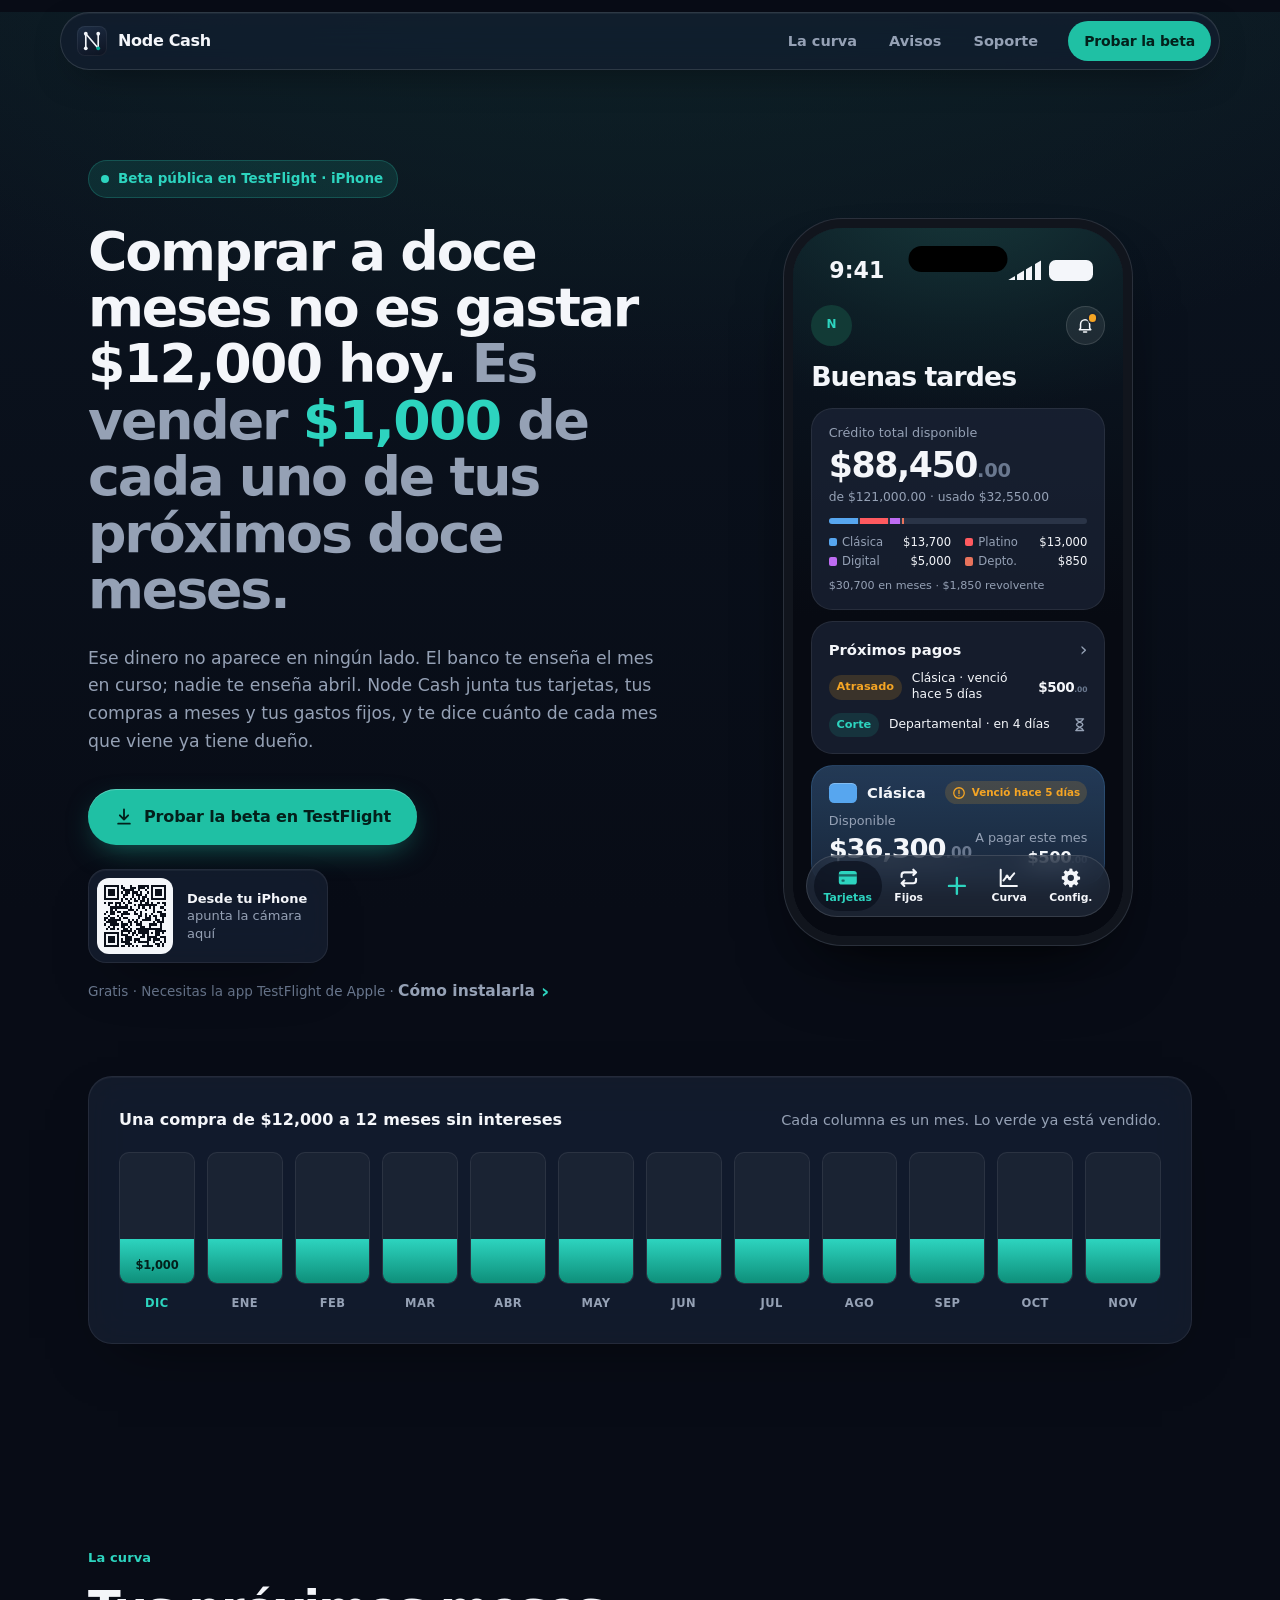
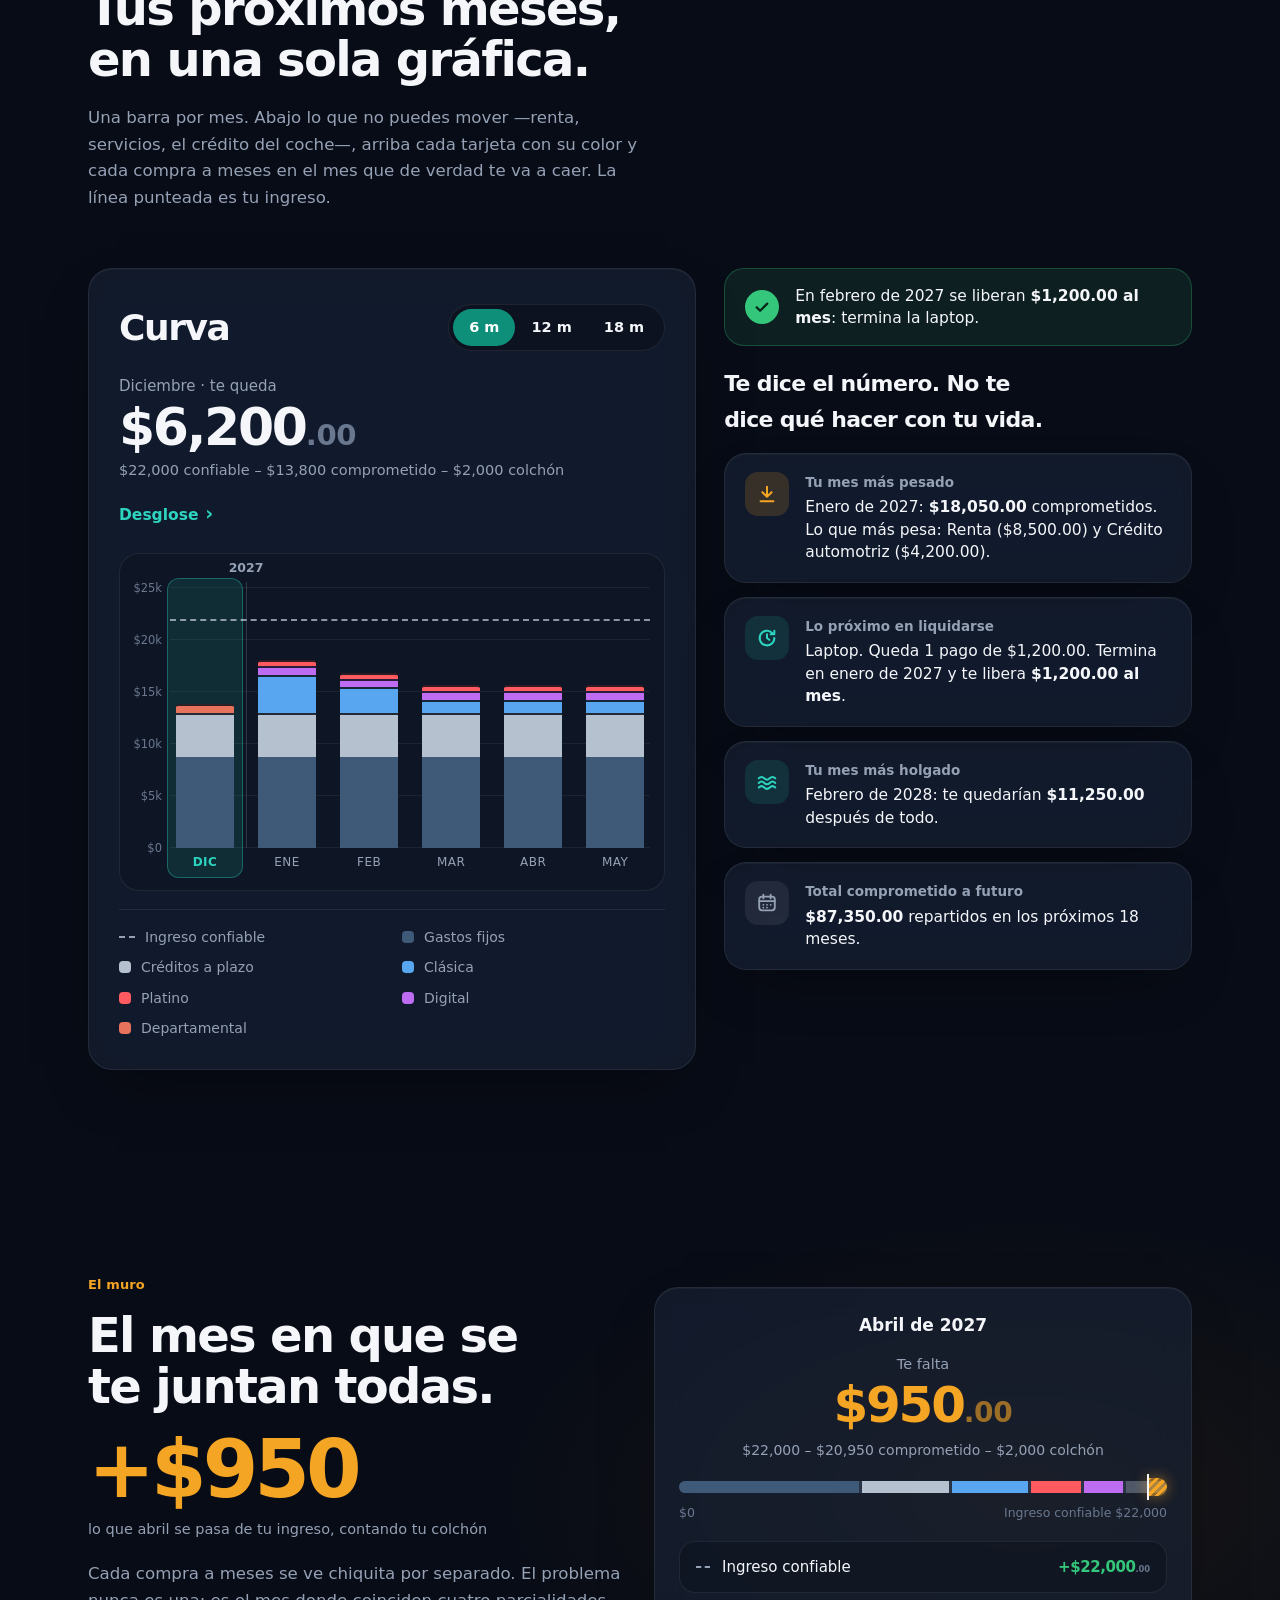
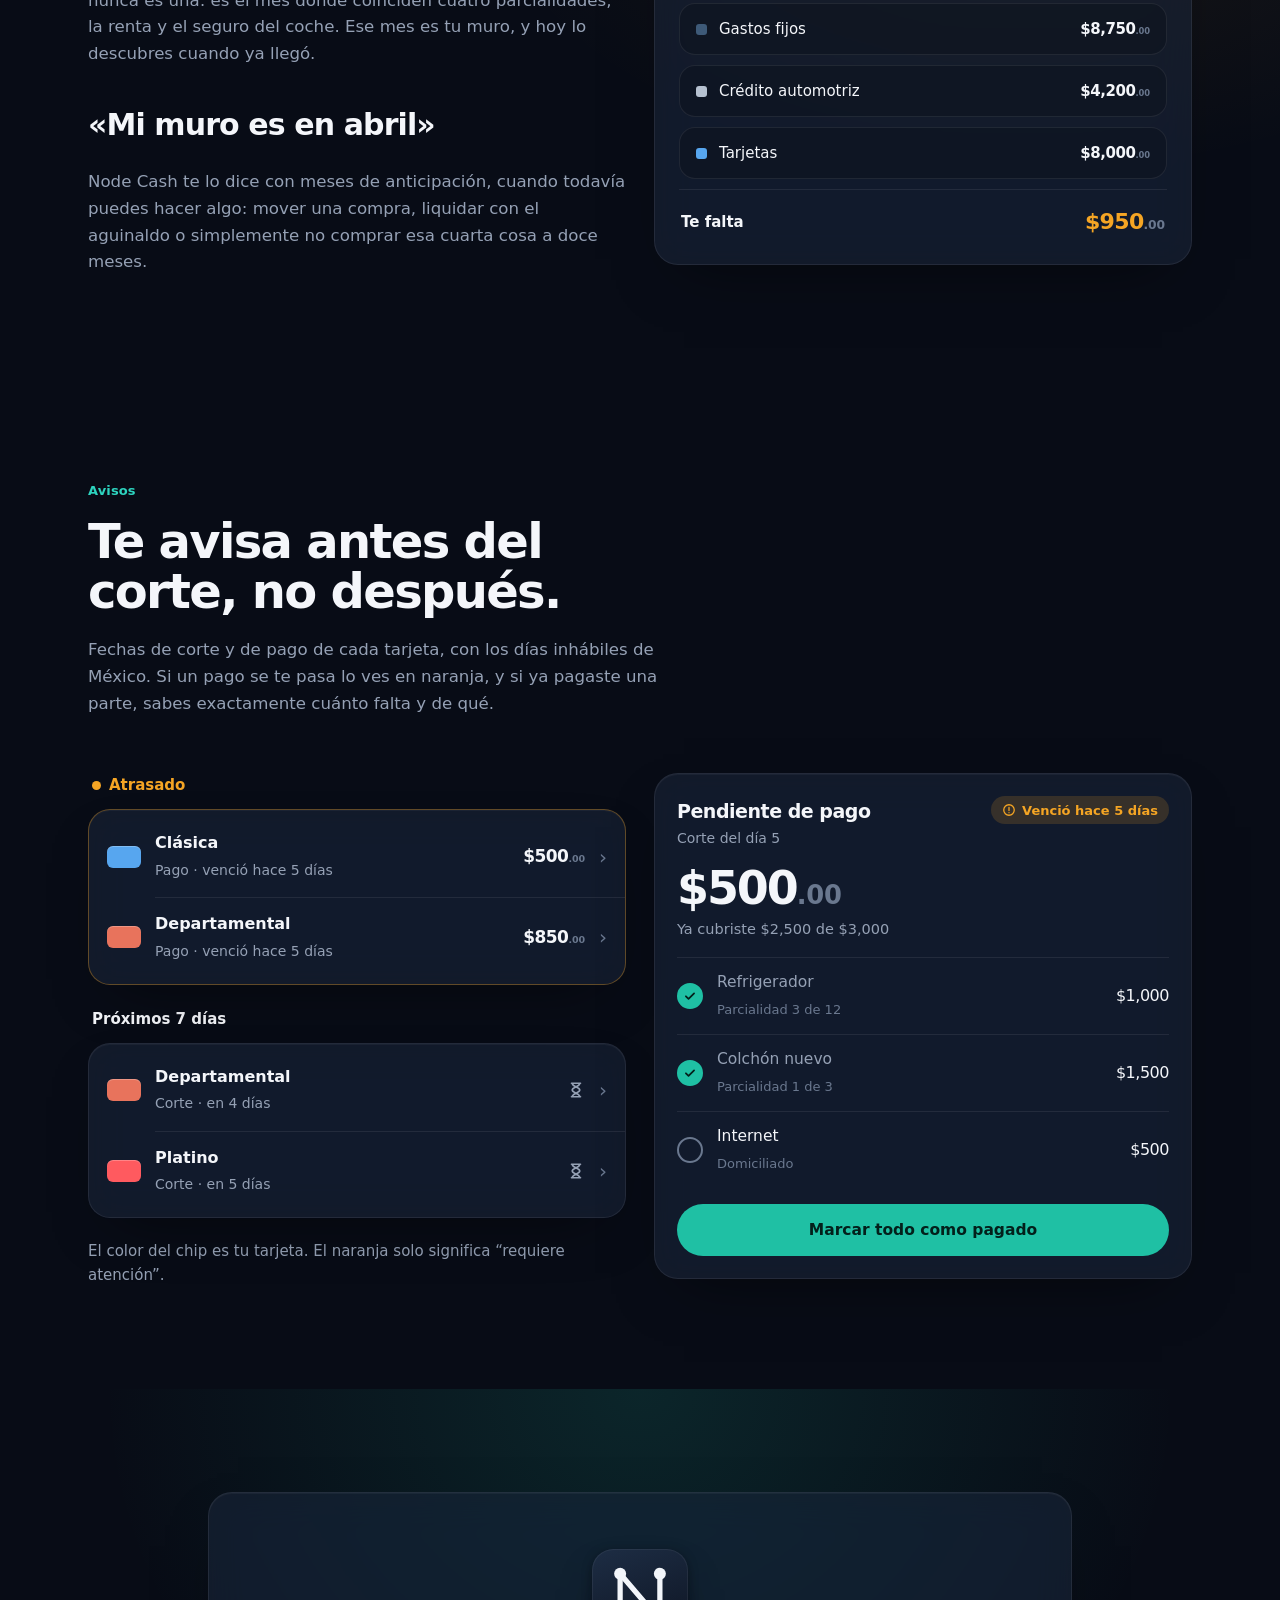
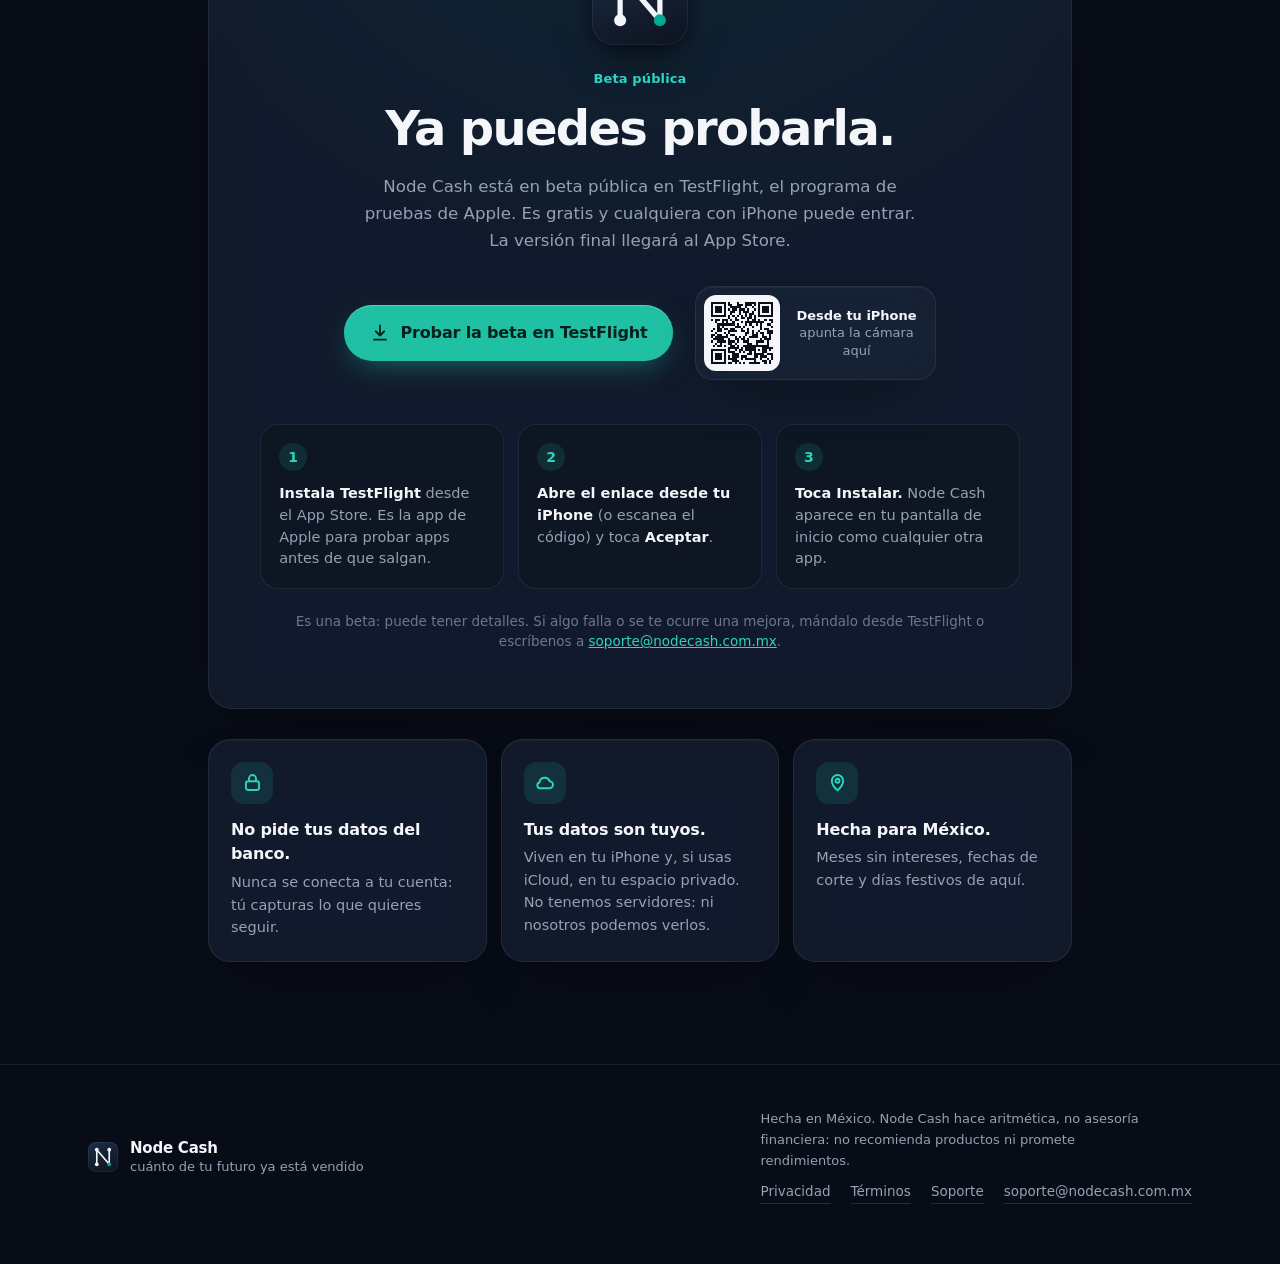
<file: index.html>
<!doctype html>
<html lang="es-MX">
<head>
<meta charset="utf-8">
<meta name="viewport" content="width=device-width, initial-scale=1, viewport-fit=cover">
<title>Node Cash — cuánto de tu futuro ya está vendido</title>
<meta name="description" content="Comprar a 12 meses sin intereses no es gastar $12,000 hoy: es vender $1,000 de cada uno de los próximos doce meses. Node Cash te enseña cuáles de tus meses ya están vendidos. Beta pública en TestFlight.">
<meta name="color-scheme" content="dark">
<meta name="theme-color" content="#0B1420">

<meta property="og:title" content="Node Cash — cuánto de tu futuro ya está vendido">
<meta property="og:description" content="Tus tarjetas, tus meses sin intereses y tus gastos fijos en una sola curva. Ya puedes probar la beta en TestFlight.">
<meta property="og:type" content="website">
<meta property="og:locale" content="es_MX">
<meta name="twitter:card" content="summary_large_image">

<link rel="icon" href="assets/img/marca.svg" type="image/svg+xml">
<link rel="apple-touch-icon" href="assets/img/marca.svg">
<link rel="stylesheet" href="assets/css/estilo.css">
<script>document.documentElement.classList.add('js')</script>
</head>
<body>

<!--
  Enlace de la beta pública en TestFlight: https://testflight.apple.com/join/rabx4By2
  Aparece en los enlaces con [data-testflight] (header, hero y sección #beta) y en el QR.
  Cuando la app salga en el App Store, cambia esos href y regenera el QR.
-->

<!-- El símbolo y los íconos viven una sola vez y se reusan. -->
<svg width="0" height="0" class="defs" aria-hidden="true" focusable="false">
  <symbol id="marca" viewBox="0 0 1024 1024">
    <path d="M300,264 L 300,760" fill="none" stroke="var(--linea)" stroke-width="56" stroke-linecap="round"/>
    <path d="M300,264 L 724,760" fill="none" stroke="var(--linea)" stroke-width="56" stroke-linecap="round"/>
    <path d="M724,264 L 724,760" fill="none" stroke="var(--linea)" stroke-width="56" stroke-linecap="round"/>
    <circle cx="300" cy="264" r="64" fill="var(--linea)"/>
    <circle cx="300" cy="760" r="64" fill="var(--linea)"/>
    <circle cx="724" cy="264" r="64" fill="var(--linea)"/>
    <circle cx="724" cy="760" r="64" fill="var(--nodo)"/>
  </symbol>
  <symbol id="i-descarga" viewBox="0 0 24 24" fill="none" stroke="currentColor" stroke-width="2.2" stroke-linecap="round" stroke-linejoin="round"><path d="M12 3v12m0 0 5-5m-5 5-5-5M5 20h14"/></symbol>
  <symbol id="i-check" viewBox="0 0 24 24" fill="none" stroke="currentColor" stroke-width="3" stroke-linecap="round" stroke-linejoin="round"><path d="m5 12.5 4.5 4.5L19 7.5"/></symbol>
  <symbol id="i-alerta" viewBox="0 0 24 24" fill="none" stroke="currentColor" stroke-width="2.2" stroke-linecap="round"><circle cx="12" cy="12" r="9"/><path d="M12 7.5v5.5M12 16.5v.01"/></symbol>
  <symbol id="i-reloj" viewBox="0 0 24 24" fill="none" stroke="currentColor" stroke-width="2.2" stroke-linecap="round" stroke-linejoin="round"><path d="M6 3h12M6 21h12M7 3c0 5 10 5 10 9s-10 4-10 9M17 3c0 5-10 5-10 9s10 4 10 9"/></symbol>
  <symbol id="i-campana" viewBox="0 0 24 24" fill="none" stroke="currentColor" stroke-width="2" stroke-linecap="round" stroke-linejoin="round"><path d="M6 16V11a6 6 0 0 1 12 0v5l1.5 2h-15zM10 21h4"/></symbol>
  <symbol id="i-tarjeta" viewBox="0 0 24 24"><rect x="2" y="4.5" width="20" height="15" rx="3.2" fill="currentColor"/><rect x="2" y="8" width="20" height="2.6" fill="#0A101C" opacity=".55"/><rect x="5" y="14" width="3.5" height="2.4" rx=".8" fill="#0A101C" opacity=".55"/></symbol>
  <symbol id="i-fijos" viewBox="0 0 24 24" fill="none" stroke="currentColor" stroke-width="2.4" stroke-linecap="round" stroke-linejoin="round"><path d="M17 3l3 3-3 3M4 11V9a3 3 0 0 1 3-3h13M7 21l-3-3 3-3M20 13v2a3 3 0 0 1-3 3H4"/></symbol>
  <symbol id="i-mas" viewBox="0 0 24 24" fill="none" stroke="currentColor" stroke-width="2.4" stroke-linecap="round"><path d="M12 4v16M4 12h16"/></symbol>
  <symbol id="i-curva" viewBox="0 0 24 24" fill="none" stroke="currentColor" stroke-width="2.2" stroke-linecap="round" stroke-linejoin="round"><path d="M3 3v18h18M6 15l4-5 3 3 5-6"/><circle cx="10" cy="10" r=".6"/><circle cx="13" cy="13" r=".6"/></symbol>
  <symbol id="i-config" viewBox="0 0 24 24"><path fill="currentColor" d="M13.6 2l.5 2.6 1.8.8 2.2-1.5 2.3 2.3-1.5 2.2.8 1.8 2.6.5v3.2l-2.6.5-.8 1.8 1.5 2.2-2.3 2.3-2.2-1.5-1.8.8-.5 2.6h-3.2l-.5-2.6-1.8-.8-2.2 1.5-2.3-2.3 1.5-2.2-.8-1.8L2 13.6v-3.2l2.6-.5.8-1.8-1.5-2.2 2.3-2.3 2.2 1.5 1.8-.8.5-2.6zM12 8.5a3.5 3.5 0 1 0 0 7 3.5 3.5 0 0 0 0-7z"/></symbol>
  <symbol id="i-abajo" viewBox="0 0 24 24" fill="none" stroke="currentColor" stroke-width="2.2" stroke-linecap="round" stroke-linejoin="round"><path d="M12 4v11m0 0 5-5m-5 5-5-5M5 20h14"/></symbol>
  <symbol id="i-cronometro" viewBox="0 0 24 24" fill="none" stroke="currentColor" stroke-width="2.2" stroke-linecap="round" stroke-linejoin="round"><path d="M20 12a8 8 0 1 1-2.3-5.6M20 4v4h-4M12 8v4l2.5 2"/></symbol>
  <symbol id="i-olas" viewBox="0 0 24 24" fill="none" stroke="currentColor" stroke-width="2.2" stroke-linecap="round" stroke-linejoin="round"><path d="M3 8c2-2 4-2 6 0s4 2 6 0 4-2 6 0M3 13c2-2 4-2 6 0s4 2 6 0 4-2 6 0M3 18c2-2 4-2 6 0s4 2 6 0 4-2 6 0"/></symbol>
  <symbol id="i-calendario" viewBox="0 0 24 24" fill="none" stroke="currentColor" stroke-width="2" stroke-linecap="round"><rect x="3.5" y="5" width="17" height="15" rx="3"/><path d="M3.5 10h17M8 3v4M16 3v4M8 14h.01M12 14h.01M16 14h.01M8 17h.01M12 17h.01"/></symbol>
  <symbol id="i-candado" viewBox="0 0 24 24" fill="none" stroke="currentColor" stroke-width="2.2" stroke-linecap="round" stroke-linejoin="round"><rect x="4.5" y="10.5" width="15" height="10" rx="2.5"/><path d="M8 10.5V7.5a4 4 0 0 1 8 0v3"/></symbol>
  <symbol id="i-nube" viewBox="0 0 24 24" fill="none" stroke="currentColor" stroke-width="2.2" stroke-linecap="round" stroke-linejoin="round"><path d="M7 18.5h10.5a4 4 0 0 0 .4-8 6 6 0 0 0-11.6 1.5A3.3 3.3 0 0 0 7 18.5z"/></symbol>
  <symbol id="i-pin" viewBox="0 0 24 24" fill="none" stroke="currentColor" stroke-width="2.2" stroke-linecap="round" stroke-linejoin="round"><path d="M12 21s-6.5-5.6-6.5-11a6.5 6.5 0 0 1 13 0c0 5.4-6.5 11-6.5 11z"/><circle cx="12" cy="10" r="2.3"/></symbol>
</svg>

<a class="saltar" href="#inicio">Saltar al contenido</a>

<header class="barra">
  <div class="barra-in">
    <a class="barra-marca" href="#inicio">
      <span class="ficha ficha--nav"><svg viewBox="0 0 1024 1024" aria-hidden="true"><use href="#marca"/></svg></span>
      <span>Node&nbsp;Cash</span>
    </a>
    <nav class="barra-nav" aria-label="Secciones">
      <a href="#curva">La curva</a>
      <a href="#avisos">Avisos</a>
      <a href="soporte.html">Soporte</a>
    </nav>
    <a class="boton boton--chico" href="https://testflight.apple.com/join/rabx4By2" data-testflight>Probar la beta</a>
  </div>
</header>

<main id="inicio">

  <!-- ═══ HERO ═══════════════════════════════════════════════ -->
  <section class="banda banda--hero">
    <div class="contenido">
      <div class="hero">
        <div>
          <a class="estado" href="#beta"><span class="estado-punto"></span>Beta pública en TestFlight · iPhone</a>

          <h1 class="titular">
            Comprar a doce meses no es gastar <span class="monto">$12,000</span> hoy.
            <span class="titular-eco">Es vender <span class="monto">$1,000</span> de cada uno de tus próximos doce meses.</span>
          </h1>

          <p class="entrada">
            Ese dinero no aparece en ningún lado. El banco te enseña el mes en curso; nadie te enseña
            <span data-mes="4" data-formato="largo">marzo</span>. Node Cash junta tus tarjetas, tus compras a meses y tus gastos fijos, y te dice
            cuánto de cada mes que viene ya tiene dueño.
          </p>

          <div class="acciones">
            <a class="boton" href="https://testflight.apple.com/join/rabx4By2" data-testflight>
              <svg aria-hidden="true"><use href="#i-descarga"/></svg>Probar la beta en TestFlight
            </a>
            <div class="qr vidrio" aria-hidden="true">
              <span class="qr-codigo"><svg viewBox="0 0 29 29"><path stroke="#0A0F1A" d="M0 0.5h7m1 0h1m3 0h1m3 0h5m1 0h7m-29 1h1m5 0h1m1 0h2m2 0h3m1 0h3m1 0h1m1 0h1m5 0h1m-29 1h1m1 0h3m1 0h1m2 0h5m2 0h1m2 0h1m2 0h1m1 0h3m1 0h1m-29 1h1m1 0h3m1 0h1m1 0h1m1 0h2m1 0h3m1 0h1m2 0h1m1 0h1m1 0h3m1 0h1m-29 1h1m1 0h3m1 0h1m2 0h2m2 0h1m1 0h3m1 0h1m2 0h1m1 0h3m1 0h1m-29 1h1m5 0h1m2 0h1m3 0h1m2 0h1m1 0h2m2 0h1m5 0h1m-29 1h7m1 0h1m1 0h1m1 0h1m1 0h1m1 0h1m1 0h1m1 0h1m1 0h7m-21 1h1m2 0h1m2 0h2m1 0h2m1 0h1m-21 1h1m1 0h2m1 0h3m1 0h1m1 0h2m4 0h1m1 0h2m1 0h1m2 0h1m1 0h2m-27 1h1m2 0h1m1 0h1m2 0h1m3 0h1m1 0h9m3 0h1m-26 1h8m1 0h1m3 0h1m1 0h1m2 0h1m1 0h1m2 0h2m-25 1h1m1 0h1m5 0h3m1 0h1m3 0h1m3 0h1m4 0h1m-28 1h1m1 0h2m1 0h2m1 0h2m3 0h1m2 0h1m5 0h1m1 0h2m-27 1h1m2 0h2m3 0h4m2 0h2m1 0h1m1 0h1m2 0h1m3 0h3m-27 1h1m3 0h1m1 0h1m7 0h2m1 0h1m1 0h1m1 0h2m1 0h3m-29 1h2m1 0h2m2 0h1m1 0h2m5 0h1m2 0h3m2 0h1m2 0h1m-28 1h1m1 0h6m3 0h1m1 0h1m1 0h1m2 0h4m2 0h2m1 0h1m-27 1h5m2 0h1m2 0h2m1 0h2m1 0h1m5 0h1m1 0h3m-28 1h1m2 0h4m1 0h3m1 0h1m2 0h3m3 0h4m1 0h1m-25 1h1m1 0h1m3 0h2m1 0h1m5 0h2m2 0h1m4 0h1m-26 1h1m1 0h2m1 0h1m2 0h2m1 0h1m2 0h12m-19 1h5m1 0h1m1 0h5m3 0h5m-29 1h7m1 0h1m2 0h1m1 0h2m1 0h5m1 0h1m1 0h2m1 0h1m-28 1h1m5 0h1m1 0h3m2 0h1m1 0h1m2 0h1m1 0h1m3 0h2m-26 1h1m1 0h3m1 0h1m3 0h3m4 0h2m1 0h5m1 0h3m-29 1h1m1 0h3m1 0h1m1 0h1m1 0h3m1 0h3m3 0h2m1 0h3m2 0h1m-29 1h1m1 0h3m1 0h1m1 0h4m2 0h1m1 0h5m2 0h1m2 0h1m1 0h1m-29 1h1m5 0h1m3 0h3m7 0h1m3 0h2m1 0h1m-28 1h7m1 0h2m1 0h1m1 0h1m1 0h1m2 0h5m2 0h1m1 0h1"/></svg></span>
              <span class="qr-txt"><b>Desde tu iPhone</b>apunta la cámara aquí</span>
            </div>
          </div>
          <p class="acciones-nota">Gratis · Necesitas la app TestFlight de Apple · <a class="enlace-quieto" href="#beta">Cómo instalarla</a></p>
        </div>

        <!-- Pantalla Tarjetas, recreada con datos de ejemplo. -->
        <div class="tel-marco" aria-hidden="true">
          <div class="tel">
            <span class="tel-isla"></span>
            <div class="tel-estado"><span>9:41</span><i><b class="senal"></b><b class="bat"></b></i></div>
            <div class="tel-pantalla">
              <div class="tel-arriba">
                <span class="tel-avatar">N</span>
                <span class="tel-campana"><svg><use href="#i-campana"/></svg></span>
              </div>
              <p class="tel-saludo" data-saludo>Buenas noches</p>

              <div class="tel-card">
                <p class="tel-etq">Crédito total disponible</p>
                <p class="tel-grande monto">$88,450<small>.00</small></p>
                <p class="tel-sub">de $121,000.00 · usado $32,550.00</p>
                <div class="tel-barra">
                  <i style="width:11.3%; background:var(--c-azul)"></i>
                  <i style="width:10.7%; background:var(--c-rojo)"></i>
                  <i style="width:4.1%; background:var(--c-morado)"></i>
                  <i style="width:.9%; background:var(--c-coral)"></i>
                </div>
                <div class="tel-leyenda">
                  <span style="--c:var(--c-azul)">Clásica <b>$13,700</b></span>
                  <span style="--c:var(--c-rojo)">Platino <b>$13,000</b></span>
                  <span style="--c:var(--c-morado)">Digital <b>$5,000</b></span>
                  <span style="--c:var(--c-coral)">Depto. <b>$850</b></span>
                </div>
                <p class="tel-pie">$30,700 en meses · $1,850 revolvente</p>
              </div>

              <div class="tel-card">
                <p class="tel-fila-tit">Próximos pagos</p>
                <div class="tel-pago">
                  <span class="chip chip--ambar">Atrasado</span>
                  <p>Clásica · venció hace 5 días</p>
                  <span class="monto">$500<small>.00</small></span>
                </div>
                <div class="tel-pago">
                  <span class="chip chip--teal">Corte</span>
                  <p>Departamental · en 4 días</p>
                  <svg class="tel-reloj"><use href="#i-reloj"/></svg>
                </div>
              </div>

              <div class="tel-card tel-tarjeta">
                <p class="tel-tarjeta-tit"><span class="color-tarjeta ct-azul"></span>Clásica<span class="chip chip--ambar"><svg><use href="#i-alerta"/></svg>Venció hace 5 días</span></p>
                <div class="tel-dos">
                  <div><p class="tel-etq">Disponible</p><p class="tel-grande monto">$36,300<small>.00</small></p></div>
                  <div><p class="tel-etq">A pagar este mes</p><p class="monto">$500<small>.00</small></p></div>
                </div>
              </div>
            </div>

            <div class="tel-tabs">
              <span class="tel-tab tel-tab--activa"><svg><use href="#i-tarjeta"/></svg>Tarjetas</span>
              <span class="tel-tab"><svg><use href="#i-fijos"/></svg>Fijos</span>
              <span class="tel-tab tel-tab--mas"><svg><use href="#i-mas"/></svg></span>
              <span class="tel-tab"><svg><use href="#i-curva"/></svg>Curva</span>
              <span class="tel-tab"><svg><use href="#i-config"/></svg>Config.</span>
            </div>
          </div>
        </div>
      </div>

      <!-- La tira de doce meses: el momento de la página. -->
      <div class="tira vidrio" role="img" aria-label="Doce columnas, una por mes, cada una con mil pesos ya comprometidos">
        <div class="tira-cabeza">
          <b>Una compra de $12,000 a 12 meses sin intereses</b>
          <p>Cada columna es un mes. Lo verde ya está vendido.</p>
        </div>
        <div class="tira-meses">
          <div class="mes" style="--i:0"><span class="mes-barra"><span class="mes-lleno"></span><span class="mes-monto">$1,000</span></span><span class="mes-nombre" data-mes="0" data-formato="corto">nov</span></div>
          <div class="mes" style="--i:1"><span class="mes-barra"><span class="mes-lleno"></span></span><span class="mes-nombre" data-mes="1" data-formato="corto">dic</span></div>
          <div class="mes" style="--i:2"><span class="mes-barra"><span class="mes-lleno"></span></span><span class="mes-nombre" data-mes="2" data-formato="corto">ene</span></div>
          <div class="mes" style="--i:3"><span class="mes-barra"><span class="mes-lleno"></span></span><span class="mes-nombre" data-mes="3" data-formato="corto">feb</span></div>
          <div class="mes" style="--i:4"><span class="mes-barra"><span class="mes-lleno"></span></span><span class="mes-nombre" data-mes="4" data-formato="corto">mar</span></div>
          <div class="mes" style="--i:5"><span class="mes-barra"><span class="mes-lleno"></span></span><span class="mes-nombre" data-mes="5" data-formato="corto">abr</span></div>
          <div class="mes" style="--i:6"><span class="mes-barra"><span class="mes-lleno"></span></span><span class="mes-nombre" data-mes="6" data-formato="corto">may</span></div>
          <div class="mes" style="--i:7"><span class="mes-barra"><span class="mes-lleno"></span></span><span class="mes-nombre" data-mes="7" data-formato="corto">jun</span></div>
          <div class="mes" style="--i:8"><span class="mes-barra"><span class="mes-lleno"></span></span><span class="mes-nombre" data-mes="8" data-formato="corto">jul</span></div>
          <div class="mes" style="--i:9"><span class="mes-barra"><span class="mes-lleno"></span></span><span class="mes-nombre" data-mes="9" data-formato="corto">ago</span></div>
          <div class="mes" style="--i:10"><span class="mes-barra"><span class="mes-lleno"></span></span><span class="mes-nombre" data-mes="10" data-formato="corto">sep</span></div>
          <div class="mes" style="--i:11"><span class="mes-barra"><span class="mes-lleno"></span></span><span class="mes-nombre" data-mes="11" data-formato="corto">oct</span></div>
        </div>
      </div>
    </div>
  </section>

  <!-- ═══ LA CURVA ═══════════════════════════════════════════ -->
  <section class="banda" id="curva">
    <div class="contenido">
      <div class="cabeza">
        <p class="ceja ceja--acento">La curva</p>
        <h2 class="titulo">Tus próximos meses, en una sola gráfica.</h2>
        <p class="parrafo">
          Una barra por mes. Abajo lo que no puedes mover —renta, servicios, el crédito del coche—,
          arriba cada tarjeta con su color y cada compra a meses en el mes que de verdad te va a caer.
          La línea punteada es tu ingreso.
        </p>
      </div>

      <div class="dos">
        <!-- Pantalla Curva, recreada con datos de ejemplo. -->
        <div class="curva vidrio" data-revelar>
          <div class="curva-arriba">
            <h3>Curva</h3>
            <div class="segmentos" role="group" aria-label="Meses a mostrar">
              <button type="button" data-rango="6" aria-pressed="true">6 m</button>
              <button type="button" data-rango="12" aria-pressed="false">12 m</button>
              <button type="button" data-rango="18" aria-pressed="false">18 m</button>
            </div>
          </div>

          <div class="curva-queda">
            <div>
              <p class="tel-etq"><span data-mes="0" data-formato="Largo">Noviembre</span> · te queda</p>
              <span class="monto monto--grande">$6,200<small>.00</small></span>
              <p class="tel-sub">$22,000 confiable – $13,800 comprometido – $2,000 colchón</p>
            </div>
            <span class="desglose" aria-hidden="true">Desglose</span>
          </div>

          <div class="cv" data-rango="6" role="img" aria-label="Gráfica de barras apiladas: el mes actual compromete $13,800 de un ingreso confiable de $22,000; el siguiente mes es el más pesado con $18,050; al liquidarse el crédito del coche el compromiso baja a $8,750 al mes.">
            <div class="cv-guias" aria-hidden="true">
              <span style="bottom:0" data-v="$0"></span>
              <span style="bottom:20%" data-v="$5k"></span>
              <span style="bottom:40%" data-v="$10k"></span>
              <span style="bottom:60%" data-v="$15k"></span>
              <span style="bottom:80%" data-v="$20k"></span>
              <span style="bottom:100%" data-v="$25k"></span>
            </div>
            <div class="cv-cols" aria-hidden="true">
            <div class="cv-col actual" style="--i:0"><span class="cv-pila"><i class="cv-s cv-fijos" style="height:35.00%"></i><i class="cv-s cv-plazo" style="height:16.80%"></i><i class="cv-s cv-coral" style="height:3.40%"></i></span><span class="cv-et" data-mes="0" data-formato="corto">nov</span></div>
            <div class="cv-col" style="--i:1"><span class="cv-pila"><i class="cv-s cv-fijos" style="height:35.00%"></i><i class="cv-s cv-plazo" style="height:16.80%"></i><i class="cv-s cv-azul" style="height:14.80%"></i><i class="cv-s cv-morado" style="height:3.20%"></i><i class="cv-s cv-rojo" style="height:2.40%"></i></span><span class="cv-et" data-mes="1" data-formato="corto">dic</span></div>
            <div class="cv-col cv-enero" style="--i:2" data-anio="2027"><span class="cv-pila"><i class="cv-s cv-fijos" style="height:35.00%"></i><i class="cv-s cv-plazo" style="height:16.80%"></i><i class="cv-s cv-azul" style="height:10.00%"></i><i class="cv-s cv-morado" style="height:3.20%"></i><i class="cv-s cv-rojo" style="height:2.40%"></i></span><span class="cv-et" data-mes="2" data-formato="corto">ene</span></div>
            <div class="cv-col" style="--i:3"><span class="cv-pila"><i class="cv-s cv-fijos" style="height:35.00%"></i><i class="cv-s cv-plazo" style="height:16.80%"></i><i class="cv-s cv-azul" style="height:5.20%"></i><i class="cv-s cv-morado" style="height:3.20%"></i><i class="cv-s cv-rojo" style="height:2.40%"></i></span><span class="cv-et" data-mes="3" data-formato="corto">feb</span></div>
            <div class="cv-col" style="--i:4"><span class="cv-pila"><i class="cv-s cv-fijos" style="height:35.00%"></i><i class="cv-s cv-plazo" style="height:16.80%"></i><i class="cv-s cv-azul" style="height:5.20%"></i><i class="cv-s cv-morado" style="height:3.20%"></i><i class="cv-s cv-rojo" style="height:2.40%"></i></span><span class="cv-et" data-mes="4" data-formato="corto">mar</span></div>
            <div class="cv-col" style="--i:5"><span class="cv-pila"><i class="cv-s cv-fijos" style="height:35.00%"></i><i class="cv-s cv-plazo" style="height:16.80%"></i><i class="cv-s cv-azul" style="height:5.20%"></i><i class="cv-s cv-morado" style="height:3.20%"></i><i class="cv-s cv-rojo" style="height:2.40%"></i></span><span class="cv-et" data-mes="5" data-formato="corto">abr</span></div>
            <div class="cv-col" style="--i:6"><span class="cv-pila"><i class="cv-s cv-fijos" style="height:35.00%"></i><i class="cv-s cv-plazo" style="height:16.80%"></i><i class="cv-s cv-azul" style="height:4.00%"></i><i class="cv-s cv-morado" style="height:3.20%"></i><i class="cv-s cv-rojo" style="height:2.40%"></i></span><span class="cv-et" data-mes="6" data-formato="corto">may</span></div>
            <div class="cv-col" style="--i:7"><span class="cv-pila"><i class="cv-s cv-fijos" style="height:35.00%"></i><i class="cv-s cv-plazo" style="height:16.80%"></i><i class="cv-s cv-azul" style="height:4.00%"></i><i class="cv-s cv-morado" style="height:3.20%"></i><i class="cv-s cv-rojo" style="height:2.40%"></i></span><span class="cv-et" data-mes="7" data-formato="corto">jun</span></div>
            <div class="cv-col" style="--i:8"><span class="cv-pila"><i class="cv-s cv-fijos" style="height:35.00%"></i><i class="cv-s cv-plazo" style="height:16.80%"></i><i class="cv-s cv-azul" style="height:4.00%"></i><i class="cv-s cv-rojo" style="height:2.40%"></i></span><span class="cv-et" data-mes="8" data-formato="corto">jul</span></div>
            <div class="cv-col" style="--i:9"><span class="cv-pila"><i class="cv-s cv-fijos" style="height:35.00%"></i><i class="cv-s cv-plazo" style="height:16.80%"></i><i class="cv-s cv-azul" style="height:4.00%"></i><i class="cv-s cv-rojo" style="height:2.40%"></i></span><span class="cv-et" data-mes="9" data-formato="corto">ago</span></div>
            <div class="cv-col" style="--i:10"><span class="cv-pila"><i class="cv-s cv-fijos" style="height:35.00%"></i><i class="cv-s cv-plazo" style="height:16.80%"></i><i class="cv-s cv-azul" style="height:4.00%"></i><i class="cv-s cv-rojo" style="height:2.40%"></i></span><span class="cv-et" data-mes="10" data-formato="corto">sep</span></div>
            <div class="cv-col" style="--i:11"><span class="cv-pila"><i class="cv-s cv-fijos" style="height:35.00%"></i><i class="cv-s cv-plazo" style="height:16.80%"></i><i class="cv-s cv-azul" style="height:4.00%"></i></span><span class="cv-et" data-mes="11" data-formato="corto">oct</span></div>
            <div class="cv-col" style="--i:12"><span class="cv-pila"><i class="cv-s cv-fijos" style="height:35.00%"></i><i class="cv-s cv-plazo" style="height:16.80%"></i></span><span class="cv-et" data-mes="12" data-formato="corto">nov</span></div>
            <div class="cv-col" style="--i:13"><span class="cv-pila"><i class="cv-s cv-fijos" style="height:35.00%"></i><i class="cv-s cv-plazo" style="height:16.80%"></i></span><span class="cv-et" data-mes="13" data-formato="corto">dic</span></div>
            <div class="cv-col cv-enero" style="--i:14" data-anio="2028"><span class="cv-pila"><i class="cv-s cv-fijos" style="height:35.00%"></i></span><span class="cv-et" data-mes="14" data-formato="corto">ene</span></div>
            <div class="cv-col" style="--i:15"><span class="cv-pila"><i class="cv-s cv-fijos" style="height:35.00%"></i></span><span class="cv-et" data-mes="15" data-formato="corto">feb</span></div>
            <div class="cv-col" style="--i:16"><span class="cv-pila"><i class="cv-s cv-fijos" style="height:35.00%"></i></span><span class="cv-et" data-mes="16" data-formato="corto">mar</span></div>
            <div class="cv-col" style="--i:17"><span class="cv-pila"><i class="cv-s cv-fijos" style="height:35.00%"></i></span><span class="cv-et" data-mes="17" data-formato="corto">abr</span></div>
            </div>
            <span class="cv-ingreso" aria-hidden="true"></span>
          </div>

          <ul class="cv-leyenda" aria-label="Leyenda">
            <li class="raya">Ingreso confiable</li>
            <li style="--c:var(--c-fijos)">Gastos fijos</li>
            <li style="--c:var(--c-plazo)">Créditos a plazo</li>
            <li style="--c:var(--c-azul)">Clásica</li>
            <li style="--c:var(--c-rojo)">Platino</li>
            <li style="--c:var(--c-morado)">Digital</li>
            <li style="--c:var(--c-coral)">Departamental</li>
          </ul>
        </div>

        <!-- Resumen: así habla la app. -->
        <div class="resumen" data-revelar>
          <div class="aviso-ok">
            <span class="icono"><svg aria-hidden="true"><use href="#i-check"/></svg></span>
            <p>En <span data-mes="2" data-formato="largo-anio">enero de 2027</span> se liberan <b>$1,200.00 al mes</b>: termina la laptop.</p>
          </div>

          <h3 class="resumen-tit">Te dice el número. No te dice qué hacer con tu vida.</h3>

          <div class="dato vidrio">
            <span class="tile tile--ambar"><svg aria-hidden="true"><use href="#i-abajo"/></svg></span>
            <div>
              <h4>Tu mes más pesado</h4>
              <p><span data-mes="1" data-formato="Largo-anio">Diciembre de 2026</span>: <b>$18,050.00</b> comprometidos. Lo que más pesa: Renta ($8,500.00) y Crédito automotriz ($4,200.00).</p>
            </div>
          </div>
          <div class="dato vidrio">
            <span class="tile tile--teal"><svg aria-hidden="true"><use href="#i-cronometro"/></svg></span>
            <div>
              <h4>Lo próximo en liquidarse</h4>
              <p>Laptop. Queda 1 pago de $1,200.00. Termina en <span data-mes="1" data-formato="largo-anio">diciembre de 2026</span> y te libera <b>$1,200.00 al mes</b>.</p>
            </div>
          </div>
          <div class="dato vidrio">
            <span class="tile tile--teal"><svg aria-hidden="true"><use href="#i-olas"/></svg></span>
            <div>
              <h4>Tu mes más holgado</h4>
              <p><span data-mes="14" data-formato="Largo-anio">Enero de 2028</span>: te quedarían <b>$11,250.00</b> después de todo.</p>
            </div>
          </div>
          <div class="dato vidrio">
            <span class="tile tile--gris"><svg aria-hidden="true"><use href="#i-calendario"/></svg></span>
            <div>
              <h4>Total comprometido a futuro</h4>
              <p><b>$87,350.00</b> repartidos en los próximos 18 meses.</p>
            </div>
          </div>
        </div>
      </div>
    </div>
  </section>

  <!-- ═══ EL MURO ════════════════════════════════════════════ -->
  <section class="banda banda--muro" id="muro">
    <div class="contenido">
      <div class="dos dos--parejo" style="margin-top:0; align-items:center">
        <div>
          <p class="ceja ceja--alerta">El muro</p>
          <h2 class="titulo">El mes en que se te juntan todas.</h2>
          <span class="cifra-muro monto">+$950</span>
          <p class="cifra-pie">lo que <span data-mes="4" data-formato="largo">marzo</span> se pasa de tu ingreso, contando tu colchón</p>
          <p class="parrafo">
            Cada compra a meses se ve chiquita por separado. El problema nunca es una: es el mes donde
            coinciden cuatro parcialidades, la renta y el seguro del coche. Ese mes es tu muro, y hoy
            lo descubres cuando ya llegó.
          </p>
          <p class="frase-comunidad">«Mi muro es en <span data-mes="4" data-formato="largo">marzo</span>»</p>
          <p class="parrafo">
            Node Cash te lo dice con meses de anticipación, cuando todavía puedes hacer algo: mover una
            compra, liquidar con el aguinaldo o simplemente no comprar esa cuarta cosa a doce meses.
          </p>
        </div>

        <!-- Desglose de un mes que rebasa, recreado con datos de ejemplo. -->
        <div class="desglose-card vidrio" data-revelar aria-hidden="true">
          <p class="tit"><span data-mes="4" data-formato="Largo-anio">Marzo de 2027</span></p>
          <p class="queda">Te falta<span class="monto">$950<small>.00</small></span></p>
          <p class="formula">$22,000 – $20,950 comprometido – $2,000 colchón</p>
          <div class="barra-desglose">
            <div class="tel-barra">
              <i style="width:38.1%; background:var(--c-fijos)"></i>
              <i style="width:18.3%; background:var(--c-plazo)"></i>
              <i style="width:16.1%; background:var(--c-azul)"></i>
              <i style="width:10.5%; background:var(--c-rojo)"></i>
              <i style="width:8.3%; background:var(--c-morado)"></i>
              <i style="width:8.7%; background:rgba(255,255,255,.18)"></i>
            </div>
            <span class="pasado"></span>
            <span class="marca-ingreso"></span>
          </div>
          <div class="barra-desglose-pie"><span>$0</span><span>Ingreso confiable $22,000</span></div>
          <div class="renglones">
            <div class="renglon raya"><span>Ingreso confiable</span><b class="monto verde">+$22,000<small>.00</small></b></div>
            <div class="renglon" style="--c:var(--c-fijos)"><span>Gastos fijos</span><b class="monto">$8,750<small>.00</small></b></div>
            <div class="renglon" style="--c:var(--c-plazo)"><span>Crédito automotriz</span><b class="monto">$4,200<small>.00</small></b></div>
            <div class="renglon" style="--c:var(--c-azul)"><span>Tarjetas</span><b class="monto">$8,000<small>.00</small></b></div>
            <div class="renglon total"><span>Te falta</span><b class="monto">$950<small>.00</small></b></div>
          </div>
        </div>
      </div>
    </div>
  </section>

  <!-- ═══ AVISOS ═════════════════════════════════════════════ -->
  <section class="banda" id="avisos">
    <div class="contenido">
      <div class="cabeza">
        <p class="ceja ceja--acento">Avisos</p>
        <h2 class="titulo">Te avisa antes del corte, no después.</h2>
        <p class="parrafo">
          Fechas de corte y de pago de cada tarjeta, con los días inhábiles de México. Si un pago se te
          pasa lo ves en naranja, y si ya pagaste una parte, sabes exactamente cuánto falta y de qué.
        </p>
      </div>

      <div class="dos dos--parejo" aria-hidden="true">
        <!-- Pantalla Avisos, recreada con datos de ejemplo. -->
        <div class="pila-avisos" data-revelar>
          <div>
            <p class="lista-grupo lista-grupo--ambar">Atrasado</p>
            <div class="lista vidrio lista--alerta">
              <div class="fila">
                <span class="color-tarjeta ct-azul"></span>
                <div class="fila-txt"><b>Clásica</b><span>Pago · venció hace 5 días</span></div>
                <span class="monto">$500<small>.00</small></span><span class="fila-flecha">›</span>
              </div>
              <div class="fila">
                <span class="color-tarjeta ct-coral"></span>
                <div class="fila-txt"><b>Departamental</b><span>Pago · venció hace 5 días</span></div>
                <span class="monto">$850<small>.00</small></span><span class="fila-flecha">›</span>
              </div>
            </div>
          </div>
          <div>
            <p class="lista-grupo">Próximos 7 días</p>
            <div class="lista vidrio">
              <div class="fila">
                <span class="color-tarjeta ct-coral"></span>
                <div class="fila-txt"><b>Departamental</b><span>Corte · en 4 días</span></div>
                <svg><use href="#i-reloj"/></svg><span class="fila-flecha">›</span>
              </div>
              <div class="fila">
                <span class="color-tarjeta ct-rojo"></span>
                <div class="fila-txt"><b>Platino</b><span>Corte · en 5 días</span></div>
                <svg><use href="#i-reloj"/></svg><span class="fila-flecha">›</span>
              </div>
            </div>
          </div>
          <p class="parrafo-chico">El color del chip es tu tarjeta. El naranja solo significa “requiere atención”.</p>
        </div>

        <!-- Detalle de tarjeta: pendiente de pago. -->
        <div class="pendiente vidrio" data-revelar>
          <div class="pendiente-arriba">
            <div><h3>Pendiente de pago</h3><p>Corte del día 5</p></div>
            <span class="chip chip--ambar"><svg><use href="#i-alerta"/></svg>Venció hace 5 días</span>
          </div>
          <span class="monto monto--grande">$500<small>.00</small></span>
          <p class="pendiente-sub">Ya cubriste $2,500 de $3,000</p>
          <ul class="checklist">
            <li class="hecho"><span class="check check--ok"><svg><use href="#i-check"/></svg></span><div><b>Refrigerador</b><span>Parcialidad 3 de 12</span></div><span class="monto">$1,000</span></li>
            <li class="hecho"><span class="check check--ok"><svg><use href="#i-check"/></svg></span><div><b>Colchón nuevo</b><span>Parcialidad 1 de 3</span></div><span class="monto">$1,500</span></li>
            <li><span class="check"></span><div><b>Internet</b><span>Domiciliado</span></div><span class="monto">$500</span></li>
          </ul>
          <p class="boton-falso">Marcar todo como pagado</p>
        </div>
      </div>
    </div>
  </section>

  <!-- ═══ BETA ═══════════════════════════════════════════════
       Mientras la app esté en TestFlight, este bloque invita a la beta.
       Cuando salga en el App Store, se vuelve el botón oficial de descarga. -->
  <section class="banda banda--beta" id="beta">
    <div class="contenido contenido--angosto" style="max-width:920px">
      <div class="beta vidrio">
        <span class="ficha ficha--grande sombra"><svg viewBox="0 0 1024 1024" aria-hidden="true"><use href="#marca"/></svg></span>
        <p class="ceja ceja--acento">Beta pública</p>
        <h2 class="titulo">Ya puedes probarla.</h2>
        <p class="parrafo">
          Node Cash está en beta pública en TestFlight, el programa de pruebas de Apple. Es gratis y
          cualquiera con iPhone puede entrar. La versión final llegará al App Store.
        </p>

        <div class="beta-cta">
          <a class="boton" href="https://testflight.apple.com/join/rabx4By2" data-testflight>
            <svg aria-hidden="true"><use href="#i-descarga"/></svg>Probar la beta en TestFlight
          </a>
          <div class="qr vidrio" aria-hidden="true">
            <span class="qr-codigo"><svg viewBox="0 0 29 29"><path stroke="#0A0F1A" d="M0 0.5h7m1 0h1m3 0h1m3 0h5m1 0h7m-29 1h1m5 0h1m1 0h2m2 0h3m1 0h3m1 0h1m1 0h1m5 0h1m-29 1h1m1 0h3m1 0h1m2 0h5m2 0h1m2 0h1m2 0h1m1 0h3m1 0h1m-29 1h1m1 0h3m1 0h1m1 0h1m1 0h2m1 0h3m1 0h1m2 0h1m1 0h1m1 0h3m1 0h1m-29 1h1m1 0h3m1 0h1m2 0h2m2 0h1m1 0h3m1 0h1m2 0h1m1 0h3m1 0h1m-29 1h1m5 0h1m2 0h1m3 0h1m2 0h1m1 0h2m2 0h1m5 0h1m-29 1h7m1 0h1m1 0h1m1 0h1m1 0h1m1 0h1m1 0h1m1 0h1m1 0h7m-21 1h1m2 0h1m2 0h2m1 0h2m1 0h1m-21 1h1m1 0h2m1 0h3m1 0h1m1 0h2m4 0h1m1 0h2m1 0h1m2 0h1m1 0h2m-27 1h1m2 0h1m1 0h1m2 0h1m3 0h1m1 0h9m3 0h1m-26 1h8m1 0h1m3 0h1m1 0h1m2 0h1m1 0h1m2 0h2m-25 1h1m1 0h1m5 0h3m1 0h1m3 0h1m3 0h1m4 0h1m-28 1h1m1 0h2m1 0h2m1 0h2m3 0h1m2 0h1m5 0h1m1 0h2m-27 1h1m2 0h2m3 0h4m2 0h2m1 0h1m1 0h1m2 0h1m3 0h3m-27 1h1m3 0h1m1 0h1m7 0h2m1 0h1m1 0h1m1 0h2m1 0h3m-29 1h2m1 0h2m2 0h1m1 0h2m5 0h1m2 0h3m2 0h1m2 0h1m-28 1h1m1 0h6m3 0h1m1 0h1m1 0h1m2 0h4m2 0h2m1 0h1m-27 1h5m2 0h1m2 0h2m1 0h2m1 0h1m5 0h1m1 0h3m-28 1h1m2 0h4m1 0h3m1 0h1m2 0h3m3 0h4m1 0h1m-25 1h1m1 0h1m3 0h2m1 0h1m5 0h2m2 0h1m4 0h1m-26 1h1m1 0h2m1 0h1m2 0h2m1 0h1m2 0h12m-19 1h5m1 0h1m1 0h5m3 0h5m-29 1h7m1 0h1m2 0h1m1 0h2m1 0h5m1 0h1m1 0h2m1 0h1m-28 1h1m5 0h1m1 0h3m2 0h1m1 0h1m2 0h1m1 0h1m3 0h2m-26 1h1m1 0h3m1 0h1m3 0h3m4 0h2m1 0h5m1 0h3m-29 1h1m1 0h3m1 0h1m1 0h1m1 0h3m1 0h3m3 0h2m1 0h3m2 0h1m-29 1h1m1 0h3m1 0h1m1 0h4m2 0h1m1 0h5m2 0h1m2 0h1m1 0h1m-29 1h1m5 0h1m3 0h3m7 0h1m3 0h2m1 0h1m-28 1h7m1 0h2m1 0h1m1 0h1m1 0h1m2 0h5m2 0h1m1 0h1"/></svg></span>
            <span class="qr-txt"><b>Desde tu iPhone</b>apunta la cámara aquí</span>
          </div>
        </div>

        <ol class="pasos">
          <li><b>Instala TestFlight</b> desde el App Store. Es la app de Apple para probar apps antes de que salgan.</li>
          <li><b>Abre el enlace desde tu iPhone</b> (o escanea el código) y toca <b>Aceptar</b>.</li>
          <li><b>Toca Instalar.</b> Node Cash aparece en tu pantalla de inicio como cualquier otra app.</li>
        </ol>

        <p class="beta-nota">
          Es una beta: puede tener detalles. Si algo falla o se te ocurre una mejora, mándalo desde
          TestFlight o escríbenos a <a href="mailto:soporte@nodecash.com.mx">soporte@nodecash.com.mx</a>.
        </p>
      </div>

      <ul class="promesas">
        <li class="vidrio"><span class="tile"><svg aria-hidden="true"><use href="#i-candado"/></svg></span><b>No pide tus datos del banco.</b>Nunca se conecta a tu cuenta: tú capturas lo que quieres seguir.</li>
        <li class="vidrio"><span class="tile"><svg aria-hidden="true"><use href="#i-nube"/></svg></span><b>Tus datos son tuyos.</b>Viven en tu iPhone y, si usas iCloud, en tu espacio privado. No tenemos servidores: ni nosotros podemos verlos.</li>
        <li class="vidrio"><span class="tile"><svg aria-hidden="true"><use href="#i-pin"/></svg></span><b>Hecha para México.</b>Meses sin intereses, fechas de corte y días festivos de aquí.</li>
      </ul>
    </div>
  </section>

</main>

<footer class="pie">
  <div class="contenido pie-in">
    <div class="pie-marca">
      <span class="ficha ficha--nav"><svg viewBox="0 0 1024 1024" aria-hidden="true"><use href="#marca"/></svg></span>
      <div>
        <b>Node Cash</b>
        <span>cuánto de tu futuro ya está vendido</span>
      </div>
    </div>
    <div>
      <p class="pie-nota">
        Hecha en México. Node Cash hace aritmética, no asesoría financiera: no recomienda productos
        ni promete rendimientos.
      </p>
      <nav class="pie-enlaces" aria-label="Legal">
        <a href="privacidad.html">Privacidad</a>
        <a href="terminos.html">Términos</a>
        <a href="soporte.html">Soporte</a>
        <a href="mailto:soporte@nodecash.com.mx">soporte@nodecash.com.mx</a>
      </nav>
    </div>
  </div>
</footer>

<script src="assets/js/pagina.js" defer></script>
</body>
</html>
</file>
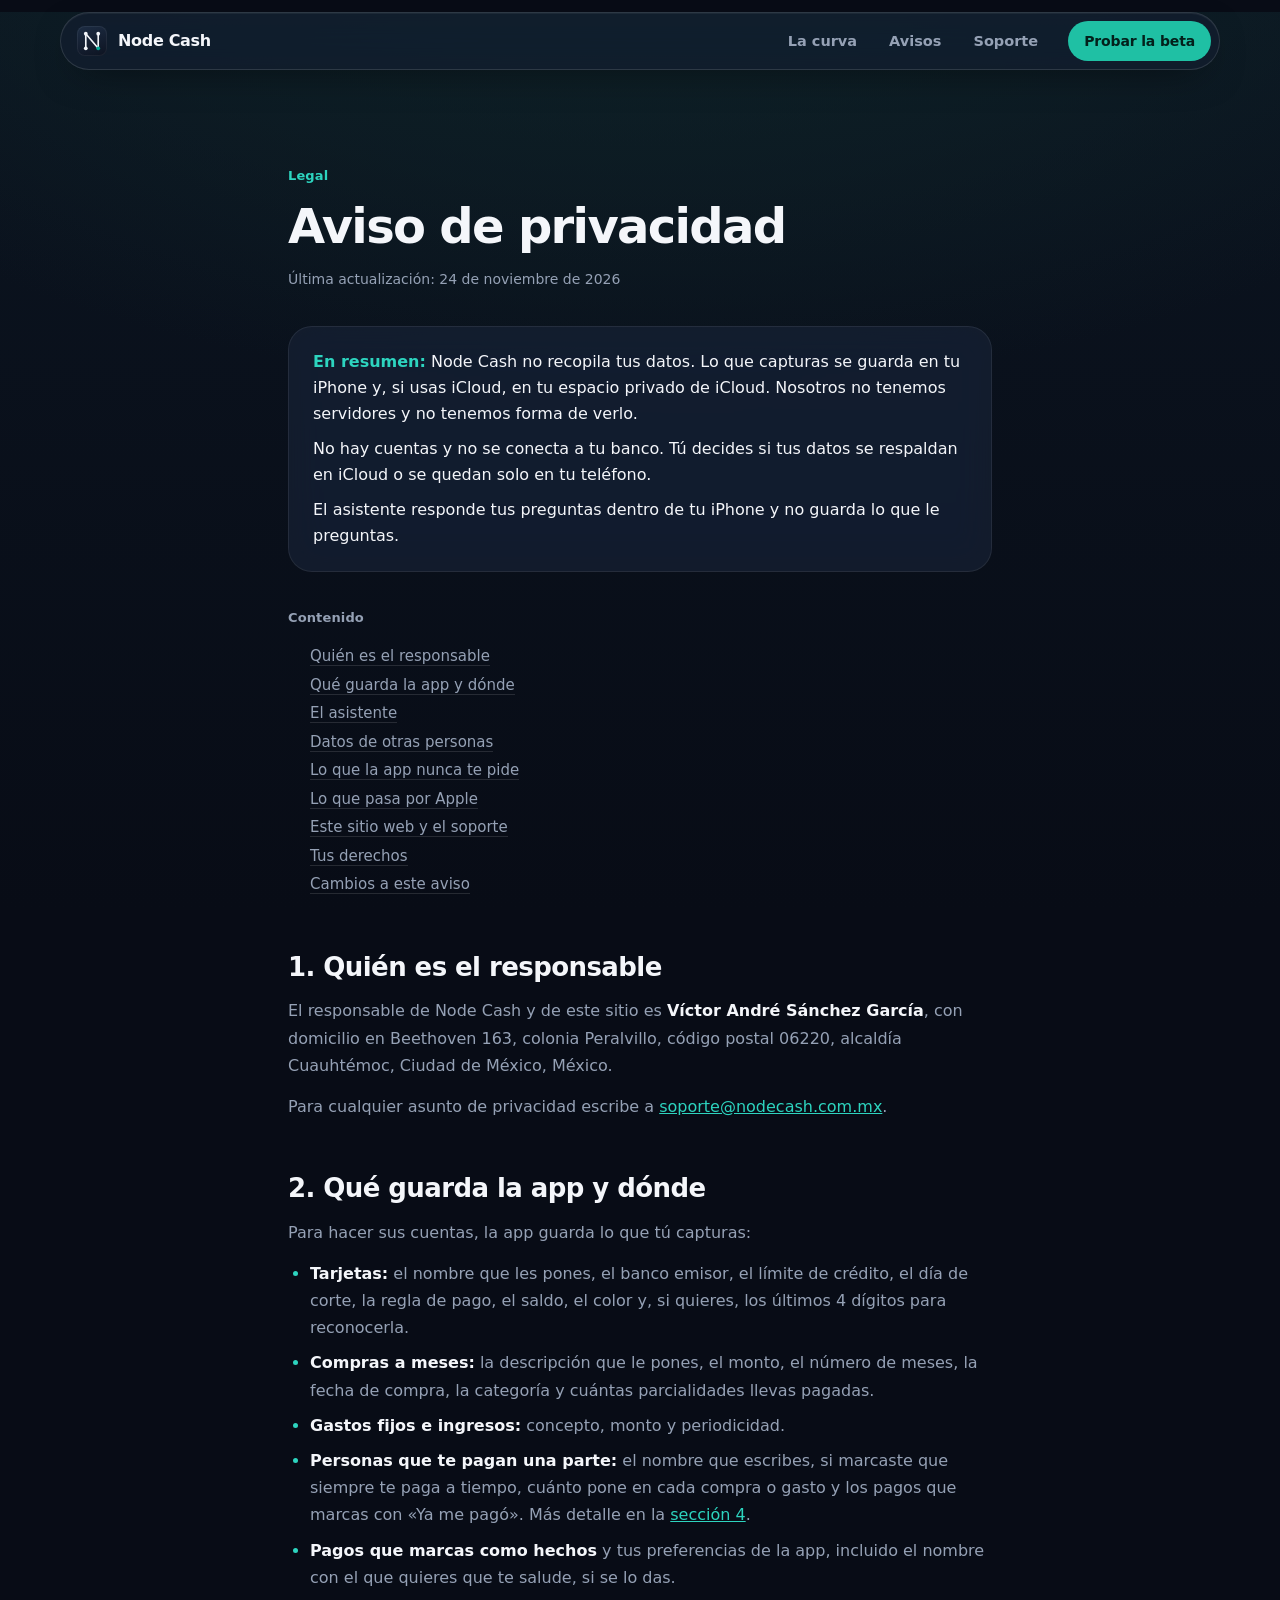
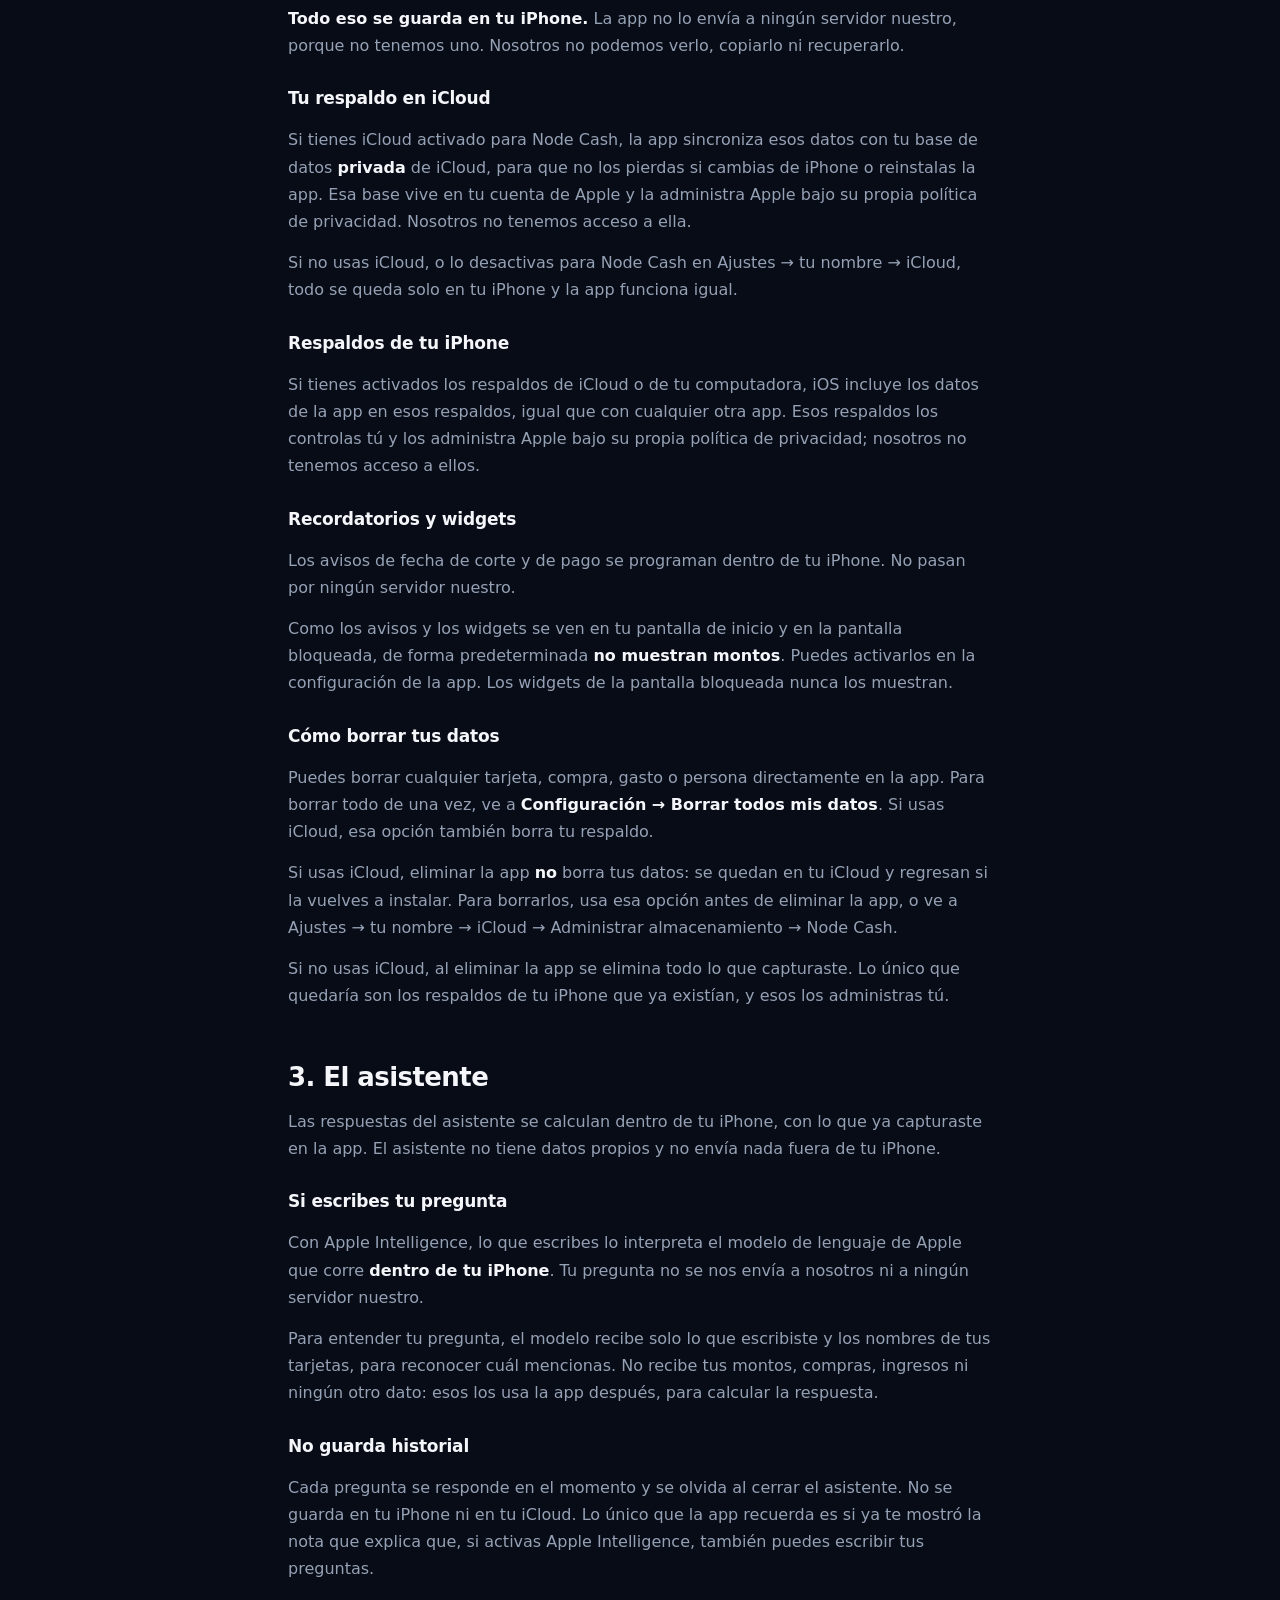
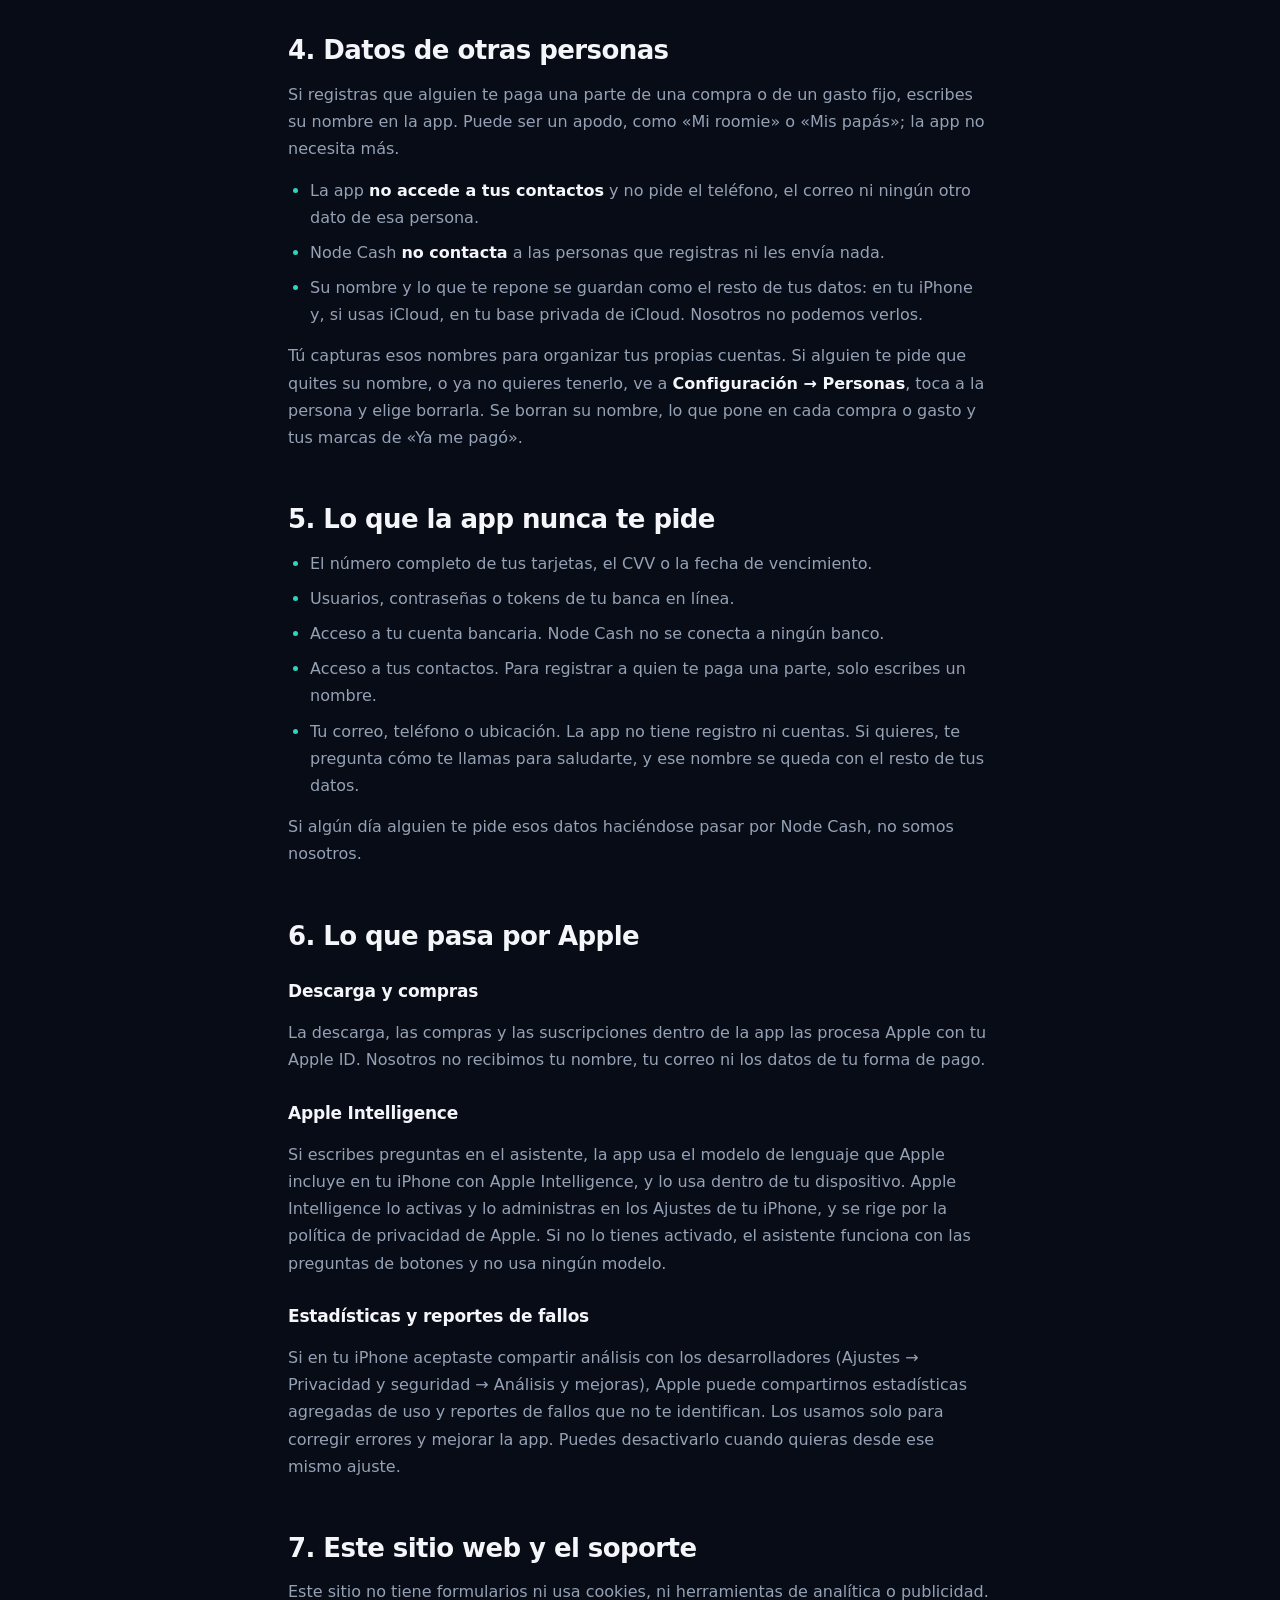
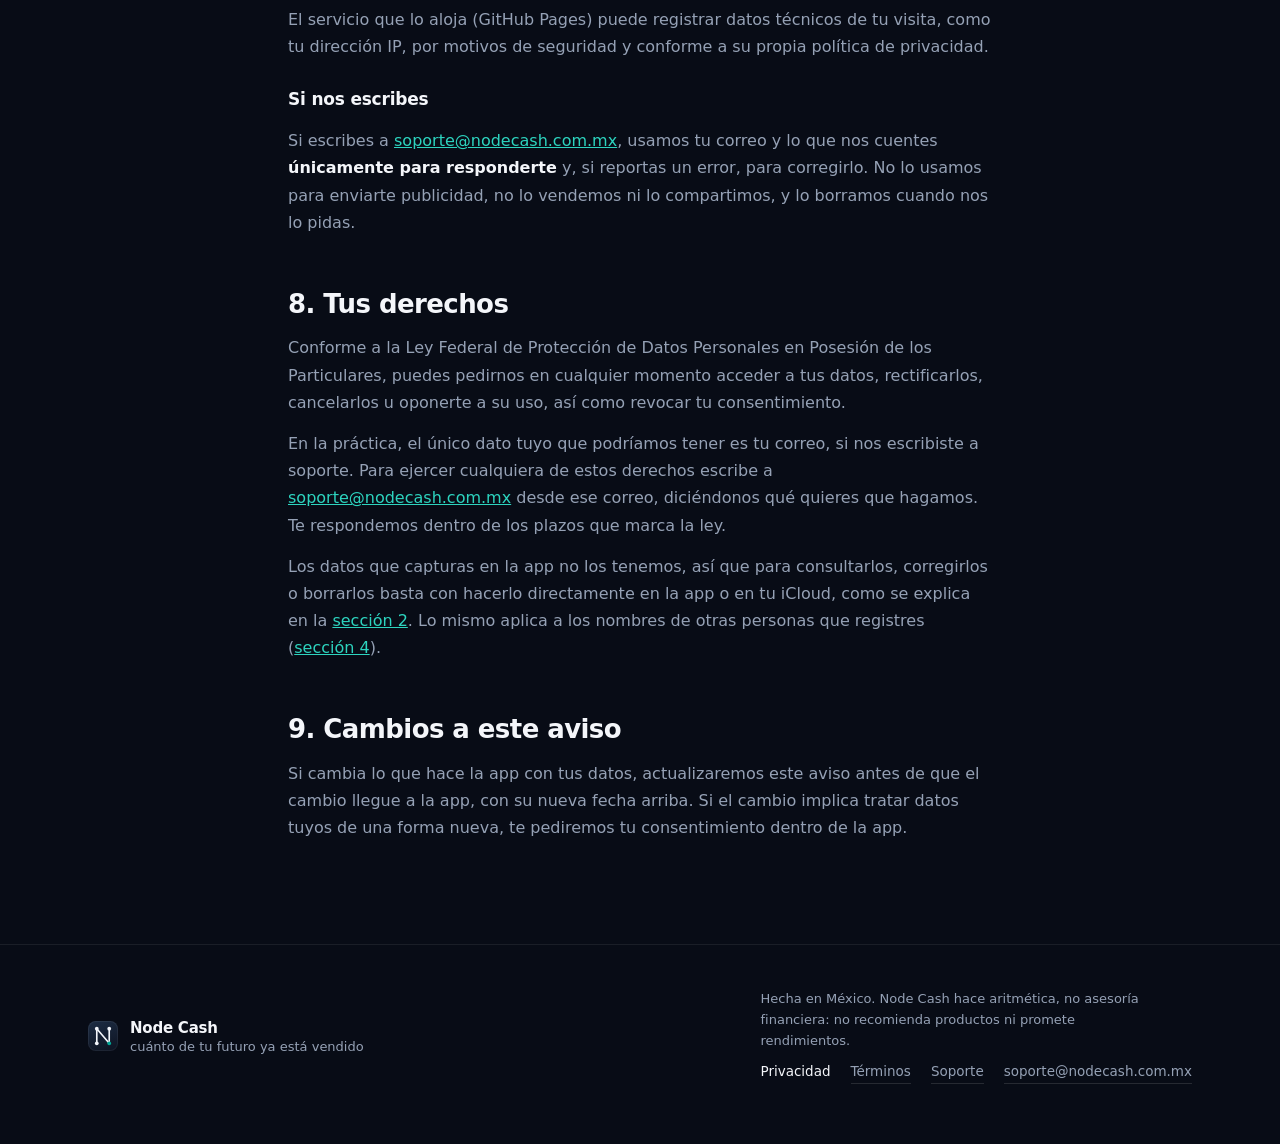
<file: privacidad.html>
<!doctype html>
<html lang="es-MX">
<head>
<meta charset="utf-8">
<meta name="viewport" content="width=device-width, initial-scale=1">
<title>Aviso de privacidad · Node Cash</title>
<meta name="description" content="Node Cash no recopila tus datos: lo que capturas vive en tu iPhone y, si usas iCloud, en tu espacio privado de iCloud. Aquí está, completo, qué guarda la app, dónde y quién puede verlo.">
<meta name="color-scheme" content="dark">
<meta name="theme-color" content="#0B1420">

<link rel="icon" href="assets/img/marca.svg" type="image/svg+xml">
<link rel="apple-touch-icon" href="assets/img/marca.svg">
<link rel="stylesheet" href="assets/css/estilo.css">
<link rel="stylesheet" href="assets/css/legal.css">
</head>
<body>

<svg width="0" height="0" class="defs" aria-hidden="true" focusable="false">
  <symbol id="marca" viewBox="0 0 1024 1024">
    <path d="M300,264 L 300,760" fill="none" stroke="var(--linea)" stroke-width="56" stroke-linecap="round"/>
    <path d="M300,264 L 724,760" fill="none" stroke="var(--linea)" stroke-width="56" stroke-linecap="round"/>
    <path d="M724,264 L 724,760" fill="none" stroke="var(--linea)" stroke-width="56" stroke-linecap="round"/>
    <circle cx="300" cy="264" r="64" fill="var(--linea)"/>
    <circle cx="300" cy="760" r="64" fill="var(--linea)"/>
    <circle cx="724" cy="264" r="64" fill="var(--linea)"/>
    <circle cx="724" cy="760" r="64" fill="var(--nodo)"/>
  </symbol>
</svg>

<a class="saltar" href="#documento">Saltar al contenido</a>

<header class="barra">
  <div class="barra-in">
    <a class="barra-marca" href="./">
      <span class="ficha ficha--nav"><svg viewBox="0 0 1024 1024" aria-hidden="true"><use href="#marca"/></svg></span>
      <span>Node&nbsp;Cash</span>
    </a>
    <nav class="barra-nav" aria-label="Secciones">
      <a href="./#curva">La curva</a>
      <a href="./#avisos">Avisos</a>
      <a href="soporte.html">Soporte</a>
    </nav>
    <a class="boton boton--chico" href="https://testflight.apple.com/join/rabx4By2" data-testflight>Probar la beta</a>
  </div>
</header>

<main class="legal" id="documento">
  <div class="contenido">
    <p class="ceja ceja--acento">Legal</p>
    <h1 class="titulo">Aviso de privacidad</h1>
    <p class="legal-fecha">Última actualización: 24 de noviembre de 2026</p>

    <div class="legal-resumen">
      <p><b>En resumen:</b> Node Cash no recopila tus datos. Lo que capturas se guarda en tu iPhone y, si usas iCloud, en tu espacio privado de iCloud. Nosotros no tenemos servidores y no tenemos forma de verlo.</p>
      <p>No hay cuentas y no se conecta a tu banco. Tú decides si tus datos se respaldan en iCloud o se quedan solo en tu teléfono.</p>
      <p>El asistente responde tus preguntas dentro de tu iPhone y no guarda lo que le preguntas.</p>
    </div>

    <nav class="legal-indice" aria-label="Contenido">
      <p class="ceja">Contenido</p>
      <ol>
        <li><a href="#responsable">Quién es el responsable</a></li>
        <li><a href="#app">Qué guarda la app y dónde</a></li>
        <li><a href="#asistente">El asistente</a></li>
        <li><a href="#personas">Datos de otras personas</a></li>
        <li><a href="#no-pedimos">Lo que la app nunca te pide</a></li>
        <li><a href="#apple">Lo que pasa por Apple</a></li>
        <li><a href="#sitio">Este sitio web y el soporte</a></li>
        <li><a href="#derechos">Tus derechos</a></li>
        <li><a href="#cambios">Cambios a este aviso</a></li>
      </ol>
    </nav>

    <section class="legal-seccion" id="responsable">
      <h2>1. Quién es el responsable</h2>
      <p>
        El responsable de Node Cash y de este sitio es <b>Víctor André Sánchez García</b>, con domicilio en
        Beethoven 163, colonia Peralvillo, código postal 06220, alcaldía Cuauhtémoc, Ciudad de México,
        México.
      </p>
      <p>
        Para cualquier asunto de privacidad escribe a
        <a href="mailto:soporte@nodecash.com.mx">soporte@nodecash.com.mx</a>.
      </p>
    </section>

    <section class="legal-seccion" id="app">
      <h2>2. Qué guarda la app y dónde</h2>
      <p>Para hacer sus cuentas, la app guarda lo que tú capturas:</p>
      <ul>
        <li><b>Tarjetas:</b> el nombre que les pones, el banco emisor, el límite de crédito, el día de corte, la regla de pago, el saldo, el color y, si quieres, los últimos 4 dígitos para reconocerla.</li>
        <li><b>Compras a meses:</b> la descripción que le pones, el monto, el número de meses, la fecha de compra, la categoría y cuántas parcialidades llevas pagadas.</li>
        <li><b>Gastos fijos e ingresos:</b> concepto, monto y periodicidad.</li>
        <li><b>Personas que te pagan una parte:</b> el nombre que escribes, si marcaste que siempre te paga a tiempo, cuánto pone en cada compra o gasto y los pagos que marcas con «Ya me pagó». Más detalle en la <a href="#personas">sección 4</a>.</li>
        <li><b>Pagos que marcas como hechos</b> y tus preferencias de la app, incluido el nombre con el que quieres que te salude, si se lo das.</li>
      </ul>
      <p>
        <b>Todo eso se guarda en tu iPhone.</b> La app no lo envía a ningún servidor nuestro, porque no
        tenemos uno. Nosotros no podemos verlo, copiarlo ni recuperarlo.
      </p>
      <h3>Tu respaldo en iCloud</h3>
      <p>
        Si tienes iCloud activado para Node Cash, la app sincroniza esos datos con tu base de datos
        <b>privada</b> de iCloud, para que no los pierdas si cambias de iPhone o reinstalas la app. Esa base
        vive en tu cuenta de Apple y la administra Apple bajo su propia política de privacidad. Nosotros no
        tenemos acceso a ella.
      </p>
      <p>
        Si no usas iCloud, o lo desactivas para Node Cash en Ajustes → tu nombre → iCloud, todo se queda
        solo en tu iPhone y la app funciona igual.
      </p>
      <h3>Respaldos de tu iPhone</h3>
      <p>
        Si tienes activados los respaldos de iCloud o de tu computadora, iOS incluye los datos de la app
        en esos respaldos, igual que con cualquier otra app. Esos respaldos los controlas tú y los
        administra Apple bajo su propia política de privacidad; nosotros no tenemos acceso a ellos.
      </p>
      <h3>Recordatorios y widgets</h3>
      <p>
        Los avisos de fecha de corte y de pago se programan dentro de tu iPhone. No pasan por ningún
        servidor nuestro.
      </p>
      <p>
        Como los avisos y los widgets se ven en tu pantalla de inicio y en la pantalla bloqueada, de forma
        predeterminada <b>no muestran montos</b>. Puedes activarlos en la configuración de la app. Los
        widgets de la pantalla bloqueada nunca los muestran.
      </p>
      <h3>Cómo borrar tus datos</h3>
      <p>
        Puedes borrar cualquier tarjeta, compra, gasto o persona directamente en la app. Para borrar todo de una
        vez, ve a <b>Configuración → Borrar todos mis datos</b>. Si usas iCloud, esa opción también borra tu
        respaldo.
      </p>
      <p>
        Si usas iCloud, eliminar la app <b>no</b> borra tus datos: se quedan en tu iCloud y regresan si la
        vuelves a instalar. Para borrarlos, usa esa opción antes de eliminar la app, o ve a Ajustes → tu
        nombre → iCloud → Administrar almacenamiento → Node Cash.
      </p>
      <p>
        Si no usas iCloud, al eliminar la app se elimina todo lo que capturaste. Lo único que quedaría son
        los respaldos de tu iPhone que ya existían, y esos los administras tú.
      </p>
    </section>

    <section class="legal-seccion" id="asistente">
      <h2>3. El asistente</h2>
      <p>
        Las respuestas del asistente se calculan dentro de tu iPhone, con lo que ya capturaste en la app.
        El asistente no tiene datos propios y no envía nada fuera de tu iPhone.
      </p>
      <h3>Si escribes tu pregunta</h3>
      <p>
        Con Apple Intelligence, lo que escribes lo interpreta el modelo de lenguaje de Apple que corre
        <b>dentro de tu iPhone</b>. Tu pregunta no se nos envía a nosotros ni a ningún servidor nuestro.
      </p>
      <p>
        Para entender tu pregunta, el modelo recibe solo lo que escribiste y los nombres de tus tarjetas,
        para reconocer cuál mencionas. No recibe tus montos, compras, ingresos ni ningún otro dato: esos los
        usa la app después, para calcular la respuesta.
      </p>
      <h3>No guarda historial</h3>
      <p>
        Cada pregunta se responde en el momento y se olvida al cerrar el asistente. No se guarda en tu iPhone
        ni en tu iCloud. Lo único que la app recuerda es si ya te mostró la nota que explica que, si activas
        Apple Intelligence, también puedes escribir tus preguntas.
      </p>
    </section>

    <section class="legal-seccion" id="personas">
      <h2>4. Datos de otras personas</h2>
      <p>
        Si registras que alguien te paga una parte de una compra o de un gasto fijo, escribes su nombre en la
        app. Puede ser un apodo, como «Mi roomie» o «Mis papás»; la app no necesita más.
      </p>
      <ul>
        <li>La app <b>no accede a tus contactos</b> y no pide el teléfono, el correo ni ningún otro dato de esa persona.</li>
        <li>Node Cash <b>no contacta</b> a las personas que registras ni les envía nada.</li>
        <li>Su nombre y lo que te repone se guardan como el resto de tus datos: en tu iPhone y, si usas iCloud, en tu base privada de iCloud. Nosotros no podemos verlos.</li>
      </ul>
      <p>
        Tú capturas esos nombres para organizar tus propias cuentas. Si alguien te pide que quites su nombre,
        o ya no quieres tenerlo, ve a <b>Configuración → Personas</b>, toca a la persona y elige borrarla. Se
        borran su nombre, lo que pone en cada compra o gasto y tus marcas de «Ya me pagó».
      </p>
    </section>

    <section class="legal-seccion" id="no-pedimos">
      <h2>5. Lo que la app nunca te pide</h2>
      <ul>
        <li>El número completo de tus tarjetas, el CVV o la fecha de vencimiento.</li>
        <li>Usuarios, contraseñas o tokens de tu banca en línea.</li>
        <li>Acceso a tu cuenta bancaria. Node Cash no se conecta a ningún banco.</li>
        <li>Acceso a tus contactos. Para registrar a quien te paga una parte, solo escribes un nombre.</li>
        <li>Tu correo, teléfono o ubicación. La app no tiene registro ni cuentas. Si quieres, te pregunta cómo te llamas para saludarte, y ese nombre se queda con el resto de tus datos.</li>
      </ul>
      <p>
        Si algún día alguien te pide esos datos haciéndose pasar por Node Cash, no somos nosotros.
      </p>
    </section>

    <section class="legal-seccion" id="apple">
      <h2>6. Lo que pasa por Apple</h2>
      <h3>Descarga y compras</h3>
      <p>
        La descarga, las compras y las suscripciones dentro de la app las procesa Apple con tu Apple ID.
        Nosotros no recibimos tu nombre, tu correo ni los datos de tu forma de pago.
      </p>
      <h3>Apple Intelligence</h3>
      <p>
        Si escribes preguntas en el asistente, la app usa el modelo de lenguaje que Apple incluye en tu
        iPhone con Apple Intelligence, y lo usa dentro de tu dispositivo. Apple Intelligence lo activas y lo
        administras en los Ajustes de tu iPhone, y se rige por la política de privacidad de Apple. Si no lo
        tienes activado, el asistente funciona con las preguntas de botones y no usa ningún modelo.
      </p>
      <h3>Estadísticas y reportes de fallos</h3>
      <p>
        Si en tu iPhone aceptaste compartir análisis con los desarrolladores
        (Ajustes → Privacidad y seguridad → Análisis y mejoras), Apple puede compartirnos estadísticas
        agregadas de uso y reportes de fallos que no te identifican. Los usamos solo para corregir errores
        y mejorar la app. Puedes desactivarlo cuando quieras desde ese mismo ajuste.
      </p>
    </section>

    <section class="legal-seccion" id="sitio">
      <h2>7. Este sitio web y el soporte</h2>
      <p>
        Este sitio no tiene formularios ni usa cookies, ni herramientas de analítica o publicidad. El
        servicio que lo aloja (GitHub Pages) puede registrar datos técnicos de tu visita, como tu
        dirección IP, por motivos de seguridad y conforme a su propia política de privacidad.
      </p>
      <h3>Si nos escribes</h3>
      <p>
        Si escribes a <a href="mailto:soporte@nodecash.com.mx">soporte@nodecash.com.mx</a>, usamos tu
        correo y lo que nos cuentes <b>únicamente para responderte</b> y, si reportas un error, para
        corregirlo. No lo usamos para enviarte publicidad, no lo vendemos ni lo compartimos, y lo borramos
        cuando nos lo pidas.
      </p>
    </section>

    <section class="legal-seccion" id="derechos">
      <h2>8. Tus derechos</h2>
      <p>
        Conforme a la Ley Federal de Protección de Datos Personales en Posesión de los Particulares,
        puedes pedirnos en cualquier momento acceder a tus datos, rectificarlos, cancelarlos u oponerte a
        su uso, así como revocar tu consentimiento.
      </p>
      <p>
        En la práctica, el único dato tuyo que podríamos tener es tu correo, si nos escribiste a
        soporte. Para ejercer cualquiera de estos derechos escribe a
        <a href="mailto:soporte@nodecash.com.mx">soporte@nodecash.com.mx</a> desde ese correo, diciéndonos
        qué quieres que hagamos. Te respondemos dentro de los plazos que marca la ley.
      </p>
      <p>
        Los datos que capturas en la app no los tenemos, así que para consultarlos, corregirlos o
        borrarlos basta con hacerlo directamente en la app o en tu iCloud, como se explica en la
        <a href="#app">sección 2</a>. Lo mismo aplica a los nombres de otras personas que registres
        (<a href="#personas">sección 4</a>).
      </p>
    </section>

    <section class="legal-seccion" id="cambios">
      <h2>9. Cambios a este aviso</h2>
      <p>
        Si cambia lo que hace la app con tus datos, actualizaremos este aviso antes de que el cambio llegue
        a la app, con su nueva fecha arriba. Si el cambio implica tratar datos tuyos de una forma nueva, te
        pediremos tu consentimiento dentro de la app.
      </p>
    </section>
  </div>
</main>

<footer class="pie">
  <div class="contenido pie-in">
    <div class="pie-marca">
      <span class="ficha ficha--nav"><svg viewBox="0 0 1024 1024" aria-hidden="true"><use href="#marca"/></svg></span>
      <div>
        <b>Node Cash</b>
        <span>cuánto de tu futuro ya está vendido</span>
      </div>
    </div>
    <div>
      <p class="pie-nota">
        Hecha en México. Node Cash hace aritmética, no asesoría financiera: no recomienda productos
        ni promete rendimientos.
      </p>
      <nav class="pie-enlaces" aria-label="Legal">
        <a href="privacidad.html" aria-current="page">Privacidad</a>
        <a href="terminos.html">Términos</a>
        <a href="soporte.html">Soporte</a>
        <a href="mailto:soporte@nodecash.com.mx">soporte@nodecash.com.mx</a>
      </nav>
    </div>
  </div>
</footer>

</body>
</html>
</file>
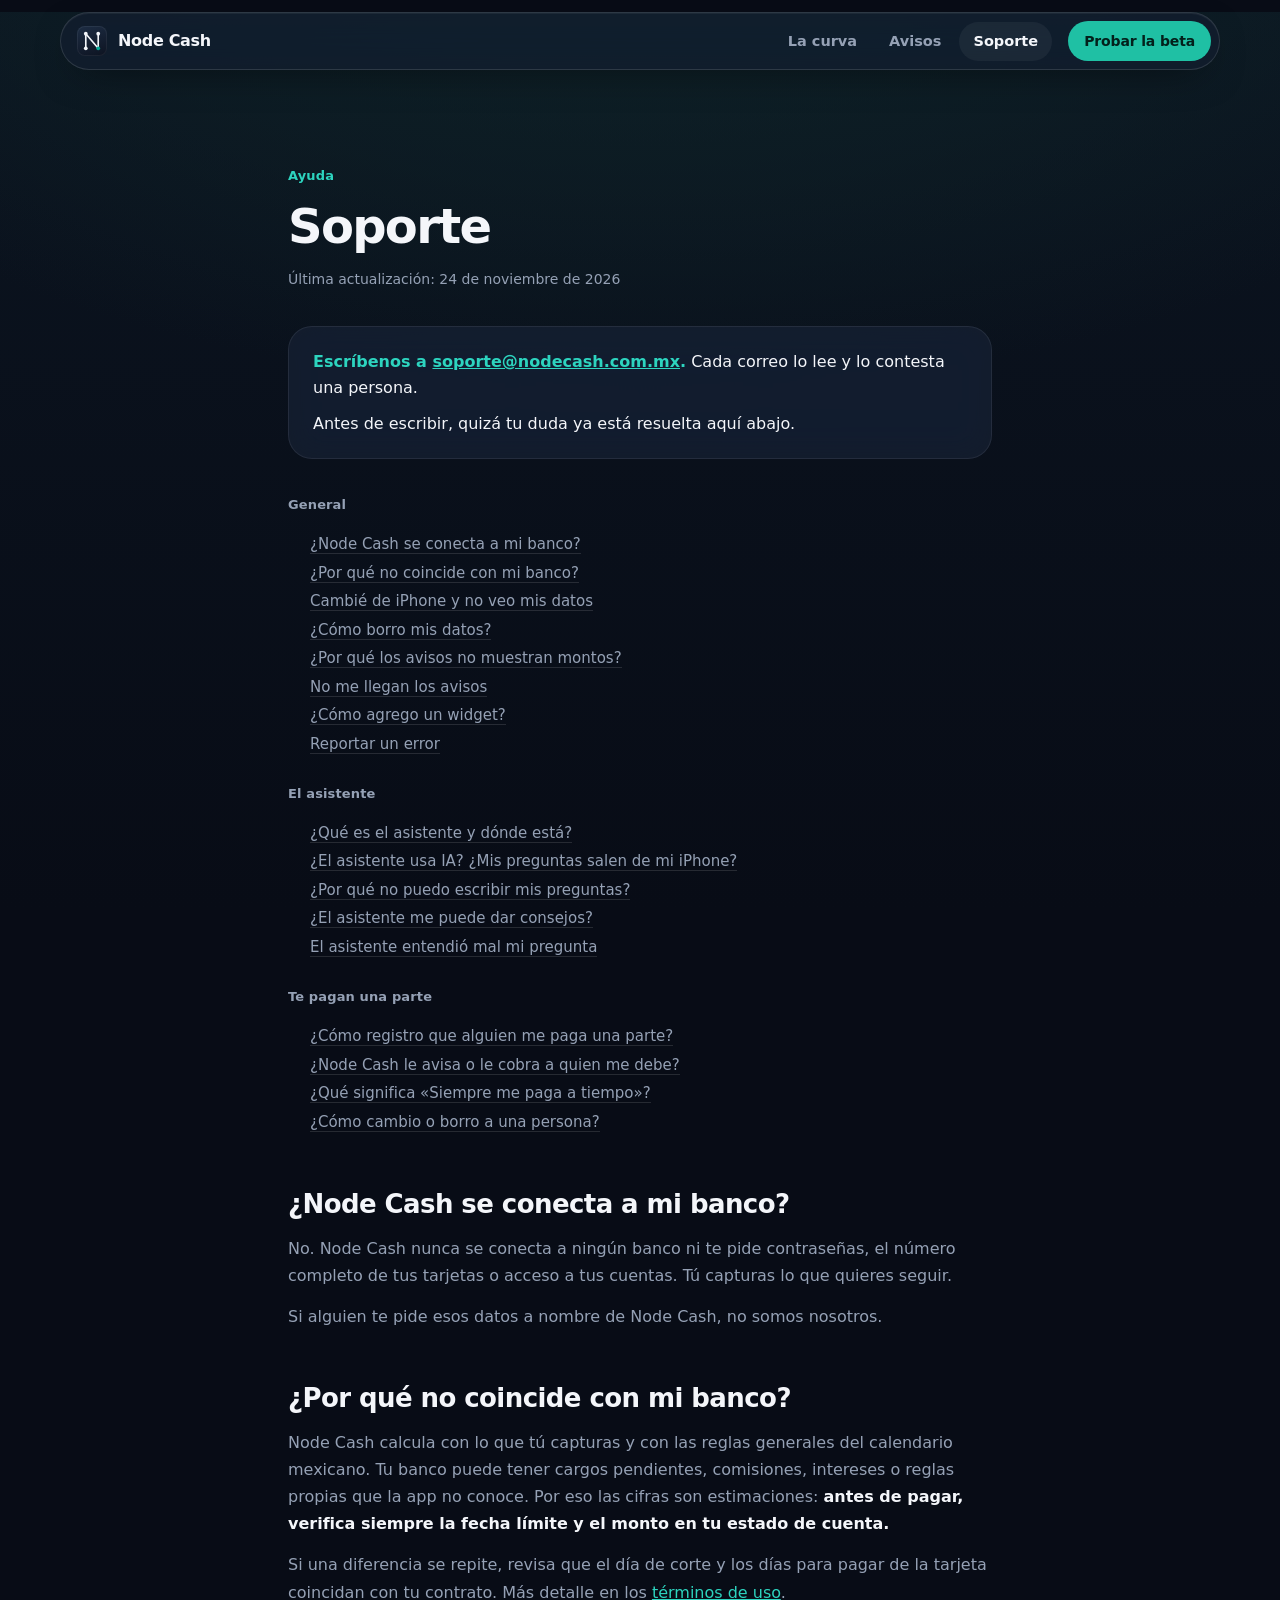
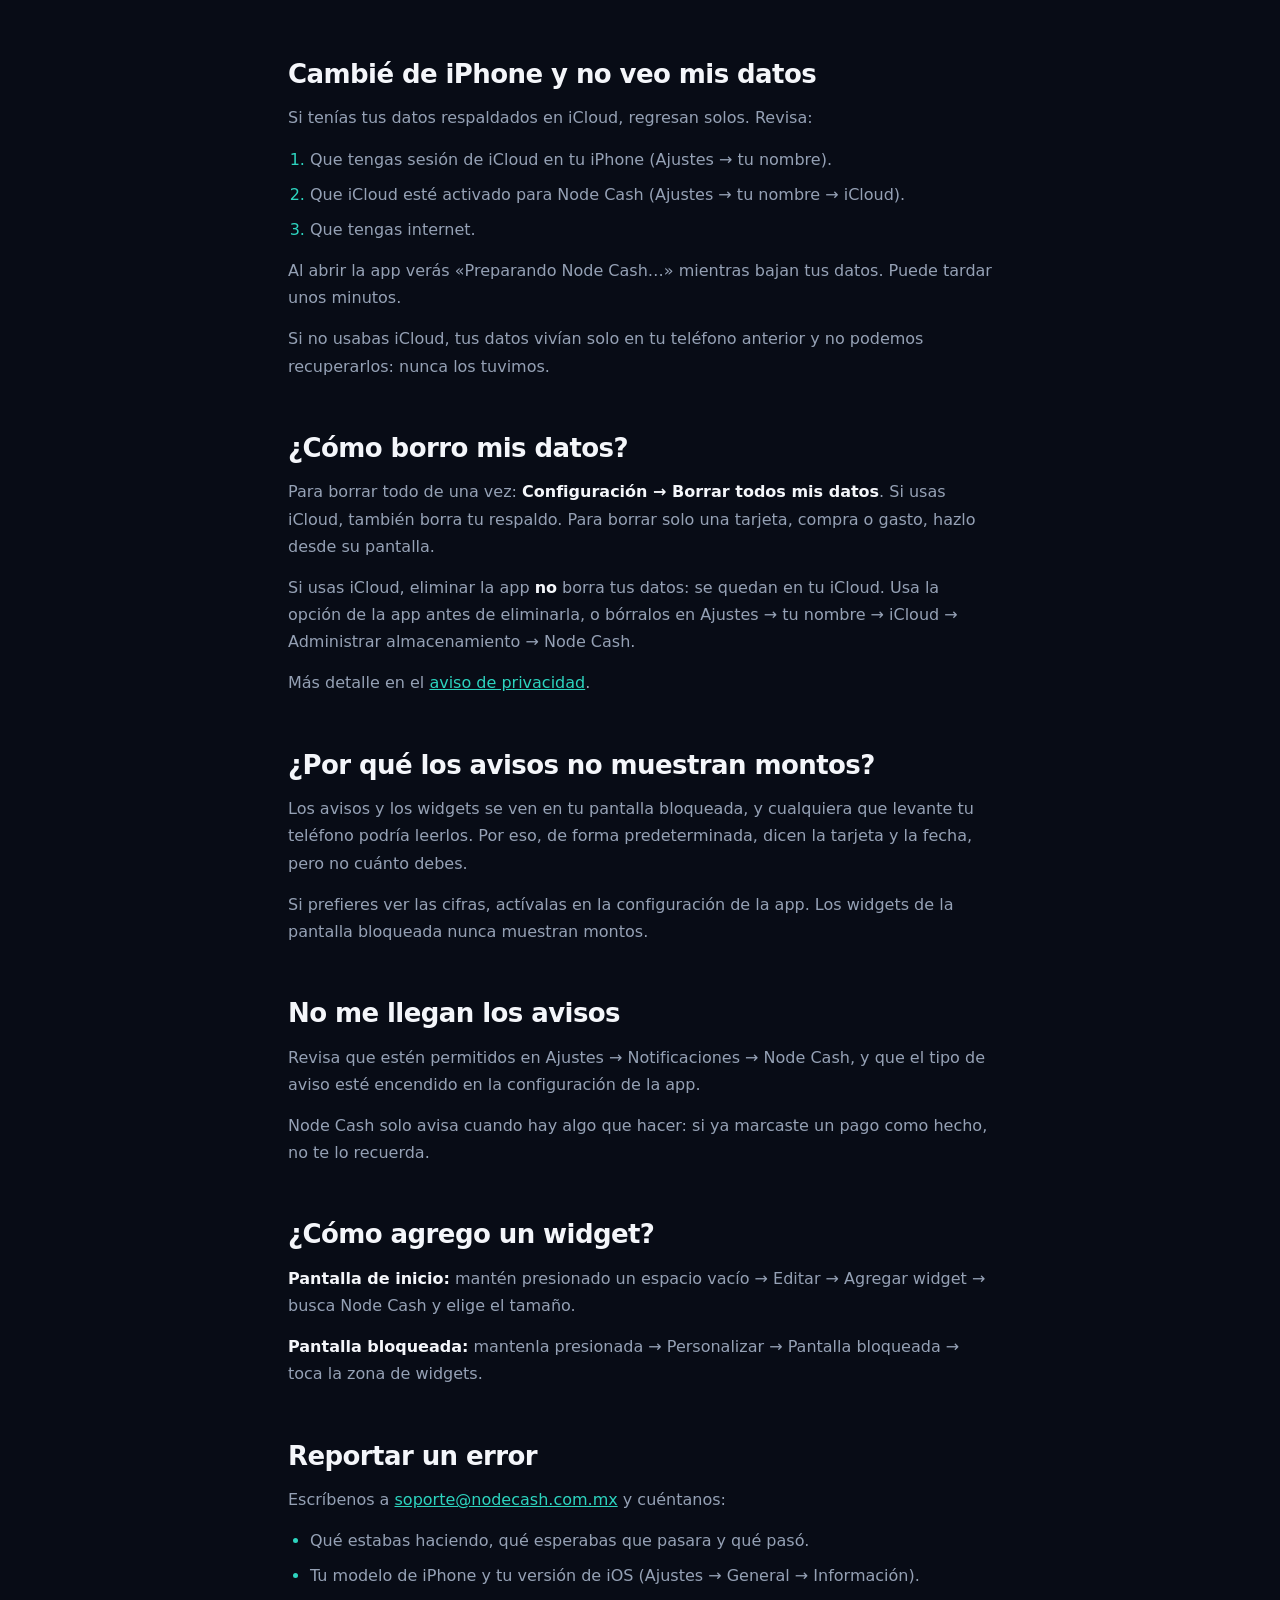
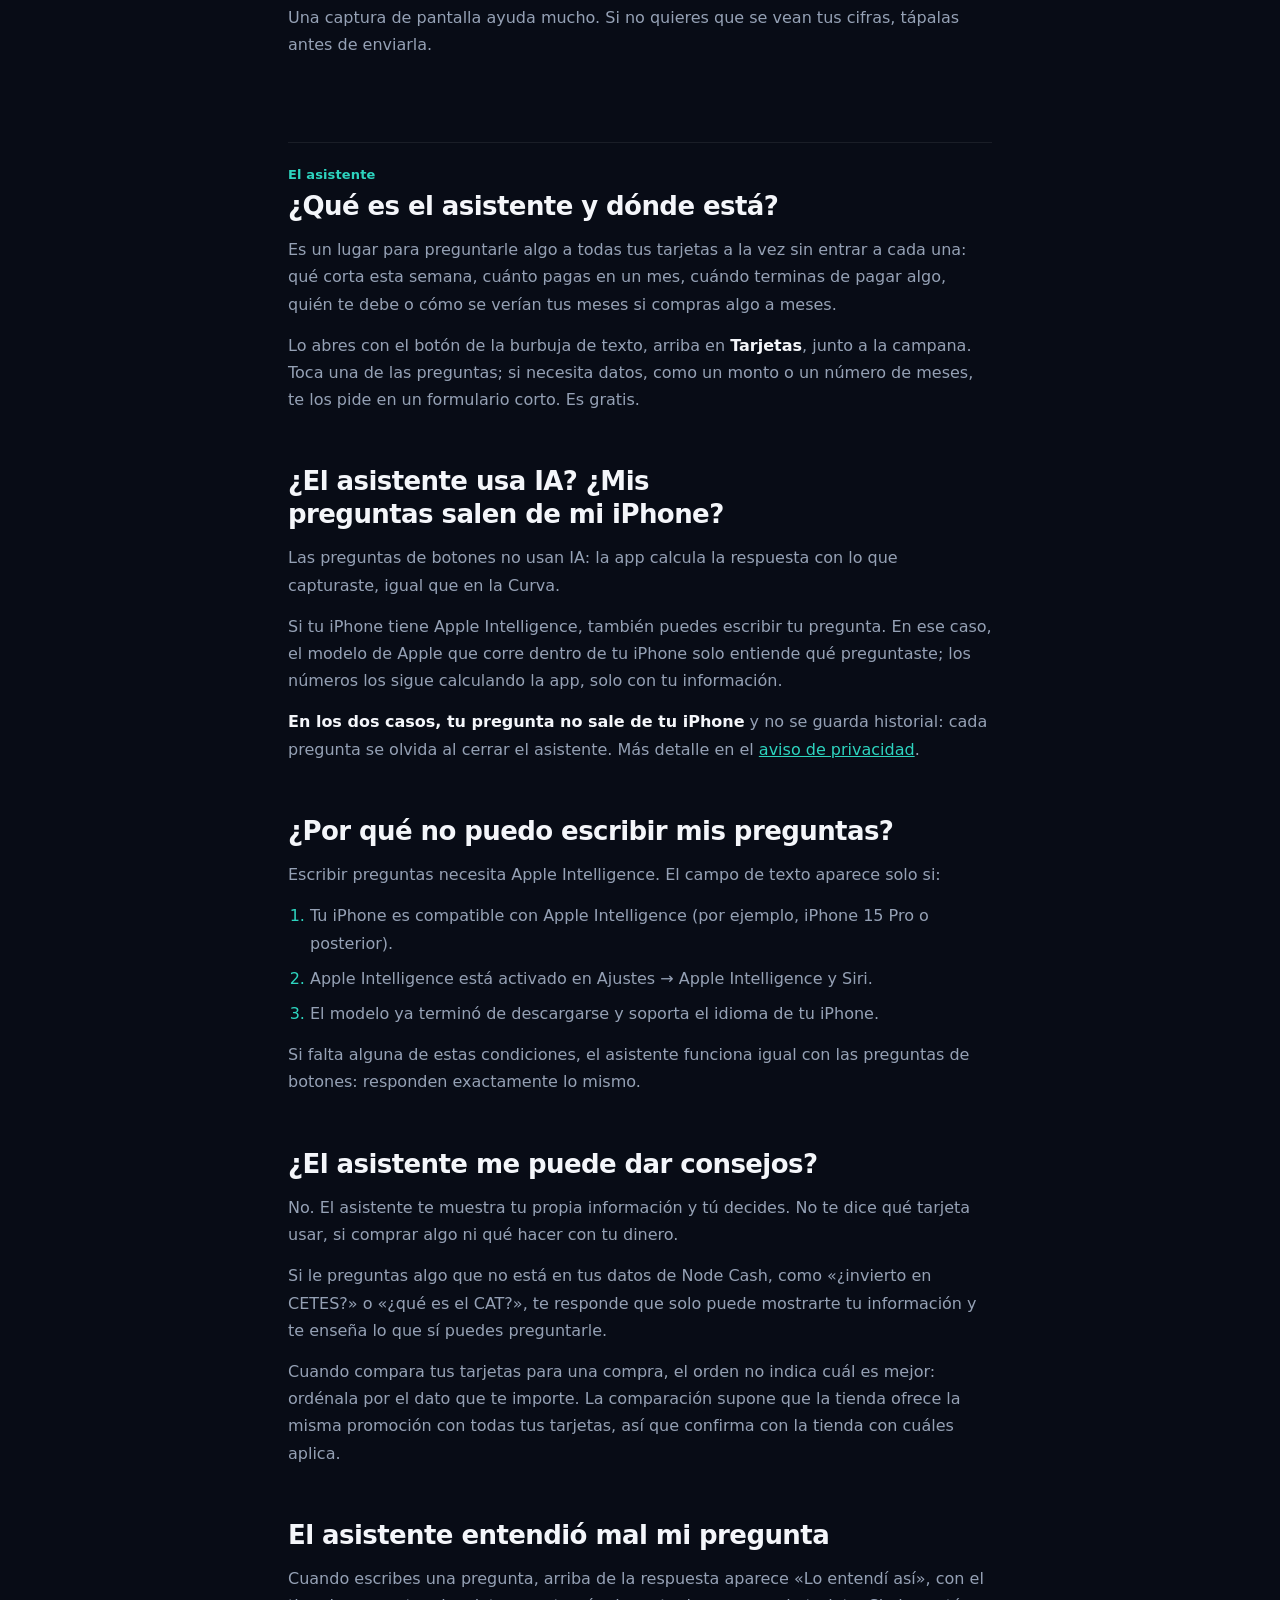
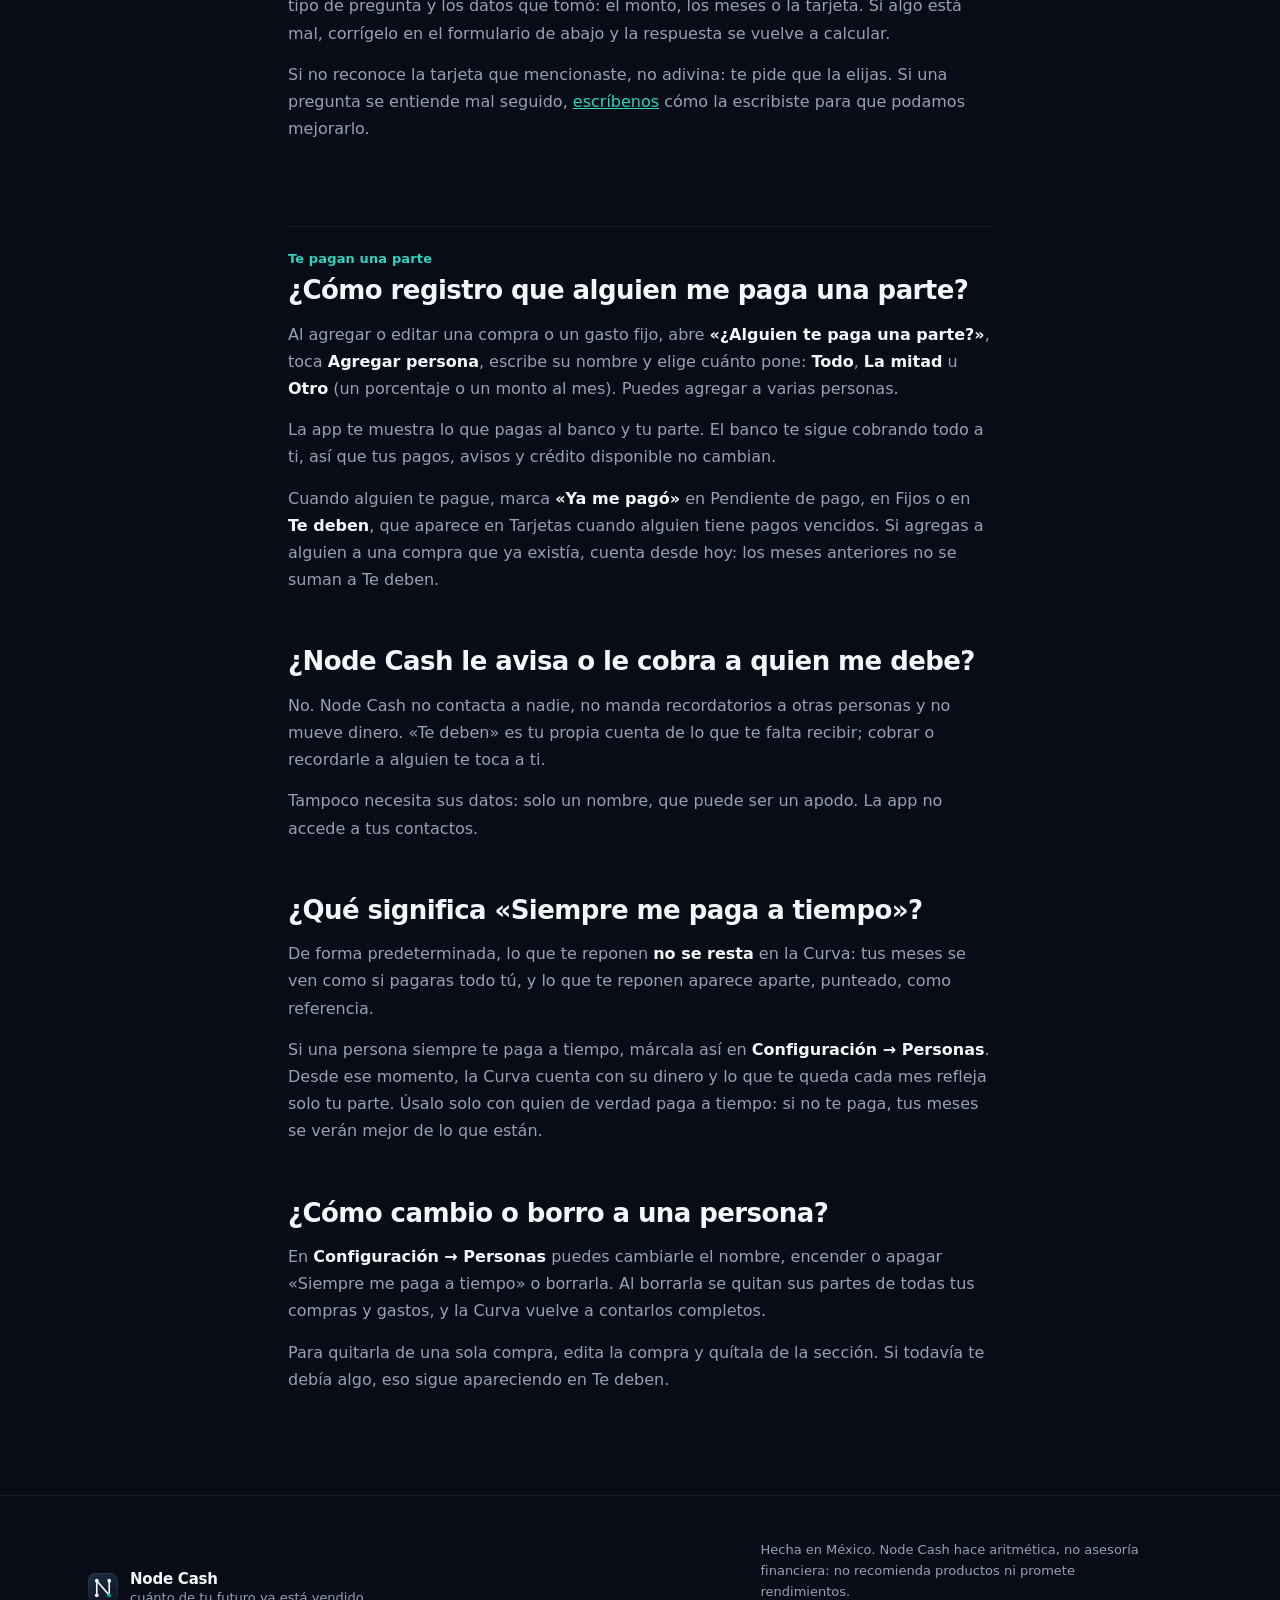
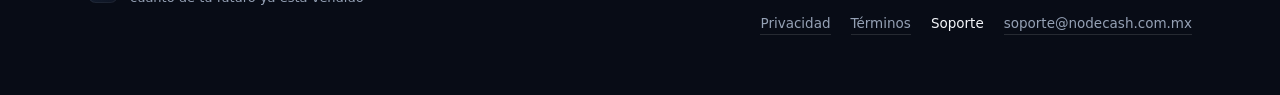
<file: soporte.html>
<!doctype html>
<html lang="es-MX">
<head>
<meta charset="utf-8">
<meta name="viewport" content="width=device-width, initial-scale=1">
<title>Soporte · Node Cash</title>
<meta name="description" content="Ayuda con Node Cash: preguntas frecuentes sobre iCloud, avisos, widgets y cómo escribirnos.">
<meta name="color-scheme" content="dark">
<meta name="theme-color" content="#0B1420">

<link rel="icon" href="assets/img/marca.svg" type="image/svg+xml">
<link rel="apple-touch-icon" href="assets/img/marca.svg">
<link rel="stylesheet" href="assets/css/estilo.css">
<link rel="stylesheet" href="assets/css/legal.css">
</head>
<body>

<svg width="0" height="0" class="defs" aria-hidden="true" focusable="false">
  <symbol id="marca" viewBox="0 0 1024 1024">
    <path d="M300,264 L 300,760" fill="none" stroke="var(--linea)" stroke-width="56" stroke-linecap="round"/>
    <path d="M300,264 L 724,760" fill="none" stroke="var(--linea)" stroke-width="56" stroke-linecap="round"/>
    <path d="M724,264 L 724,760" fill="none" stroke="var(--linea)" stroke-width="56" stroke-linecap="round"/>
    <circle cx="300" cy="264" r="64" fill="var(--linea)"/>
    <circle cx="300" cy="760" r="64" fill="var(--linea)"/>
    <circle cx="724" cy="264" r="64" fill="var(--linea)"/>
    <circle cx="724" cy="760" r="64" fill="var(--nodo)"/>
  </symbol>
</svg>

<a class="saltar" href="#documento">Saltar al contenido</a>

<header class="barra">
  <div class="barra-in">
    <a class="barra-marca" href="./">
      <span class="ficha ficha--nav"><svg viewBox="0 0 1024 1024" aria-hidden="true"><use href="#marca"/></svg></span>
      <span>Node&nbsp;Cash</span>
    </a>
    <nav class="barra-nav" aria-label="Secciones">
      <a href="./#curva">La curva</a>
      <a href="./#avisos">Avisos</a>
      <a href="soporte.html" aria-current="page">Soporte</a>
    </nav>
    <a class="boton boton--chico" href="https://testflight.apple.com/join/rabx4By2" data-testflight>Probar la beta</a>
  </div>
</header>

<main class="legal" id="documento">
  <div class="contenido">
    <p class="ceja ceja--acento">Ayuda</p>
    <h1 class="titulo">Soporte</h1>
    <p class="legal-fecha">Última actualización: 24 de noviembre de 2026</p>

    <div class="legal-resumen">
      <p><b>Escríbenos a <a href="mailto:soporte@nodecash.com.mx">soporte@nodecash.com.mx</a>.</b> Cada correo lo lee y lo contesta una persona.</p>
      <p>Antes de escribir, quizá tu duda ya está resuelta aquí abajo.</p>
    </div>

    <nav class="legal-indice" aria-label="Contenido">
      <p class="ceja">General</p>
      <ol>
        <li><a href="#banco">¿Node Cash se conecta a mi banco?</a></li>
        <li><a href="#diferencias">¿Por qué no coincide con mi banco?</a></li>
        <li><a href="#datos">Cambié de iPhone y no veo mis datos</a></li>
        <li><a href="#borrar">¿Cómo borro mis datos?</a></li>
        <li><a href="#montos">¿Por qué los avisos no muestran montos?</a></li>
        <li><a href="#avisos">No me llegan los avisos</a></li>
        <li><a href="#widgets">¿Cómo agrego un widget?</a></li>
        <li><a href="#error">Reportar un error</a></li>
      </ol>
      <p class="ceja">El asistente</p>
      <ol>
        <li><a href="#asistente">¿Qué es el asistente y dónde está?</a></li>
        <li><a href="#asistente-privacidad">¿El asistente usa IA? ¿Mis preguntas salen de mi iPhone?</a></li>
        <li><a href="#escribir">¿Por qué no puedo escribir mis preguntas?</a></li>
        <li><a href="#consejos">¿El asistente me puede dar consejos?</a></li>
        <li><a href="#entendio">El asistente entendió mal mi pregunta</a></li>
      </ol>
      <p class="ceja">Te pagan una parte</p>
      <ol>
        <li><a href="#compartir">¿Cómo registro que alguien me paga una parte?</a></li>
        <li><a href="#cobrar">¿Node Cash le avisa o le cobra a quien me debe?</a></li>
        <li><a href="#confiable">¿Qué significa «Siempre me paga a tiempo»?</a></li>
        <li><a href="#borrar-persona">¿Cómo cambio o borro a una persona?</a></li>
      </ol>
    </nav>

    <section class="legal-seccion" id="banco">
      <h2>¿Node Cash se conecta a mi banco?</h2>
      <p>
        No. Node Cash nunca se conecta a ningún banco ni te pide contraseñas, el número completo de tus
        tarjetas o acceso a tus cuentas. Tú capturas lo que quieres seguir.
      </p>
      <p>Si alguien te pide esos datos a nombre de Node Cash, no somos nosotros.</p>
    </section>

    <section class="legal-seccion" id="diferencias">
      <h2>¿Por qué no coincide con mi banco?</h2>
      <p>
        Node Cash calcula con lo que tú capturas y con las reglas generales del calendario mexicano. Tu
        banco puede tener cargos pendientes, comisiones, intereses o reglas propias que la app no conoce.
        Por eso las cifras son estimaciones: <b>antes de pagar, verifica siempre la fecha límite y el monto
        en tu estado de cuenta.</b>
      </p>
      <p>
        Si una diferencia se repite, revisa que el día de corte y los días para pagar de la tarjeta
        coincidan con tu contrato. Más detalle en los <a href="terminos.html#calculos">términos de uso</a>.
      </p>
    </section>

    <section class="legal-seccion" id="datos">
      <h2>Cambié de iPhone y no veo mis datos</h2>
      <p>Si tenías tus datos respaldados en iCloud, regresan solos. Revisa:</p>
      <ol>
        <li>Que tengas sesión de iCloud en tu iPhone (Ajustes → tu nombre).</li>
        <li>Que iCloud esté activado para Node Cash (Ajustes → tu nombre → iCloud).</li>
        <li>Que tengas internet.</li>
      </ol>
      <p>
        Al abrir la app verás «Preparando Node Cash…» mientras bajan tus datos. Puede tardar unos minutos.
      </p>
      <p>
        Si no usabas iCloud, tus datos vivían solo en tu teléfono anterior y no podemos recuperarlos: nunca
        los tuvimos.
      </p>
    </section>

    <section class="legal-seccion" id="borrar">
      <h2>¿Cómo borro mis datos?</h2>
      <p>
        Para borrar todo de una vez: <b>Configuración → Borrar todos mis datos</b>. Si usas iCloud, también
        borra tu respaldo. Para borrar solo una tarjeta, compra o gasto, hazlo desde su pantalla.
      </p>
      <p>
        Si usas iCloud, eliminar la app <b>no</b> borra tus datos: se quedan en tu iCloud. Usa la opción de la
        app antes de eliminarla, o bórralos en Ajustes → tu nombre → iCloud → Administrar almacenamiento →
        Node Cash.
      </p>
      <p>Más detalle en el <a href="privacidad.html#app">aviso de privacidad</a>.</p>
    </section>

    <section class="legal-seccion" id="montos">
      <h2>¿Por qué los avisos no muestran montos?</h2>
      <p>
        Los avisos y los widgets se ven en tu pantalla bloqueada, y cualquiera que levante tu teléfono
        podría leerlos. Por eso, de forma predeterminada, dicen la tarjeta y la fecha, pero no cuánto debes.
      </p>
      <p>
        Si prefieres ver las cifras, actívalas en la configuración de la app. Los widgets de la pantalla
        bloqueada nunca muestran montos.
      </p>
    </section>

    <section class="legal-seccion" id="avisos">
      <h2>No me llegan los avisos</h2>
      <p>
        Revisa que estén permitidos en Ajustes → Notificaciones → Node Cash, y que el tipo de aviso esté
        encendido en la configuración de la app.
      </p>
      <p>
        Node Cash solo avisa cuando hay algo que hacer: si ya marcaste un pago como hecho, no te lo recuerda.
      </p>
    </section>

    <section class="legal-seccion" id="widgets">
      <h2>¿Cómo agrego un widget?</h2>
      <p>
        <b>Pantalla de inicio:</b> mantén presionado un espacio vacío → Editar → Agregar widget → busca Node
        Cash y elige el tamaño.
      </p>
      <p>
        <b>Pantalla bloqueada:</b> mantenla presionada → Personalizar → Pantalla bloqueada → toca la zona de
        widgets.
      </p>
    </section>

    <section class="legal-seccion" id="error">
      <h2>Reportar un error</h2>
      <p>Escríbenos a <a href="mailto:soporte@nodecash.com.mx">soporte@nodecash.com.mx</a> y cuéntanos:</p>
      <ul>
        <li>Qué estabas haciendo, qué esperabas que pasara y qué pasó.</li>
        <li>Tu modelo de iPhone y tu versión de iOS (Ajustes → General → Información).</li>
      </ul>
      <p>
        Una captura de pantalla ayuda mucho. Si no quieres que se vean tus cifras, tápalas antes de
        enviarla.
      </p>
    </section>

    <!-- ═══ El asistente ═══ -->
    <p class="ceja ceja--acento legal-grupo">El asistente</p>

    <section class="legal-seccion" id="asistente">
      <h2>¿Qué es el asistente y dónde está?</h2>
      <p>
        Es un lugar para preguntarle algo a todas tus tarjetas a la vez sin entrar a cada una: qué corta esta
        semana, cuánto pagas en un mes, cuándo terminas de pagar algo, quién te debe o cómo se verían tus
        meses si compras algo a meses.
      </p>
      <p>
        Lo abres con el botón de la burbuja de texto, arriba en <b>Tarjetas</b>, junto a la campana. Toca una
        de las preguntas; si necesita datos, como un monto o un número de meses, te los pide en un formulario
        corto. Es gratis.
      </p>
    </section>

    <section class="legal-seccion" id="asistente-privacidad">
      <h2>¿El asistente usa IA? ¿Mis preguntas salen de mi iPhone?</h2>
      <p>
        Las preguntas de botones no usan IA: la app calcula la respuesta con lo que capturaste, igual que en
        la Curva.
      </p>
      <p>
        Si tu iPhone tiene Apple Intelligence, también puedes escribir tu pregunta. En ese caso, el modelo de
        Apple que corre dentro de tu iPhone solo entiende qué preguntaste; los números los sigue calculando la
        app, solo con tu información.
      </p>
      <p>
        <b>En los dos casos, tu pregunta no sale de tu iPhone</b> y no se guarda historial: cada pregunta se
        olvida al cerrar el asistente. Más detalle en el <a href="privacidad.html#asistente">aviso de
        privacidad</a>.
      </p>
    </section>

    <section class="legal-seccion" id="escribir">
      <h2>¿Por qué no puedo escribir mis preguntas?</h2>
      <p>Escribir preguntas necesita Apple Intelligence. El campo de texto aparece solo si:</p>
      <ol>
        <li>Tu iPhone es compatible con Apple Intelligence (por ejemplo, iPhone 15 Pro o posterior).</li>
        <li>Apple Intelligence está activado en Ajustes → Apple Intelligence y Siri.</li>
        <li>El modelo ya terminó de descargarse y soporta el idioma de tu iPhone.</li>
      </ol>
      <p>
        Si falta alguna de estas condiciones, el asistente funciona igual con las preguntas de botones:
        responden exactamente lo mismo.
      </p>
    </section>

    <section class="legal-seccion" id="consejos">
      <h2>¿El asistente me puede dar consejos?</h2>
      <p>
        No. El asistente te muestra tu propia información y tú decides. No te dice qué tarjeta usar, si
        comprar algo ni qué hacer con tu dinero.
      </p>
      <p>
        Si le preguntas algo que no está en tus datos de Node Cash, como «¿invierto en CETES?» o «¿qué es el
        CAT?», te responde que solo puede mostrarte tu información y te enseña lo que sí puedes preguntarle.
      </p>
      <p>
        Cuando compara tus tarjetas para una compra, el orden no indica cuál es mejor: ordénala por el dato
        que te importe. La comparación supone que la tienda ofrece la misma promoción con todas tus tarjetas,
        así que confirma con la tienda con cuáles aplica.
      </p>
    </section>

    <section class="legal-seccion" id="entendio">
      <h2>El asistente entendió mal mi pregunta</h2>
      <p>
        Cuando escribes una pregunta, arriba de la respuesta aparece «Lo entendí así», con el tipo de pregunta
        y los datos que tomó: el monto, los meses o la tarjeta. Si algo está mal, corrígelo en el formulario
        de abajo y la respuesta se vuelve a calcular.
      </p>
      <p>
        Si no reconoce la tarjeta que mencionaste, no adivina: te pide que la elijas. Si una pregunta se
        entiende mal seguido, <a href="#error">escríbenos</a> cómo la escribiste para que podamos mejorarlo.
      </p>
    </section>

    <!-- ═══ Te pagan una parte ═══ -->
    <p class="ceja ceja--acento legal-grupo">Te pagan una parte</p>

    <section class="legal-seccion" id="compartir">
      <h2>¿Cómo registro que alguien me paga una parte?</h2>
      <p>
        Al agregar o editar una compra o un gasto fijo, abre <b>«¿Alguien te paga una parte?»</b>, toca
        <b>Agregar persona</b>, escribe su nombre y elige cuánto pone: <b>Todo</b>, <b>La mitad</b> u
        <b>Otro</b> (un porcentaje o un monto al mes). Puedes agregar a varias personas.
      </p>
      <p>
        La app te muestra lo que pagas al banco y tu parte. El banco te sigue cobrando todo a ti, así que tus
        pagos, avisos y crédito disponible no cambian.
      </p>
      <p>
        Cuando alguien te pague, marca <b>«Ya me pagó»</b> en Pendiente de pago, en Fijos o en
        <b>Te deben</b>, que aparece en Tarjetas cuando alguien tiene pagos vencidos. Si agregas a alguien a
        una compra que ya existía, cuenta desde hoy: los meses anteriores no se suman a Te deben.
      </p>
    </section>

    <section class="legal-seccion" id="cobrar">
      <h2>¿Node Cash le avisa o le cobra a quien me debe?</h2>
      <p>
        No. Node Cash no contacta a nadie, no manda recordatorios a otras personas y no mueve dinero.
        «Te deben» es tu propia cuenta de lo que te falta recibir; cobrar o recordarle a alguien te toca a ti.
      </p>
      <p>
        Tampoco necesita sus datos: solo un nombre, que puede ser un apodo. La app no accede a tus contactos.
      </p>
    </section>

    <section class="legal-seccion" id="confiable">
      <h2>¿Qué significa «Siempre me paga a tiempo»?</h2>
      <p>
        De forma predeterminada, lo que te reponen <b>no se resta</b> en la Curva: tus meses se ven como si
        pagaras todo tú, y lo que te reponen aparece aparte, punteado, como referencia.
      </p>
      <p>
        Si una persona siempre te paga a tiempo, márcala así en <b>Configuración → Personas</b>. Desde ese
        momento, la Curva cuenta con su dinero y lo que te queda cada mes refleja solo tu parte. Úsalo solo con
        quien de verdad paga a tiempo: si no te paga, tus meses se verán mejor de lo que están.
      </p>
    </section>

    <section class="legal-seccion" id="borrar-persona">
      <h2>¿Cómo cambio o borro a una persona?</h2>
      <p>
        En <b>Configuración → Personas</b> puedes cambiarle el nombre, encender o apagar «Siempre me paga a
        tiempo» o borrarla. Al borrarla se quitan sus partes de todas tus compras y gastos, y la Curva vuelve a
        contarlos completos.
      </p>
      <p>
        Para quitarla de una sola compra, edita la compra y quítala de la sección. Si todavía te debía algo,
        eso sigue apareciendo en Te deben.
      </p>
    </section>
  </div>
</main>

<footer class="pie">
  <div class="contenido pie-in">
    <div class="pie-marca">
      <span class="ficha ficha--nav"><svg viewBox="0 0 1024 1024" aria-hidden="true"><use href="#marca"/></svg></span>
      <div>
        <b>Node Cash</b>
        <span>cuánto de tu futuro ya está vendido</span>
      </div>
    </div>
    <div>
      <p class="pie-nota">
        Hecha en México. Node Cash hace aritmética, no asesoría financiera: no recomienda productos
        ni promete rendimientos.
      </p>
      <nav class="pie-enlaces" aria-label="Legal">
        <a href="privacidad.html">Privacidad</a>
        <a href="terminos.html">Términos</a>
        <a href="soporte.html" aria-current="page">Soporte</a>
        <a href="mailto:soporte@nodecash.com.mx">soporte@nodecash.com.mx</a>
      </nav>
    </div>
  </div>
</footer>

</body>
</html>
</file>
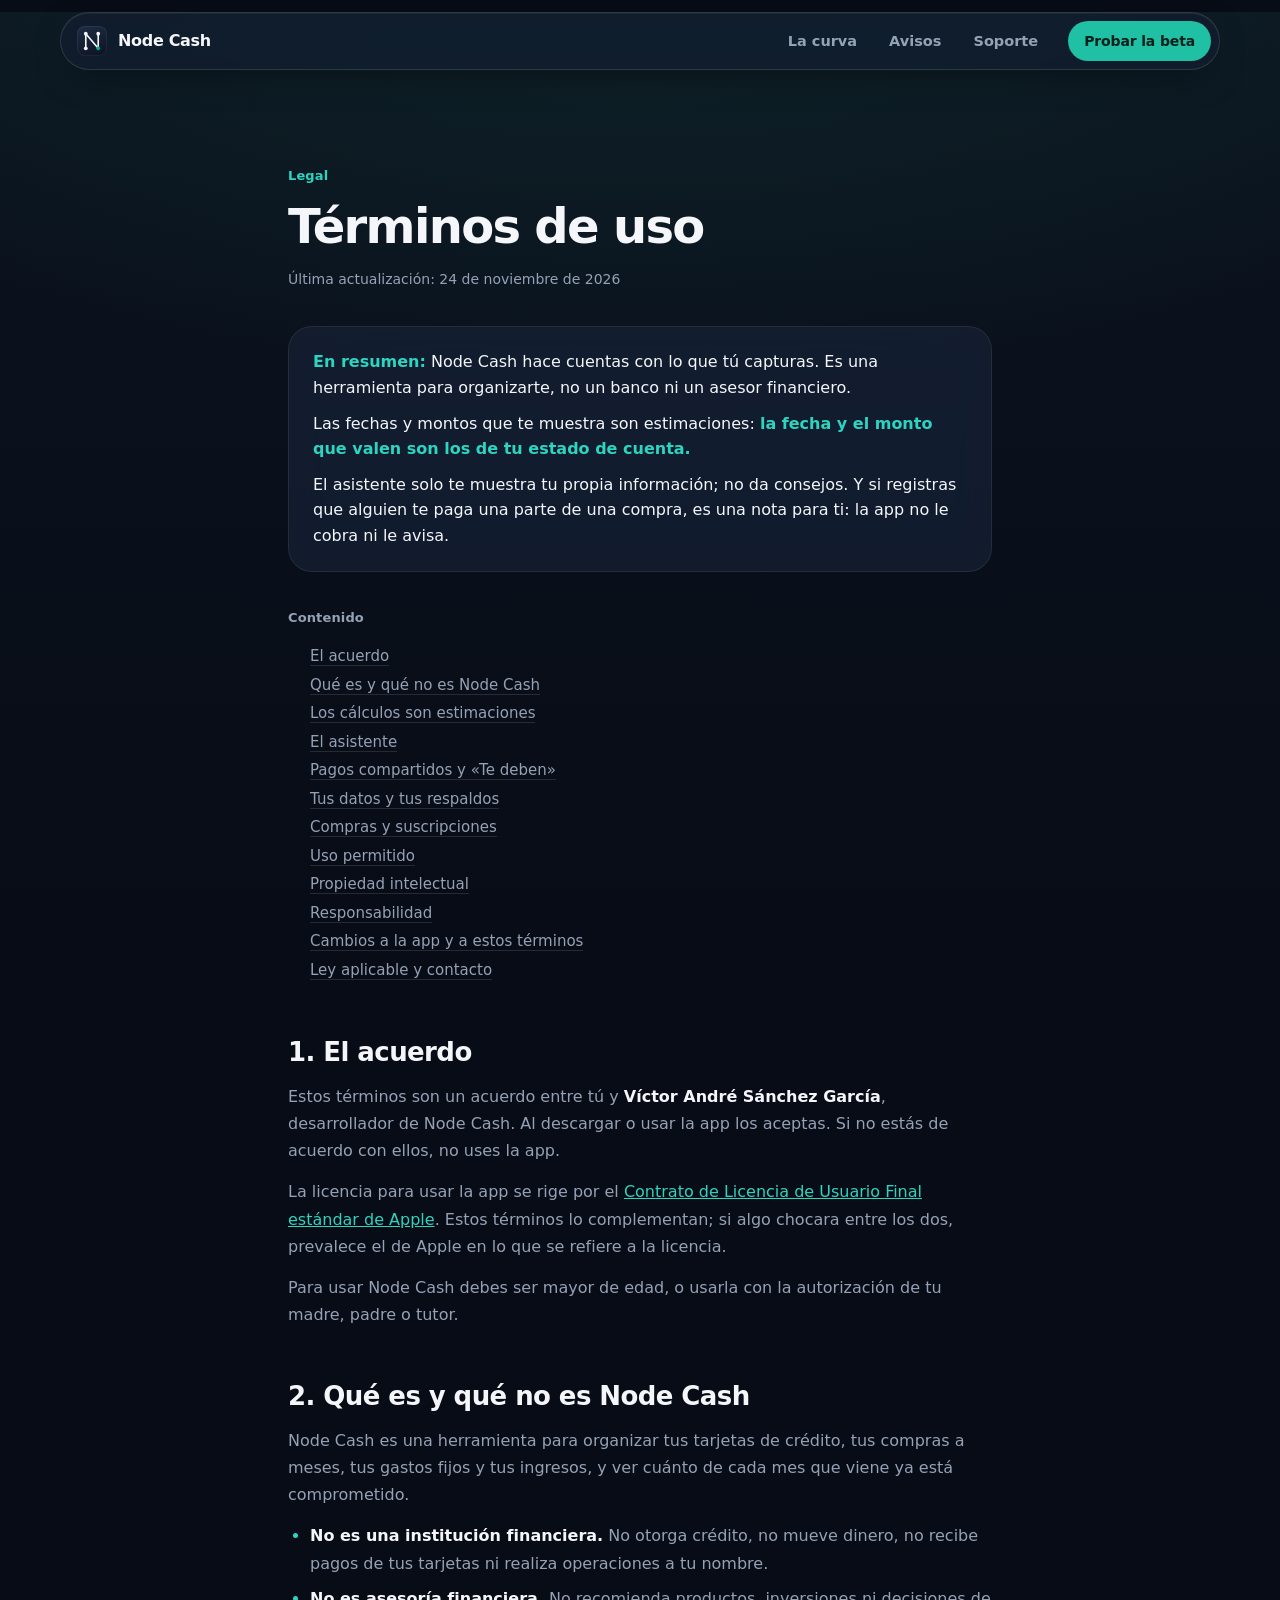
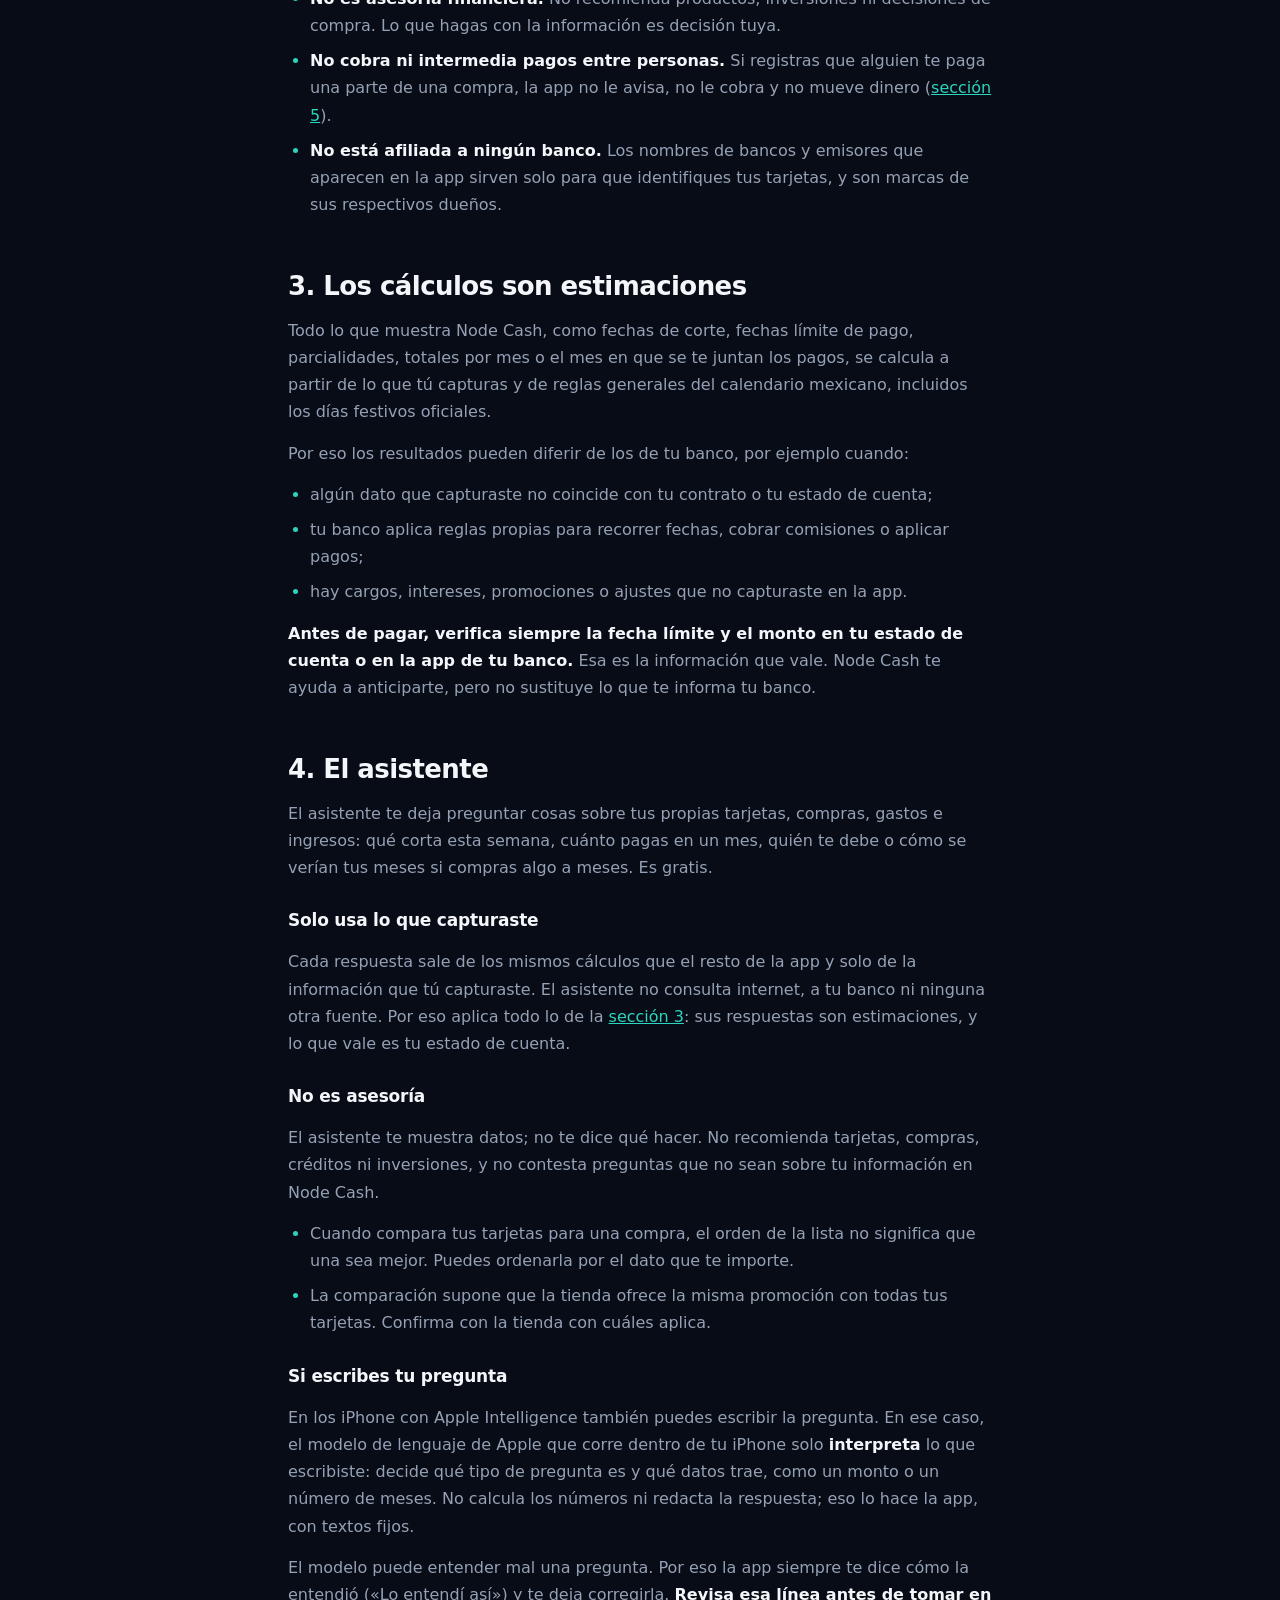
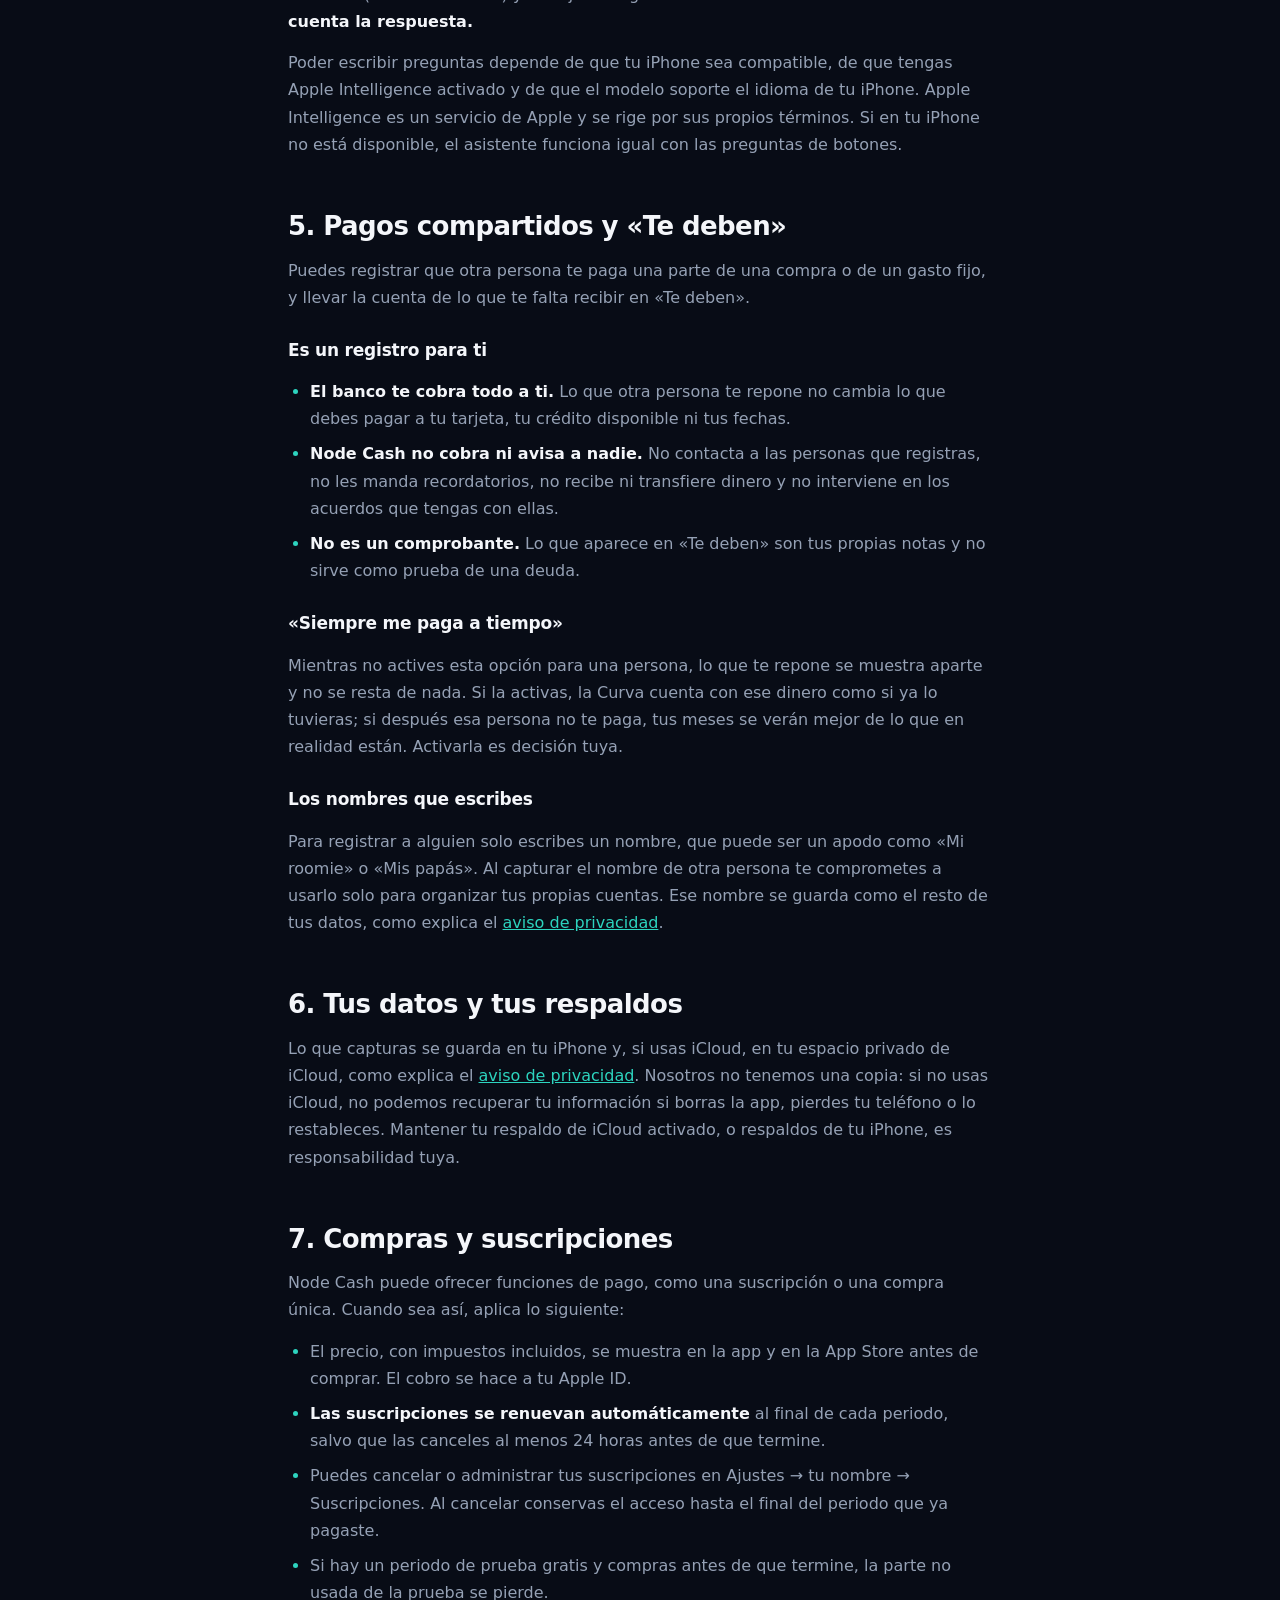
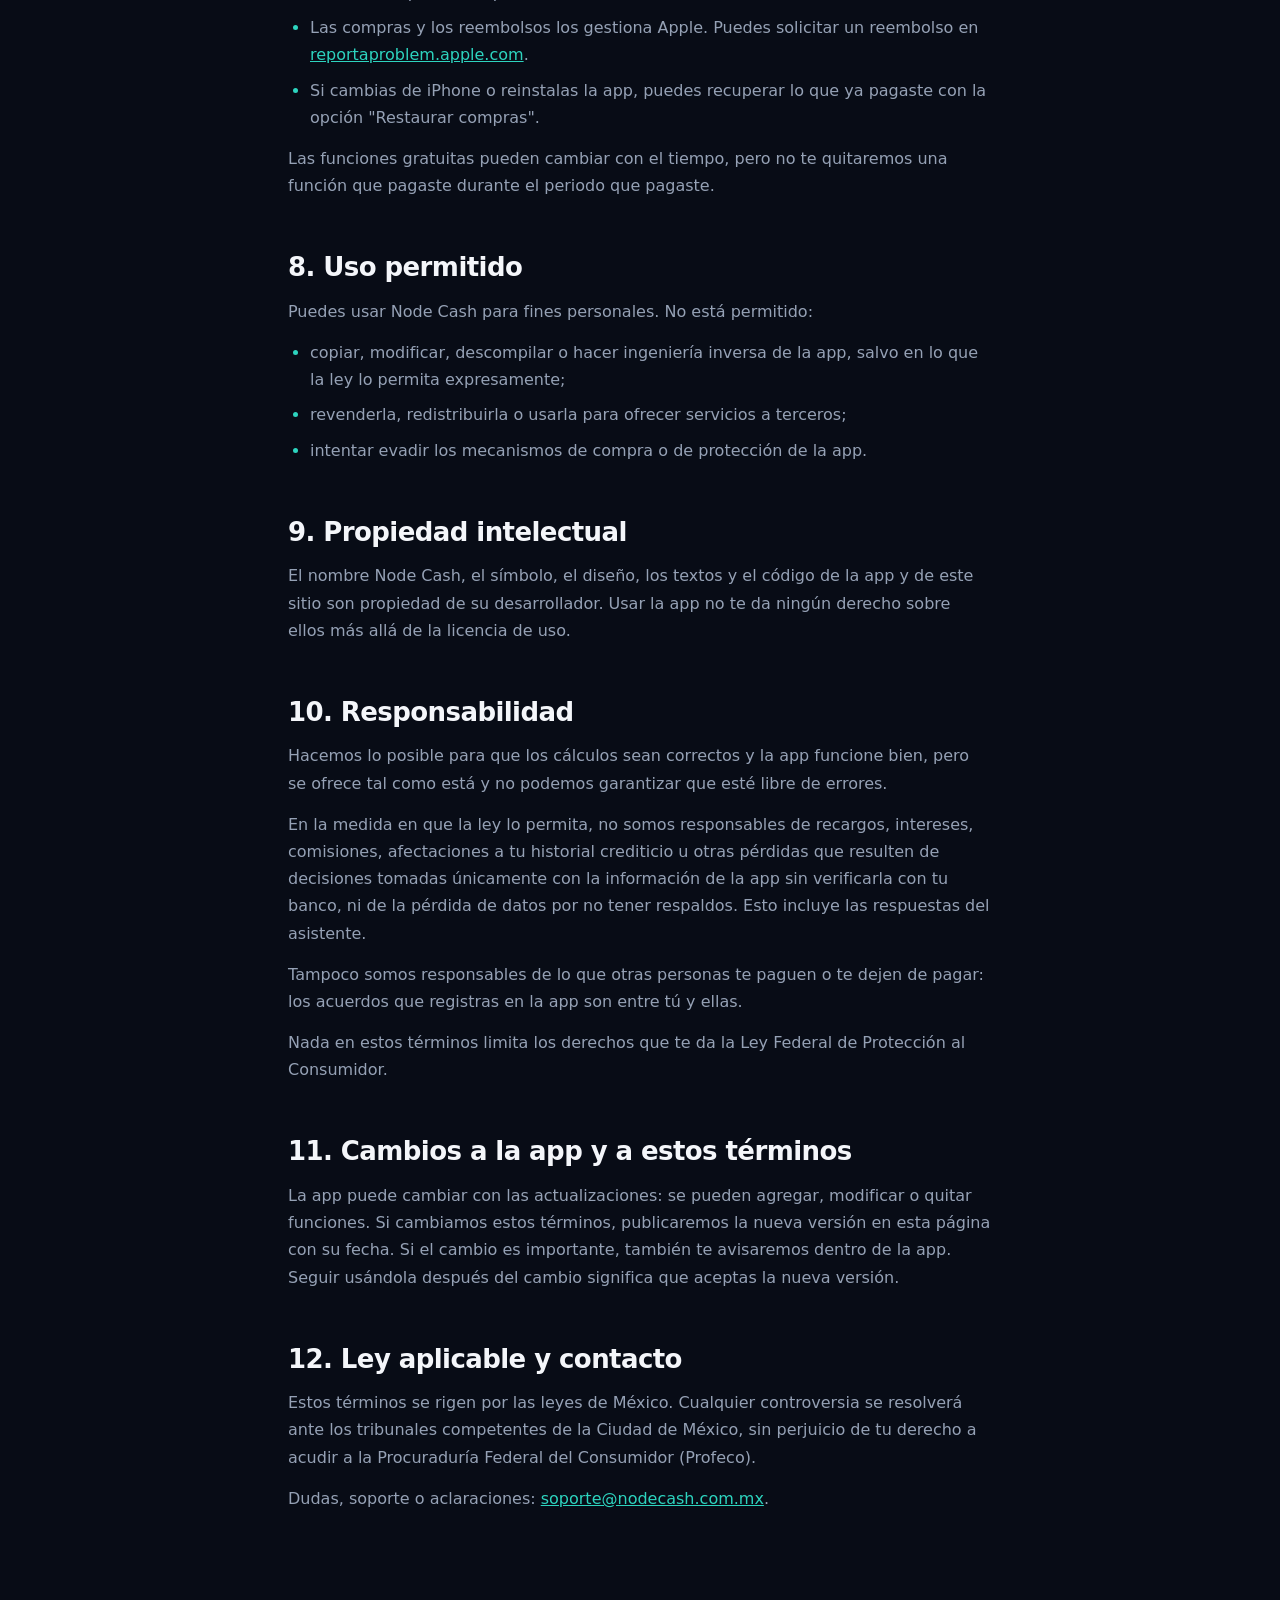
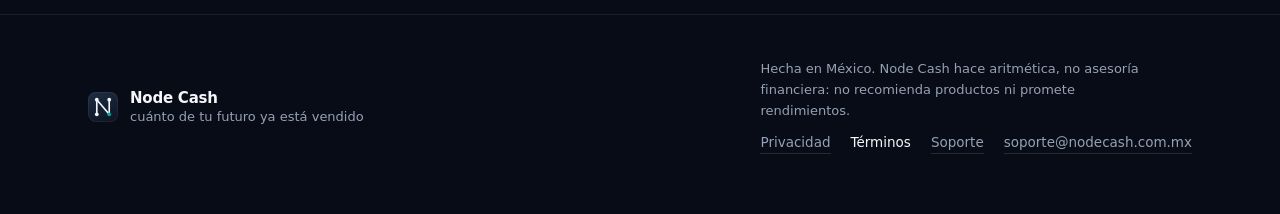
<file: terminos.html>
<!doctype html>
<html lang="es-MX">
<head>
<meta charset="utf-8">
<meta name="viewport" content="width=device-width, initial-scale=1">
<title>Términos de uso · Node Cash</title>
<meta name="description" content="Las reglas de uso de Node Cash: qué hace la app, qué no hace, cómo funcionan las compras y qué te toca verificar con tu banco.">
<meta name="color-scheme" content="dark">
<meta name="theme-color" content="#0B1420">

<link rel="icon" href="assets/img/marca.svg" type="image/svg+xml">
<link rel="apple-touch-icon" href="assets/img/marca.svg">
<link rel="stylesheet" href="assets/css/estilo.css">
<link rel="stylesheet" href="assets/css/legal.css">
</head>
<body>

<svg width="0" height="0" class="defs" aria-hidden="true" focusable="false">
  <symbol id="marca" viewBox="0 0 1024 1024">
    <path d="M300,264 L 300,760" fill="none" stroke="var(--linea)" stroke-width="56" stroke-linecap="round"/>
    <path d="M300,264 L 724,760" fill="none" stroke="var(--linea)" stroke-width="56" stroke-linecap="round"/>
    <path d="M724,264 L 724,760" fill="none" stroke="var(--linea)" stroke-width="56" stroke-linecap="round"/>
    <circle cx="300" cy="264" r="64" fill="var(--linea)"/>
    <circle cx="300" cy="760" r="64" fill="var(--linea)"/>
    <circle cx="724" cy="264" r="64" fill="var(--linea)"/>
    <circle cx="724" cy="760" r="64" fill="var(--nodo)"/>
  </symbol>
</svg>

<a class="saltar" href="#documento">Saltar al contenido</a>

<header class="barra">
  <div class="barra-in">
    <a class="barra-marca" href="./">
      <span class="ficha ficha--nav"><svg viewBox="0 0 1024 1024" aria-hidden="true"><use href="#marca"/></svg></span>
      <span>Node&nbsp;Cash</span>
    </a>
    <nav class="barra-nav" aria-label="Secciones">
      <a href="./#curva">La curva</a>
      <a href="./#avisos">Avisos</a>
      <a href="soporte.html">Soporte</a>
    </nav>
    <a class="boton boton--chico" href="https://testflight.apple.com/join/rabx4By2" data-testflight>Probar la beta</a>
  </div>
</header>

<main class="legal" id="documento">
  <div class="contenido">
    <p class="ceja ceja--acento">Legal</p>
    <h1 class="titulo">Términos de uso</h1>
    <p class="legal-fecha">Última actualización: 24 de noviembre de 2026</p>

    <div class="legal-resumen">
      <p><b>En resumen:</b> Node Cash hace cuentas con lo que tú capturas. Es una herramienta para organizarte, no un banco ni un asesor financiero.</p>
      <p>Las fechas y montos que te muestra son estimaciones: <b>la fecha y el monto que valen son los de tu estado de cuenta.</b></p>
      <p>El asistente solo te muestra tu propia información; no da consejos. Y si registras que alguien te paga una parte de una compra, es una nota para ti: la app no le cobra ni le avisa.</p>
    </div>

    <nav class="legal-indice" aria-label="Contenido">
      <p class="ceja">Contenido</p>
      <ol>
        <li><a href="#acuerdo">El acuerdo</a></li>
        <li><a href="#que-es">Qué es y qué no es Node Cash</a></li>
        <li><a href="#calculos">Los cálculos son estimaciones</a></li>
        <li><a href="#asistente">El asistente</a></li>
        <li><a href="#compartidos">Pagos compartidos y «Te deben»</a></li>
        <li><a href="#datos">Tus datos y tus respaldos</a></li>
        <li><a href="#compras">Compras y suscripciones</a></li>
        <li><a href="#uso">Uso permitido</a></li>
        <li><a href="#propiedad">Propiedad intelectual</a></li>
        <li><a href="#responsabilidad">Responsabilidad</a></li>
        <li><a href="#cambios">Cambios a la app y a estos términos</a></li>
        <li><a href="#ley">Ley aplicable y contacto</a></li>
      </ol>
    </nav>

    <section class="legal-seccion" id="acuerdo">
      <h2>1. El acuerdo</h2>
      <p>
        Estos términos son un acuerdo entre tú y <b>Víctor André Sánchez García</b>, desarrollador de
        Node Cash. Al descargar o usar la app los aceptas. Si no estás de acuerdo con ellos, no uses la app.
      </p>
      <p>
        La licencia para usar la app se rige por el
        <a href="https://www.apple.com/legal/internet-services/itunes/dev/stdeula/" rel="noopener">Contrato
        de Licencia de Usuario Final estándar de Apple</a>. Estos términos lo complementan; si algo
        chocara entre los dos, prevalece el de Apple en lo que se refiere a la licencia.
      </p>
      <p>
        Para usar Node Cash debes ser mayor de edad, o usarla con la autorización de tu madre, padre o tutor.
      </p>
    </section>

    <section class="legal-seccion" id="que-es">
      <h2>2. Qué es y qué no es Node Cash</h2>
      <p>
        Node Cash es una herramienta para organizar tus tarjetas de crédito, tus compras a meses, tus
        gastos fijos y tus ingresos, y ver cuánto de cada mes que viene ya está comprometido.
      </p>
      <ul>
        <li><b>No es una institución financiera.</b> No otorga crédito, no mueve dinero, no recibe pagos de tus tarjetas ni realiza operaciones a tu nombre.</li>
        <li><b>No es asesoría financiera.</b> No recomienda productos, inversiones ni decisiones de compra. Lo que hagas con la información es decisión tuya.</li>
        <li><b>No cobra ni intermedia pagos entre personas.</b> Si registras que alguien te paga una parte de una compra, la app no le avisa, no le cobra y no mueve dinero (<a href="#compartidos">sección 5</a>).</li>
        <li><b>No está afiliada a ningún banco.</b> Los nombres de bancos y emisores que aparecen en la app sirven solo para que identifiques tus tarjetas, y son marcas de sus respectivos dueños.</li>
      </ul>
    </section>

    <section class="legal-seccion" id="calculos">
      <h2>3. Los cálculos son estimaciones</h2>
      <p>
        Todo lo que muestra Node Cash, como fechas de corte, fechas límite de pago, parcialidades,
        totales por mes o el mes en que se te juntan los pagos, se calcula a partir de lo que tú capturas
        y de reglas generales del calendario mexicano, incluidos los días festivos oficiales.
      </p>
      <p>Por eso los resultados pueden diferir de los de tu banco, por ejemplo cuando:</p>
      <ul>
        <li>algún dato que capturaste no coincide con tu contrato o tu estado de cuenta;</li>
        <li>tu banco aplica reglas propias para recorrer fechas, cobrar comisiones o aplicar pagos;</li>
        <li>hay cargos, intereses, promociones o ajustes que no capturaste en la app.</li>
      </ul>
      <p>
        <b>Antes de pagar, verifica siempre la fecha límite y el monto en tu estado de cuenta o en la app
        de tu banco.</b> Esa es la información que vale. Node Cash te ayuda a anticiparte, pero no
        sustituye lo que te informa tu banco.
      </p>
    </section>

    <section class="legal-seccion" id="asistente">
      <h2>4. El asistente</h2>
      <p>
        El asistente te deja preguntar cosas sobre tus propias tarjetas, compras, gastos e ingresos: qué
        corta esta semana, cuánto pagas en un mes, quién te debe o cómo se verían tus meses si compras algo
        a meses. Es gratis.
      </p>
      <h3>Solo usa lo que capturaste</h3>
      <p>
        Cada respuesta sale de los mismos cálculos que el resto de la app y solo de la información que tú
        capturaste. El asistente no consulta internet, a tu banco ni ninguna otra fuente. Por eso aplica todo
        lo de la <a href="#calculos">sección 3</a>: sus respuestas son estimaciones, y lo que vale es tu
        estado de cuenta.
      </p>
      <h3>No es asesoría</h3>
      <p>
        El asistente te muestra datos; no te dice qué hacer. No recomienda tarjetas, compras, créditos ni
        inversiones, y no contesta preguntas que no sean sobre tu información en Node Cash.
      </p>
      <ul>
        <li>Cuando compara tus tarjetas para una compra, el orden de la lista no significa que una sea mejor. Puedes ordenarla por el dato que te importe.</li>
        <li>La comparación supone que la tienda ofrece la misma promoción con todas tus tarjetas. Confirma con la tienda con cuáles aplica.</li>
      </ul>
      <h3>Si escribes tu pregunta</h3>
      <p>
        En los iPhone con Apple Intelligence también puedes escribir la pregunta. En ese caso, el modelo de
        lenguaje de Apple que corre dentro de tu iPhone solo <b>interpreta</b> lo que escribiste: decide qué
        tipo de pregunta es y qué datos trae, como un monto o un número de meses. No calcula los números ni
        redacta la respuesta; eso lo hace la app, con textos fijos.
      </p>
      <p>
        El modelo puede entender mal una pregunta. Por eso la app siempre te dice cómo la entendió
        («Lo entendí así») y te deja corregirla. <b>Revisa esa línea antes de tomar en cuenta la
        respuesta.</b>
      </p>
      <p>
        Poder escribir preguntas depende de que tu iPhone sea compatible, de que tengas Apple Intelligence
        activado y de que el modelo soporte el idioma de tu iPhone. Apple Intelligence es un servicio de
        Apple y se rige por sus propios términos. Si en tu iPhone no está disponible, el asistente funciona
        igual con las preguntas de botones.
      </p>
    </section>

    <section class="legal-seccion" id="compartidos">
      <h2>5. Pagos compartidos y «Te deben»</h2>
      <p>
        Puedes registrar que otra persona te paga una parte de una compra o de un gasto fijo, y llevar la
        cuenta de lo que te falta recibir en «Te deben».
      </p>
      <h3>Es un registro para ti</h3>
      <ul>
        <li><b>El banco te cobra todo a ti.</b> Lo que otra persona te repone no cambia lo que debes pagar a tu tarjeta, tu crédito disponible ni tus fechas.</li>
        <li><b>Node Cash no cobra ni avisa a nadie.</b> No contacta a las personas que registras, no les manda recordatorios, no recibe ni transfiere dinero y no interviene en los acuerdos que tengas con ellas.</li>
        <li><b>No es un comprobante.</b> Lo que aparece en «Te deben» son tus propias notas y no sirve como prueba de una deuda.</li>
      </ul>
      <h3>«Siempre me paga a tiempo»</h3>
      <p>
        Mientras no actives esta opción para una persona, lo que te repone se muestra aparte y no se resta
        de nada. Si la activas, la Curva cuenta con ese dinero como si ya lo tuvieras; si después esa persona
        no te paga, tus meses se verán mejor de lo que en realidad están. Activarla es decisión tuya.
      </p>
      <h3>Los nombres que escribes</h3>
      <p>
        Para registrar a alguien solo escribes un nombre, que puede ser un apodo como «Mi roomie» o
        «Mis papás». Al capturar el nombre de otra persona te comprometes a usarlo solo para organizar tus
        propias cuentas. Ese nombre se guarda como el resto de tus datos, como explica el
        <a href="privacidad.html#personas">aviso de privacidad</a>.
      </p>
    </section>

    <section class="legal-seccion" id="datos">
      <h2>6. Tus datos y tus respaldos</h2>
      <p>
        Lo que capturas se guarda en tu iPhone y, si usas iCloud, en tu espacio privado de iCloud, como
        explica el <a href="privacidad.html">aviso de privacidad</a>. Nosotros no tenemos una copia: si no
        usas iCloud, no podemos recuperar tu información si borras la app, pierdes tu teléfono o lo
        restableces. Mantener tu respaldo de iCloud activado, o respaldos de tu iPhone, es responsabilidad
        tuya.
      </p>
    </section>

    <section class="legal-seccion" id="compras">
      <h2>7. Compras y suscripciones</h2>
      <p>
        Node Cash puede ofrecer funciones de pago, como una suscripción o una compra única. Cuando sea
        así, aplica lo siguiente:
      </p>
      <ul>
        <li>El precio, con impuestos incluidos, se muestra en la app y en la App Store antes de comprar. El cobro se hace a tu Apple ID.</li>
        <li><b>Las suscripciones se renuevan automáticamente</b> al final de cada periodo, salvo que las canceles al menos 24 horas antes de que termine.</li>
        <li>Puedes cancelar o administrar tus suscripciones en Ajustes → tu nombre → Suscripciones. Al cancelar conservas el acceso hasta el final del periodo que ya pagaste.</li>
        <li>Si hay un periodo de prueba gratis y compras antes de que termine, la parte no usada de la prueba se pierde.</li>
        <li>Las compras y los reembolsos los gestiona Apple. Puedes solicitar un reembolso en <a href="https://reportaproblem.apple.com" rel="noopener">reportaproblem.apple.com</a>.</li>
        <li>Si cambias de iPhone o reinstalas la app, puedes recuperar lo que ya pagaste con la opción "Restaurar compras".</li>
      </ul>
      <p>
        Las funciones gratuitas pueden cambiar con el tiempo, pero no te quitaremos una función que
        pagaste durante el periodo que pagaste.
      </p>
    </section>

    <section class="legal-seccion" id="uso">
      <h2>8. Uso permitido</h2>
      <p>Puedes usar Node Cash para fines personales. No está permitido:</p>
      <ul>
        <li>copiar, modificar, descompilar o hacer ingeniería inversa de la app, salvo en lo que la ley lo permita expresamente;</li>
        <li>revenderla, redistribuirla o usarla para ofrecer servicios a terceros;</li>
        <li>intentar evadir los mecanismos de compra o de protección de la app.</li>
      </ul>
    </section>

    <section class="legal-seccion" id="propiedad">
      <h2>9. Propiedad intelectual</h2>
      <p>
        El nombre Node Cash, el símbolo, el diseño, los textos y el código de la app y de este sitio son
        propiedad de su desarrollador. Usar la app no te da ningún derecho sobre ellos más allá de la
        licencia de uso.
      </p>
    </section>

    <section class="legal-seccion" id="responsabilidad">
      <h2>10. Responsabilidad</h2>
      <p>
        Hacemos lo posible para que los cálculos sean correctos y la app funcione bien, pero se ofrece
        tal como está y no podemos garantizar que esté libre de errores.
      </p>
      <p>
        En la medida en que la ley lo permita, no somos responsables de recargos, intereses, comisiones,
        afectaciones a tu historial crediticio u otras pérdidas que resulten de decisiones tomadas
        únicamente con la información de la app sin verificarla con tu banco, ni de la pérdida de datos
        por no tener respaldos. Esto incluye las respuestas del asistente.
      </p>
      <p>
        Tampoco somos responsables de lo que otras personas te paguen o te dejen de pagar: los acuerdos que
        registras en la app son entre tú y ellas.
      </p>
      <p>
        Nada en estos términos limita los derechos que te da la Ley Federal de Protección al Consumidor.
      </p>
    </section>

    <section class="legal-seccion" id="cambios">
      <h2>11. Cambios a la app y a estos términos</h2>
      <p>
        La app puede cambiar con las actualizaciones: se pueden agregar, modificar o quitar funciones.
        Si cambiamos estos términos, publicaremos la nueva versión en esta página con su fecha. Si el
        cambio es importante, también te avisaremos dentro de la app. Seguir usándola después del cambio
        significa que aceptas la nueva versión.
      </p>
    </section>

    <section class="legal-seccion" id="ley">
      <h2>12. Ley aplicable y contacto</h2>
      <p>
        Estos términos se rigen por las leyes de México. Cualquier controversia se resolverá ante los
        tribunales competentes de la Ciudad de México, sin perjuicio de tu
        derecho a acudir a la Procuraduría Federal del Consumidor (Profeco).
      </p>
      <p>
        Dudas, soporte o aclaraciones:
        <a href="mailto:soporte@nodecash.com.mx">soporte@nodecash.com.mx</a>.
      </p>
    </section>
  </div>
</main>

<footer class="pie">
  <div class="contenido pie-in">
    <div class="pie-marca">
      <span class="ficha ficha--nav"><svg viewBox="0 0 1024 1024" aria-hidden="true"><use href="#marca"/></svg></span>
      <div>
        <b>Node Cash</b>
        <span>cuánto de tu futuro ya está vendido</span>
      </div>
    </div>
    <div>
      <p class="pie-nota">
        Hecha en México. Node Cash hace aritmética, no asesoría financiera: no recomienda productos
        ni promete rendimientos.
      </p>
      <nav class="pie-enlaces" aria-label="Legal">
        <a href="privacidad.html">Privacidad</a>
        <a href="terminos.html" aria-current="page">Términos</a>
        <a href="soporte.html">Soporte</a>
        <a href="mailto:soporte@nodecash.com.mx">soporte@nodecash.com.mx</a>
      </nav>
    </div>
  </div>
</footer>

</body>
</html>
</file>
<file: assets/css/estilo.css>
/* ═══════════════════════════════════════════════════════════════
   Node Cash · sitio público
   El sitio se viste igual que la app: fondo profundo con un brillo
   verde azulado arriba, tarjetas de vidrio, verde menta como único
   acento y ámbar reservado para lo que requiere atención.
   Lo comparten index.html y las páginas legales (con legal.css).
   ═══════════════════════════════════════════════════════════════ */

:root{
  /* fondo y superficies */
  --fondo:#080C16;
  --fondo-alto:#0F2529;
  --superficie:rgba(27,36,54,.62);
  --superficie-alta:rgba(36,47,70,.72);
  --borde:rgba(255,255,255,.075);
  --borde-fuerte:rgba(255,255,255,.12);

  /* texto */
  --tinta:#F4F6FA;
  --tinta-2:#95A1B5;
  --tinta-3:#6A788F;

  /* acentos */
  --teal:#1FC0A4;
  --teal-vivo:#2DD4BF;
  --teal-hondo:#0E8F7A;
  --teal-tinte:rgba(31,192,164,.14);
  --verde-ok:#34C77B;
  --ambar:#F5A524;
  --ambar-tinte:rgba(245,165,36,.16);

  /* colores de tarjeta y categorías (como en la curva de la app) */
  --c-azul:#57A6EF;
  --c-rojo:#FF5A5F;
  --c-morado:#BE6CF2;
  --c-coral:#E8735C;
  --c-fijos:#3E5A78;
  --c-plazo:#B6C1D0;

  /* nombres heredados que usa legal.css */
  --marea:var(--superficie);
  --linea-tenue:var(--borde-fuerte);

  --display:-apple-system,BlinkMacSystemFont,"SF Pro Display","SF Pro Text",system-ui,"Segoe UI",Roboto,"Helvetica Neue",Arial,sans-serif;
  --mono:ui-monospace,"SF Mono",SFMono-Regular,Menlo,Consolas,"Liberation Mono",monospace;

  --radio:24px;
  --radio-chico:16px;
  --ancho:1160px;
  --aire:clamp(72px,8vw,112px);
  --vidrio:saturate(170%) blur(18px);

  color-scheme:dark;
}

*{box-sizing:border-box}

html{scroll-behavior:smooth; background:var(--fondo)}

body{
  margin:0; min-height:100vh;
  background:
    radial-gradient(110% 720px at 50% -160px, var(--fondo-alto) 0%, rgba(15,37,41,.45) 45%, transparent 75%),
    linear-gradient(180deg,#0B1420 0, var(--fondo) 900px);
  background-repeat:no-repeat;
  color:var(--tinta);
  font-family:var(--display);
  font-size:17px;
  line-height:1.6;
  -webkit-font-smoothing:antialiased;
  -webkit-text-size-adjust:100%;
}

h1,h2,h3{margin:0; font-weight:700; text-wrap:balance}
p{margin:0}
ul,ol{margin:0; padding:0; list-style:none}
svg{display:block}
.defs{position:absolute; width:0; height:0; overflow:hidden}

a{color:var(--teal-vivo)}
:focus-visible{outline:2px solid var(--teal-vivo); outline-offset:4px; border-radius:8px}

.saltar{
  position:absolute; left:-9999px; top:0; z-index:40;
  background:var(--teal); color:#04201B; padding:12px 18px;
  border-radius:0 0 12px 0; text-decoration:none; font-size:14px; font-weight:600;
}
.saltar:focus{left:0}

.solo-lector{
  position:absolute; width:1px; height:1px; padding:0; margin:-1px;
  overflow:hidden; clip:rect(0,0,0,0); white-space:nowrap; border:0;
}

/* ── estructura ───────────────────────────────────────────── */

.banda{padding:var(--aire) 0; position:relative}
.contenido{max-width:var(--ancho); margin:0 auto; padding:0 28px}
.contenido--angosto{max-width:760px; text-align:center}

.ceja{
  font-size:13px; font-weight:650; letter-spacing:.01em;
  color:var(--tinta-2); margin-bottom:14px;
}
.ceja--acento{color:var(--teal-vivo)}
.ceja--alerta{color:var(--ambar)}

.titular{
  font-size:clamp(34px,4.2vw,54px); line-height:1.05; letter-spacing:-.04em;
}
.titular-eco{color:var(--tinta-2)}
.titular-eco .monto{color:var(--teal-vivo)}

.titulo{font-size:clamp(30px,3.8vw,48px); line-height:1.06; letter-spacing:-.035em; max-width:20ch}
.subtitulo{font-size:clamp(20px,2vw,24px); letter-spacing:-.025em; line-height:1.2}

.parrafo{margin-top:20px; color:var(--tinta-2); font-size:clamp(16.5px,1.3vw,18.5px); max-width:54ch}
.parrafo--ancho{max-width:62ch}
.parrafo-chico{color:var(--tinta-2); font-size:15px; line-height:1.55}

/* Montos como en la app: los centavos más chicos y apagados. */
.monto{font-variant-numeric:tabular-nums; letter-spacing:-.03em; white-space:nowrap}
.monto small{font-size:.56em; font-weight:600; color:var(--tinta-3); letter-spacing:-.01em}

/* ── botones ──────────────────────────────────────────────── */

.boton{
  display:inline-flex; align-items:center; gap:10px;
  background:var(--teal); color:#03201B;
  font-size:16px; font-weight:650; letter-spacing:-.01em;
  padding:15px 26px; border-radius:99px; text-decoration:none;
  border:0; cursor:pointer; font-family:inherit;
  box-shadow:0 10px 30px -10px rgba(31,192,164,.55), inset 0 1px 0 rgba(255,255,255,.25);
  transition:transform .18s ease, background .18s ease;
}
.boton:hover{background:var(--teal-vivo); transform:translateY(-1px)}
.boton svg{width:20px; height:20px; flex:none}
.boton--chico{padding:9px 16px; font-size:14px; box-shadow:none}

.enlace-quieto{
  color:var(--tinta-2); text-decoration:none; font-size:15.5px; font-weight:550;
  display:inline-flex; align-items:center; gap:6px;
}
.enlace-quieto:hover{color:var(--tinta)}
.enlace-quieto::after{content:"›"; font-size:1.3em; line-height:1; color:var(--teal-vivo)}

/* ── el símbolo en sus tamaños ────────────────────────────── */

.ficha{
  --linea:#F2F5FA; --nodo:#00A896;
  background:linear-gradient(160deg,#1D2D44,#0D1321);
  border-radius:22.37%; display:block; flex:none; overflow:hidden;
  width:60px; height:60px;
  box-shadow:inset 0 0 0 1px rgba(255,255,255,.06);
}
.ficha svg{width:100%; height:100%}
.ficha--nav{width:30px; height:30px; border-radius:26%}
.ficha--grande{width:96px; height:96px}
.sombra{box-shadow:0 3px 10px rgba(5,8,14,.5), 0 22px 46px -18px rgba(5,8,14,.8), inset 0 0 0 1px rgba(255,255,255,.06)}

/* ── vidrio: la tarjeta de la app ─────────────────────────── */

.vidrio{
  background:var(--superficie);
  border:1px solid var(--borde);
  border-radius:var(--radio);
  -webkit-backdrop-filter:var(--vidrio); backdrop-filter:var(--vidrio);
  box-shadow:inset 0 1px 0 rgba(255,255,255,.04), 0 24px 60px -30px rgba(0,0,0,.6);
}

.chip{
  display:inline-flex; align-items:center; gap:6px; white-space:nowrap;
  font-size:13px; font-weight:600; line-height:1;
  padding:7px 11px; border-radius:99px;
}
.chip--ambar{background:var(--ambar-tinte); color:var(--ambar)}
.chip--teal{background:var(--teal-tinte); color:var(--teal-vivo)}
.chip svg{width:14px; height:14px}

.color-tarjeta{
  width:30px; height:20px; border-radius:6px; flex:none; display:block;
  box-shadow:inset 0 1px 0 rgba(255,255,255,.25);
}
.ct-azul{background:var(--c-azul)}
.ct-rojo{background:var(--c-rojo)}
.ct-morado{background:var(--c-morado)}
.ct-coral{background:var(--c-coral)}

/* ── barra (header flotante tipo tab bar) ─────────────────── */

.barra{
  position:sticky; top:12px; z-index:30;
  padding:0 16px; margin-top:12px;
}
.barra-in{
  max-width:var(--ancho); margin:0 auto; padding:8px 8px 8px 16px;
  display:flex; align-items:center; justify-content:space-between; gap:16px;
  background:rgba(22,30,46,.66);
  border:1px solid var(--borde-fuerte);
  border-radius:99px;
  -webkit-backdrop-filter:var(--vidrio); backdrop-filter:var(--vidrio);
  box-shadow:0 12px 40px -18px rgba(0,0,0,.7), inset 0 1px 0 rgba(255,255,255,.05);
}
.barra-marca{
  display:flex; align-items:center; gap:11px;
  color:var(--tinta); text-decoration:none; font-weight:650; letter-spacing:-.02em; font-size:16px;
}
.barra-nav{display:flex; align-items:center; gap:4px; margin-left:auto}
.barra-nav a{
  color:var(--tinta-2); text-decoration:none; font-size:14.5px; font-weight:550;
  padding:8px 14px; border-radius:99px;
}
.barra-nav a:hover, .barra-nav a[aria-current="page"]{color:var(--tinta); background:rgba(255,255,255,.05)}

/* ── hero ─────────────────────────────────────────────────── */

.banda--hero{padding-top:clamp(48px,7vw,96px); padding-bottom:clamp(64px,8vw,110px)}

.hero{
  display:grid; grid-template-columns:minmax(0,1.1fr) minmax(0,.9fr);
  gap:clamp(32px,5vw,72px); align-items:center;
}

.estado{
  display:inline-flex; align-items:center; gap:9px;
  font-size:13.5px; font-weight:600; color:var(--teal-vivo);
  background:var(--teal-tinte); border:1px solid rgba(45,212,191,.22);
  padding:7px 14px 7px 12px; border-radius:99px; margin-bottom:26px;
  text-decoration:none;
}
.estado:hover{background:rgba(31,192,164,.2)}
.estado-punto{
  width:8px; height:8px; border-radius:50%; background:var(--teal-vivo);
  box-shadow:0 0 0 0 rgba(45,212,191,.6); animation:latido 2.2s ease-out infinite;
}
@keyframes latido{
  0%{box-shadow:0 0 0 0 rgba(45,212,191,.55)}
  70%{box-shadow:0 0 0 9px rgba(45,212,191,0)}
  100%{box-shadow:0 0 0 0 rgba(45,212,191,0)}
}

.entrada{margin-top:26px; color:var(--tinta-2); font-size:clamp(16.5px,1.35vw,19px); max-width:52ch}

.acciones{display:flex; align-items:center; gap:24px; margin-top:34px; flex-wrap:wrap}
.acciones-nota{margin-top:16px; font-size:13.5px; color:var(--tinta-3)}

/* QR: solo tiene sentido en computadora; en el iPhone el enlace basta. */
.qr{display:none}
@media (min-width:900px) and (hover:hover){
  .qr{
    display:flex; align-items:center; gap:14px;
    padding:8px 16px 8px 8px; border-radius:18px;
  }
  .qr-codigo{
    width:76px; height:76px; padding:7px; border-radius:12px; background:#F4F6FA; flex:none;
  }
  .qr-codigo svg{width:100%; height:100%; shape-rendering:crispEdges}
  .qr-txt{font-size:13px; line-height:1.35; color:var(--tinta-2); max-width:15ch}
  .qr-txt b{display:block; color:var(--tinta); font-weight:600}
}

/* ── el iPhone del hero (pantalla Tarjetas, hecha en HTML) ── */

.tel-marco{display:flex; justify-content:center; position:relative}
.tel-marco::before{
  content:""; position:absolute; inset:8% 0 0; z-index:-1; pointer-events:none;
  background:radial-gradient(50% 45% at 50% 45%, rgba(31,192,164,.22), transparent 70%);
  filter:blur(10px);
}

.tel{
  width:min(330px,calc(100% - 20px)); aspect-ratio:9/19.3;
  container-type:inline-size;
  position:relative; overflow:hidden;
  border-radius:15% / 7%;
  background:
    radial-gradient(130% 40% at 50% -6%, #17383A 0%, rgba(16,40,44,.5) 50%, transparent 80%),
    linear-gradient(180deg,#0C1824,#070A12 55%);
  box-shadow:
    0 0 0 9px #11151D, 0 0 0 10px #2A303B,
    0 40px 80px -30px rgba(0,0,0,.85), 0 18px 40px -20px rgba(0,0,0,.7);
  margin:10px;
  user-select:none;
}
/* Todo dentro del teléfono se mide en em; el em sale del ancho del teléfono. */
.tel > *{font-size:10.5px; font-size:3.45cqi}
.tel *{line-height:1.3}
.tel-isla{
  position:absolute; top:2.6%; left:50%; transform:translateX(-50%);
  width:30%; height:3.6%; background:#000; border-radius:99px; z-index:3;
}
.tel-estado{
  display:flex; justify-content:space-between; align-items:center;
  padding:6.2% 9% 0 11%; font-weight:600; font-size:1.3em; height:9%;
}
.tel-estado i{display:flex; gap:.35em; align-items:center}
.tel-estado i b{display:block; background:var(--tinta); border-radius:2px}
.tel-estado .bat{width:2em; height:.95em; border-radius:.3em}
.tel-estado .senal{width:1.5em; height:.9em; background:linear-gradient(90deg,var(--tinta) 0 20%,transparent 20% 27%,var(--tinta) 27% 47%,transparent 47% 54%,var(--tinta) 54% 74%,transparent 74% 81%,var(--tinta) 81%); clip-path:polygon(0 100%,100% 0,100% 100%); border-radius:0}

.tel-pantalla{padding:4% 5.5% 0}
.tel-arriba{display:flex; justify-content:space-between; align-items:center}
.tel-avatar{
  width:3.4em; height:3.4em; border-radius:50%;
  background:#123A36; color:var(--teal-vivo); font-weight:700; font-size:1.05em;
  display:grid; place-items:center;
}
.tel-campana{
  width:3.4em; height:3.4em; border-radius:50%; position:relative;
  background:rgba(255,255,255,.08); border:1px solid var(--borde-fuerte);
  display:grid; place-items:center;
}
.tel-campana svg{width:1.6em; height:1.6em}
.tel-campana::after{
  content:""; position:absolute; top:.65em; right:.7em; width:.65em; height:.65em;
  border-radius:50%; background:var(--ambar); box-shadow:0 0 0 .15em #1D2633;
}
.tel-saludo{font-size:2.35em; letter-spacing:-.035em; margin:.55em 0 .5em; font-weight:700}

.tel-card{
  background:rgba(30,39,58,.66); border:1px solid var(--borde);
  border-radius:1.9em; padding:1.35em 1.45em; margin-bottom:.95em;
}
.tel-etq{color:var(--tinta-2); font-size:1.12em}
.tel-grande{font-size:3.05em; font-weight:700; letter-spacing:-.04em; margin:.05em 0 .05em}
.tel-sub{color:var(--tinta-2); font-size:1.08em}
.tel-barra{display:flex; gap:2px; height:.5em; border-radius:99px; overflow:hidden; background:#2A3447; margin:1.1em 0 .95em}
.tel-barra i{display:block; height:100%}
.tel-leyenda{display:grid; grid-template-columns:1fr 1fr; gap:.35em 1.2em; font-size:1.02em}
.tel-leyenda span{display:flex; align-items:center; gap:.45em; color:var(--tinta-2)}
.tel-leyenda b{margin-left:auto; color:var(--tinta); font-weight:500}
.tel-leyenda span::before{content:""; width:.7em; height:.7em; border-radius:.18em; background:var(--c)}
.tel-pie{color:var(--tinta-2); font-size:.98em; margin-top:.9em}

.tel-fila-tit{display:flex; justify-content:space-between; align-items:center; font-weight:700; font-size:1.3em}
.tel-fila-tit::after{content:"›"; color:var(--tinta-2); font-weight:400; font-size:1.3em}
.tel-pago{display:flex; align-items:center; gap:.8em; margin-top:.75em; font-size:1.08em}
.tel-pago .chip{font-size:.92em; padding:.45em .7em}
.tel-pago p{flex:1; min-width:0}
.tel-pago .monto{font-weight:700; font-size:1.1em}
.tel-reloj{width:1.25em; height:1.25em; color:var(--tinta-2); flex:none}

.tel-tarjeta{
  background:linear-gradient(180deg,rgba(53,88,128,.62),rgba(40,64,96,.55));
  border-color:rgba(87,166,239,.2);
}
.tel-tarjeta-tit{display:flex; align-items:center; gap:.7em; font-weight:700; font-size:1.3em}
.tel-tarjeta-tit .color-tarjeta{width:1.9em; height:1.35em; border-radius:.35em}
.tel-tarjeta-tit .chip{margin-left:auto; font-size:.7em; padding:.45em .7em}
.tel-dos{display:flex; justify-content:space-between; align-items:flex-end; margin-top:.8em}
.tel-dos .tel-grande{font-size:2.4em}
.tel-dos > div:last-child{text-align:right}
.tel-dos > div:last-child .monto{font-size:1.45em; font-weight:700}

.tel-tabs{
  position:absolute; left:4%; right:4%; bottom:2.6%; z-index:2;
  display:flex; justify-content:space-around; align-items:center;
  padding:.45em; border-radius:99px;
  background:rgba(40,50,68,.62); border:1px solid var(--borde-fuerte);
  -webkit-backdrop-filter:blur(12px); backdrop-filter:blur(12px);
}
.tel-tab{
  display:flex; flex-direction:column; align-items:center; gap:.2em;
  font-size:.95em; font-weight:600; padding:.55em .9em; border-radius:99px; color:var(--tinta);
}
.tel-tab svg{width:2em; height:2em}
.tel-tab--activa{background:rgba(10,16,28,.72); color:var(--teal-vivo)}
.tel-tab--mas{color:var(--teal-vivo)}
.tel-tab--mas svg{width:2.2em; height:2.2em}

/* ── la tira de doce meses ────────────────────────────────── */

.tira{margin-top:clamp(48px,6vw,72px); padding:clamp(20px,2.6vw,30px)}
.tira-cabeza{display:flex; justify-content:space-between; align-items:baseline; gap:16px; flex-wrap:wrap; margin-bottom:20px}
.tira-cabeza p{color:var(--tinta-2); font-size:14.5px}
.tira-cabeza b{color:var(--tinta); font-weight:650; font-size:16px}
.tira-meses{display:flex; gap:clamp(5px,1vw,12px); align-items:flex-end}
.mes{flex:1 1 0; display:flex; flex-direction:column; align-items:stretch; gap:10px; position:relative; min-width:0}
.mes-barra{
  display:block; height:clamp(90px,11vw,132px); border-radius:10px;
  background:rgba(255,255,255,.04);
  border:1px solid var(--borde);
  position:relative; overflow:hidden;
}
.mes-lleno{
  position:absolute; left:0; right:0; bottom:0; height:34%;
  background:linear-gradient(180deg,var(--teal-vivo),var(--teal-hondo));
  transform:scaleY(0); transform-origin:bottom;
  animation:llenar .52s cubic-bezier(.2,.75,.25,1) forwards;
  animation-delay:calc(var(--i) * .065s + .3s);
}
.mes-nombre{
  font-size:11.5px; font-weight:600; letter-spacing:.04em; text-transform:uppercase;
  color:var(--tinta-2); text-align:center;
}
.mes:first-child .mes-nombre{color:var(--teal-vivo)}
/* El monto va sobre el relleno, no dentro: el relleno se anima con
   scaleY y estiraría el texto. */
.mes-monto{
  position:absolute; left:0; right:0; bottom:9px;
  font-size:11.5px; font-weight:650; letter-spacing:-.02em;
  color:#03201B; text-align:center; white-space:nowrap;
  opacity:0; animation:aparecer .4s ease forwards; animation-delay:1.1s;
}

@keyframes llenar{from{transform:scaleY(0)} to{transform:scaleY(1)}}
@keyframes aparecer{from{opacity:0; transform:translateY(4px)} to{opacity:1; transform:none}}

/* ── secciones con dos columnas ───────────────────────────── */

.cabeza{max-width:720px}
.dos{
  display:grid; grid-template-columns:minmax(0,1.3fr) minmax(0,1fr);
  gap:clamp(18px,2.4vw,28px); margin-top:clamp(36px,4.5vw,56px); align-items:start;
}
.dos--parejo{grid-template-columns:repeat(2,minmax(0,1fr))}

/* ── la curva (pantalla Curva, en HTML) ───────────────────── */

.curva{padding:clamp(20px,2.6vw,30px)}
.curva-arriba{display:flex; justify-content:space-between; align-items:center; gap:16px; flex-wrap:wrap}
.curva-arriba h3{font-size:clamp(28px,3vw,36px); letter-spacing:-.04em}

.segmentos{
  display:inline-flex; padding:4px; border-radius:99px;
  background:rgba(10,15,26,.6); border:1px solid var(--borde);
}
.segmentos button{
  font:inherit; font-size:14.5px; font-weight:600; color:var(--tinta);
  background:transparent; border:0; cursor:pointer;
  padding:7px 16px; border-radius:99px; transition:background .2s ease, color .2s ease;
}
.segmentos button[aria-pressed="true"]{background:var(--teal-hondo); color:#fff}
.segmentos button:not([aria-pressed="true"]):hover{background:rgba(255,255,255,.06)}

.curva-queda{display:flex; justify-content:space-between; align-items:flex-end; gap:16px; flex-wrap:wrap; margin-top:18px}
.curva-queda .tel-etq{font-size:15px}
.curva-queda .monto--grande{font-size:clamp(38px,4.4vw,52px); font-weight:700; letter-spacing:-.045em; line-height:1.05; display:block; margin:2px 0 4px}
.curva-queda .tel-sub{font-size:14.5px}
.desglose{color:var(--teal-vivo); font-weight:650; font-size:15.5px; white-space:nowrap}
.desglose::after{content:" ›"; font-size:1.25em}

/* la gráfica: 18 columnas en el HTML; el rango solo oculta las de más */
.cv{
  --alto:clamp(200px,24vw,260px); --eje:44px; --gap:clamp(4px,1vw,12px);
  position:relative; margin-top:24px;
  border-radius:20px; background:rgba(10,15,26,.35); border:1px solid var(--borde);
  padding:34px 14px 12px 6px;
}
.cv-guias{position:absolute; top:34px; left:calc(6px + var(--eje)); right:14px; height:var(--alto); pointer-events:none}
.cv-guias span{
  position:absolute; left:0; right:0; border-top:1px solid rgba(255,255,255,.06);
  font-size:11.5px; color:var(--tinta-3);
}
.cv-guias span::before{content:attr(data-v); position:absolute; right:calc(100% + 8px); top:-.75em; white-space:nowrap}
.cv-ingreso{
  position:absolute; left:calc(6px + var(--eje)); right:14px; z-index:2;
  top:calc(34px + var(--alto) * .12);
  border-top:2px dashed rgba(220,228,240,.62); pointer-events:none;
}
.cv-cols{display:flex; gap:var(--gap); margin-left:var(--eje); position:relative; z-index:1}
.cv-col{
  flex:1 1 0; min-width:0; position:relative;
  display:grid; grid-template-rows:var(--alto) 30px;
}
.cv-pila{
  display:flex; flex-direction:column-reverse; height:100%; padding:0 clamp(2px,.6vw,6px);
  transform-origin:bottom;
  transition:transform .8s cubic-bezier(.2,.75,.25,1);
  transition-delay:calc(var(--i) * .05s);
}
.js .cv-pila{transform:scaleY(0)}
.js .revelado .cv-pila{transform:scaleY(1)}
.cv-s{display:block; flex:none; border-top:2px solid rgba(12,17,28,.85)}
.cv-s:last-child{border-radius:3px 3px 0 0}
.cv-fijos{background:var(--c-fijos); border-top:0}
.cv-plazo{background:var(--c-plazo)}
.cv-azul{background:var(--c-azul)}
.cv-morado{background:var(--c-morado)}
.cv-rojo{background:var(--c-rojo)}
.cv-coral{background:var(--c-coral)}
.cv-et{
  align-self:center; text-align:center; font-size:12px; font-weight:500;
  letter-spacing:.04em; text-transform:uppercase; color:var(--tinta-2); white-space:nowrap;
  /* Ancho cero y centrado: el nombre se desborda parejo y no ensancha la columna. */
  justify-self:center; width:0; display:flex; justify-content:center;
}
.cv-col.actual::before{
  content:""; position:absolute; inset:-10px -3px 0; z-index:-1;
  background:rgba(31,192,164,.14); border:1px solid rgba(45,212,191,.35); border-radius:12px;
}
.cv-col.actual .cv-et{color:var(--teal-vivo); font-weight:700}
.cv-col.cv-enero::before{
  content:""; position:absolute; top:-6px; left:calc(var(--gap) / -2); height:calc(var(--alto) + 6px);
  border-left:1px solid rgba(255,255,255,.14);
}
.cv-col.cv-enero::after{
  content:attr(data-anio); position:absolute; top:-30px; left:calc(var(--gap) / -2);
  transform:translateX(-50%); font-size:12.5px; font-weight:650; color:var(--tinta-2);
}
.cv[data-rango="6"] .cv-col:nth-child(n+7),
.cv[data-rango="12"] .cv-col:nth-child(n+13){display:none}

.cv-leyenda{
  display:grid; grid-template-columns:repeat(2,minmax(0,1fr)); gap:8px 20px;
  margin-top:18px; padding-top:16px; border-top:1px solid var(--borde);
  font-size:14px; color:var(--tinta-2);
}
.cv-leyenda li{display:flex; align-items:center; gap:10px}
.cv-leyenda li::before{content:""; width:12px; height:12px; border-radius:4px; background:var(--c); flex:none}
.cv-leyenda li.raya::before{width:16px; height:0; border-radius:0; border-top:2px dashed var(--tinta-2); background:none}

/* el banner verde y las tarjetas del resumen */
.aviso-ok{
  display:flex; align-items:center; gap:16px; padding:16px 20px; border-radius:20px;
  background:rgba(22,60,50,.42); border:1px solid rgba(52,199,123,.28);
  font-size:15.5px; line-height:1.45;
}
.aviso-ok b{font-weight:700}
.aviso-ok .icono{width:34px; height:34px; border-radius:50%; background:var(--verde-ok); color:#06291A; display:grid; place-items:center; flex:none}
.aviso-ok .icono svg{width:18px; height:18px}

.resumen{display:grid; gap:14px}
.resumen-tit{font-size:22px; letter-spacing:-.03em; margin:6px 0 2px}
.dato{display:flex; gap:16px; padding:18px 20px; border-radius:22px; align-items:flex-start}
.dato .tile{
  width:44px; height:44px; border-radius:13px; display:grid; place-items:center; flex:none;
}
.dato .tile svg{width:22px; height:22px}
.tile--ambar{background:var(--ambar-tinte); color:var(--ambar)}
.tile--teal{background:var(--teal-tinte); color:var(--teal-vivo)}
.tile--gris{background:rgba(255,255,255,.07); color:var(--tinta-2)}
.dato h4{margin:0; font-size:13.5px; font-weight:600; color:var(--tinta-2)}
.dato p{margin-top:3px; font-size:15.5px; line-height:1.45}
.dato b{font-weight:700}

/* ── avisos ───────────────────────────────────────────────── */

.lista{padding:6px 0; border-radius:22px; overflow:hidden}
.lista--alerta{border-color:rgba(245,165,36,.35)}
.lista-grupo{display:flex; align-items:center; gap:8px; font-weight:650; font-size:15px; margin:0 4px 12px}
.lista-grupo--ambar{color:var(--ambar)}
.lista-grupo--ambar::before{content:""; width:9px; height:9px; border-radius:50%; background:var(--ambar)}
.fila{display:flex; align-items:center; gap:14px; padding:14px 18px}
.fila + .fila{position:relative}
.fila + .fila::before{content:""; position:absolute; top:0; left:66px; right:0; border-top:1px solid var(--borde)}
.fila .color-tarjeta{width:34px; height:22px}
.fila-txt{flex:1; min-width:0}
.fila-txt b{display:block; font-weight:650; font-size:16px}
.fila-txt span{color:var(--tinta-2); font-size:14px}
.fila .monto{font-weight:700; font-size:17px}
.fila-flecha{color:var(--tinta-3); font-size:20px; line-height:1}
.fila svg{width:18px; height:18px; color:var(--tinta-2); flex:none}
.pila-avisos > * + *{margin-top:22px}

.pendiente{padding:22px}
.pendiente-arriba{display:flex; justify-content:space-between; align-items:flex-start; gap:12px}
.pendiente-arriba h3{font-size:19px; letter-spacing:-.025em}
.pendiente-arriba p{color:var(--tinta-2); font-size:14px}
.pendiente .monto--grande{display:block; font-size:clamp(38px,4vw,46px); font-weight:700; letter-spacing:-.045em; margin-top:14px; line-height:1.1}
.pendiente-sub{color:var(--tinta-2); font-size:14.5px; margin-top:4px}
.checklist{margin-top:16px}
.checklist li{display:flex; align-items:center; gap:14px; padding:12px 0; border-top:1px solid var(--borde)}
.checklist .check{
  width:26px; height:26px; border-radius:50%; flex:none; display:grid; place-items:center;
  border:2px solid var(--tinta-3);
}
.checklist .check--ok{background:var(--teal); border-color:var(--teal); color:#04201B}
.checklist .check svg{width:14px; height:14px}
.checklist div{flex:1; min-width:0}
.checklist div b{display:block; font-weight:500; font-size:15.5px}
.checklist .hecho b{color:var(--tinta-2)}
.checklist div span{font-size:13px; color:var(--tinta-3)}
.checklist .monto{font-size:16px}
.boton-falso{
  margin-top:16px; text-align:center; padding:14px; border-radius:99px;
  background:var(--teal); color:#03201B; font-weight:650; font-size:15.5px;
}

/* ── el muro ──────────────────────────────────────────────── */

.banda--muro{
  background:
    radial-gradient(60% 50% at 80% 40%, rgba(245,165,36,.07), transparent 70%);
}
.cifra-muro{
  display:block; color:var(--ambar); font-weight:700;
  font-size:clamp(46px,6.4vw,80px); letter-spacing:-.05em; line-height:1; margin-top:18px;
}
.cifra-pie{margin-top:8px; font-size:14.5px; color:var(--tinta-2)}
.frase-comunidad{
  margin-top:34px; font-size:clamp(22px,2.6vw,30px); letter-spacing:-.03em;
  color:var(--tinta); font-weight:650;
}

.desglose-card{padding:24px}
.desglose-card .tit{text-align:center; font-weight:650; font-size:17px}
.desglose-card .queda{text-align:center; margin-top:14px; color:var(--tinta-2); font-size:14.5px}
.desglose-card .queda .monto{display:block; color:var(--ambar); font-size:clamp(40px,4.4vw,50px); font-weight:700; letter-spacing:-.045em; line-height:1.1; margin-top:2px}
.desglose-card .queda .monto small{color:rgba(245,165,36,.6)}
.desglose-card .formula{text-align:center; color:var(--tinta-2); font-size:14px; margin-top:6px}
.barra-desglose{position:relative; margin-top:20px}
.barra-desglose .tel-barra{height:12px; gap:3px; margin:0}
.barra-desglose .pasado{
  position:absolute; top:-3px; bottom:-3px; right:0; left:95.86%;
  background:repeating-linear-gradient(135deg,var(--ambar) 0 3px,rgba(245,165,36,.55) 3px 6px);
  border-radius:0 99px 99px 0; box-shadow:0 0 14px rgba(245,165,36,.5);
}
.barra-desglose .marca-ingreso{position:absolute; left:95.86%; top:-7px; bottom:-7px; border-left:2px solid var(--tinta)}
.barra-desglose-pie{display:flex; justify-content:space-between; font-size:12.5px; color:var(--tinta-3); margin-top:10px}
.renglones{margin-top:18px; display:grid; gap:10px}
.renglon{display:flex; align-items:center; gap:12px; padding:13px 16px; border-radius:16px; background:rgba(10,15,26,.4); border:1px solid var(--borde); font-size:15px}
.renglon span{flex:1}
.renglon .monto{font-weight:700}
.renglon::before{content:""; width:11px; height:11px; border-radius:3px; background:var(--c); flex:none}
.renglon.raya::before{width:14px; height:0; border-top:2px dashed var(--tinta-2); background:none; border-radius:0}
.renglon .verde{color:var(--verde-ok)}
.renglon.total{background:transparent; border:0; border-top:1px solid var(--borde); border-radius:0; padding:14px 2px 0; font-weight:650}
.renglon.total::before{display:none}
.renglon.total .monto{color:var(--ambar); font-size:22px; letter-spacing:-.03em}

/* ── beta ─────────────────────────────────────────────────── */

.banda--beta{
  background:radial-gradient(60% 55% at 50% 0%, rgba(31,192,164,.14), transparent 70%);
}
.beta{padding:clamp(28px,5vw,56px) clamp(22px,4vw,56px); text-align:center}
.beta .ficha{margin:0 auto 24px}
.beta .titulo{max-width:none; margin:0 auto}
.beta .parrafo{margin-left:auto; margin-right:auto}
.beta-cta{display:flex; justify-content:center; align-items:center; gap:22px; flex-wrap:wrap; margin-top:32px}

.pasos{
  display:grid; grid-template-columns:repeat(3,minmax(0,1fr)); gap:14px;
  margin-top:clamp(32px,4vw,44px); text-align:left; counter-reset:paso;
}
.pasos li{
  counter-increment:paso; padding:18px; border-radius:18px;
  background:rgba(10,15,26,.4); border:1px solid var(--borde);
  font-size:14.5px; color:var(--tinta-2); line-height:1.5;
}
.pasos li::before{
  content:counter(paso); display:grid; place-items:center;
  width:28px; height:28px; border-radius:50%; margin-bottom:12px;
  background:var(--teal-tinte); color:var(--teal-vivo); font-weight:700; font-size:14px;
}
.pasos b{color:var(--tinta); font-weight:600}
.beta-nota{margin-top:22px; font-size:13.5px; color:var(--tinta-3); line-height:1.5}

.promesas{
  display:grid; grid-template-columns:repeat(3,minmax(0,1fr)); gap:14px;
  margin-top:clamp(22px,3vw,30px);
}
.promesas li{text-align:left; padding:22px; border-radius:22px; color:var(--tinta-2); font-size:14.5px; line-height:1.55}
.promesas .tile{width:42px; height:42px; border-radius:13px; display:grid; place-items:center; margin-bottom:14px; background:var(--teal-tinte); color:var(--teal-vivo)}
.promesas .tile svg{width:21px; height:21px}
.promesas b{display:block; color:var(--tinta); font-weight:650; font-size:16px; margin-bottom:4px; letter-spacing:-.01em}

/* ── pie ──────────────────────────────────────────────────── */

.pie{padding:44px 0 60px; border-top:1px solid var(--borde)}
.pie-in{display:flex; justify-content:space-between; align-items:center; gap:24px; flex-wrap:wrap}
.pie-marca{display:flex; align-items:center; gap:12px}
.pie-marca div{display:flex; flex-direction:column; line-height:1.35}
.pie-marca b{font-size:15px; letter-spacing:-.015em}
.pie-marca span{font-size:13px; color:var(--tinta-2)}
.pie-nota{color:var(--tinta-2); font-size:13px; max-width:46ch}
.pie-enlaces{display:flex; gap:20px; flex-wrap:wrap; margin-top:10px; font-size:13.5px}
.pie-enlaces a{color:var(--tinta-2); text-decoration:none; border-bottom:1px solid var(--borde-fuerte)}
.pie-enlaces a:hover{color:var(--tinta)}
.pie-enlaces a[aria-current="page"]{color:var(--tinta); border-bottom-color:transparent}

/* ── revelados ────────────────────────────────────────────── */

/* Solo se esconde lo que el JS va a revelar: sin JS, todo se ve. */
.js [data-revelar]{opacity:0; transform:translateY(16px); transition:opacity .6s ease, transform .6s cubic-bezier(.2,.75,.25,1)}
.js [data-revelar].revelado{opacity:1; transform:none}

/* ── adaptaciones ─────────────────────────────────────────── */

@media (max-width:980px){
  .hero{grid-template-columns:1fr}
  .tel-marco{margin-top:8px}
  .dos, .dos--parejo{grid-template-columns:1fr}
}

@media (max-width:760px){
  body{font-size:16px}
  .contenido{padding:0 16px}
  .barra{padding:0 10px}
  .barra-nav{display:none}
  .mes-nombre{font-size:9.5px; letter-spacing:0}
  .tira-meses{gap:4px}
  .mes-barra{border-radius:7px}
  .acciones{gap:18px}
  .pasos, .promesas{grid-template-columns:1fr}
  .pie-in{flex-direction:column; align-items:flex-start}
  .cv{--eje:36px; padding-right:8px}
  .cv-guias, .cv-ingreso{right:8px}
  .cv-et{font-size:10.5px; letter-spacing:0}
  .cv[data-rango="12"] .cv-et, .cv[data-rango="18"] .cv-et{font-size:9px}
  .cv-col.actual::before{inset:-10px -2px 0}
  .fila{padding:13px 14px}
}

@media (max-width:520px){
  /* Con 18 columnas no caben 18 nombres: uno de cada tres. */
  .cv[data-rango="18"] .cv-col:not(:nth-child(3n+1)) .cv-et{visibility:hidden}
  .cv-leyenda{font-size:13px; gap:8px 12px}
  .segmentos button{padding:6px 12px; font-size:13.5px}
  .renglon{font-size:14px; padding:12px 13px}
}

/* En columnas angostas el monto ya no cabe dentro de la barra, y
   medio "$1,0…" es peor que nada: el texto de arriba ya lo explica. */
@media (max-width:620px){
  .mes-monto{display:none}
}

@media (max-width:350px){
  .barra-marca > span:not(.ficha){display:none}
}

@media (prefers-reduced-motion:reduce){
  html{scroll-behavior:auto}
  .estado-punto{animation:none}
  .mes-lleno{animation:none; transform:scaleY(1)}
  .mes-monto{animation:none; opacity:1}
  .js .cv-pila{transition:none; transform:scaleY(1)}
  .js [data-revelar]{opacity:1; transform:none; transition:none}
  .boton{transition:none}
}
</file>
<file: assets/css/legal.css>
/* ═══════════════════════════════════════════════════════════════
   Node Cash · documentos legales
   Se carga después de estilo.css y solo agrega lo que un texto
   largo necesita: columna de lectura, índice y jerarquía de títulos.
   ═══════════════════════════════════════════════════════════════ */

.legal{padding:clamp(56px,8vw,96px) 0 var(--aire)}
.legal .contenido{max-width:760px}

.legal-fecha{margin-top:16px; font-size:14px; color:var(--tinta-2)}

.legal-resumen{
  margin-top:36px; padding:22px 24px; border-radius:var(--radio);
  background:var(--superficie); border:1px solid var(--borde);
  -webkit-backdrop-filter:var(--vidrio); backdrop-filter:var(--vidrio);
}
.legal-resumen p{color:var(--tinta); font-size:16px; line-height:1.6}
.legal-resumen p + p{margin-top:10px}
.legal-resumen b{color:var(--teal-vivo); font-weight:650}

.legal-indice{margin-top:36px}
.legal-indice ol{margin:12px 0 0; padding-left:22px; color:var(--tinta-2); font-size:15px; line-height:1.9}
.legal-indice a{color:var(--tinta-2); text-decoration:none; border-bottom:1px solid var(--linea-tenue)}
.legal-indice a:hover{color:var(--tinta)}
.legal-indice ol + .ceja{margin-top:26px}

/* Separador de temas en la página de soporte. */
.legal-grupo{margin:84px 0 0; padding-top:22px; border-top:1px solid var(--borde)}
.legal-grupo + .legal-seccion{margin-top:4px}

.legal-seccion{margin-top:52px; scroll-margin-top:96px}
.legal-seccion h2{font-size:clamp(21px,2.4vw,26px); letter-spacing:-.022em; line-height:1.25}
.legal-seccion h3{font-size:17px; letter-spacing:-.012em; margin-top:26px}
.legal-seccion p,
.legal-seccion li{color:var(--tinta-2); font-size:16px; line-height:1.7}
.legal-seccion p{margin-top:14px}
.legal-seccion b{color:var(--tinta); font-weight:620}
.legal-seccion ul,
.legal-seccion ol{margin-top:14px; padding-left:22px}
.legal-seccion ul{list-style:disc}
.legal-seccion ol{list-style:decimal}
.legal-seccion li + li{margin-top:8px}
.legal-seccion li::marker{color:var(--teal-vivo)}
</file>
